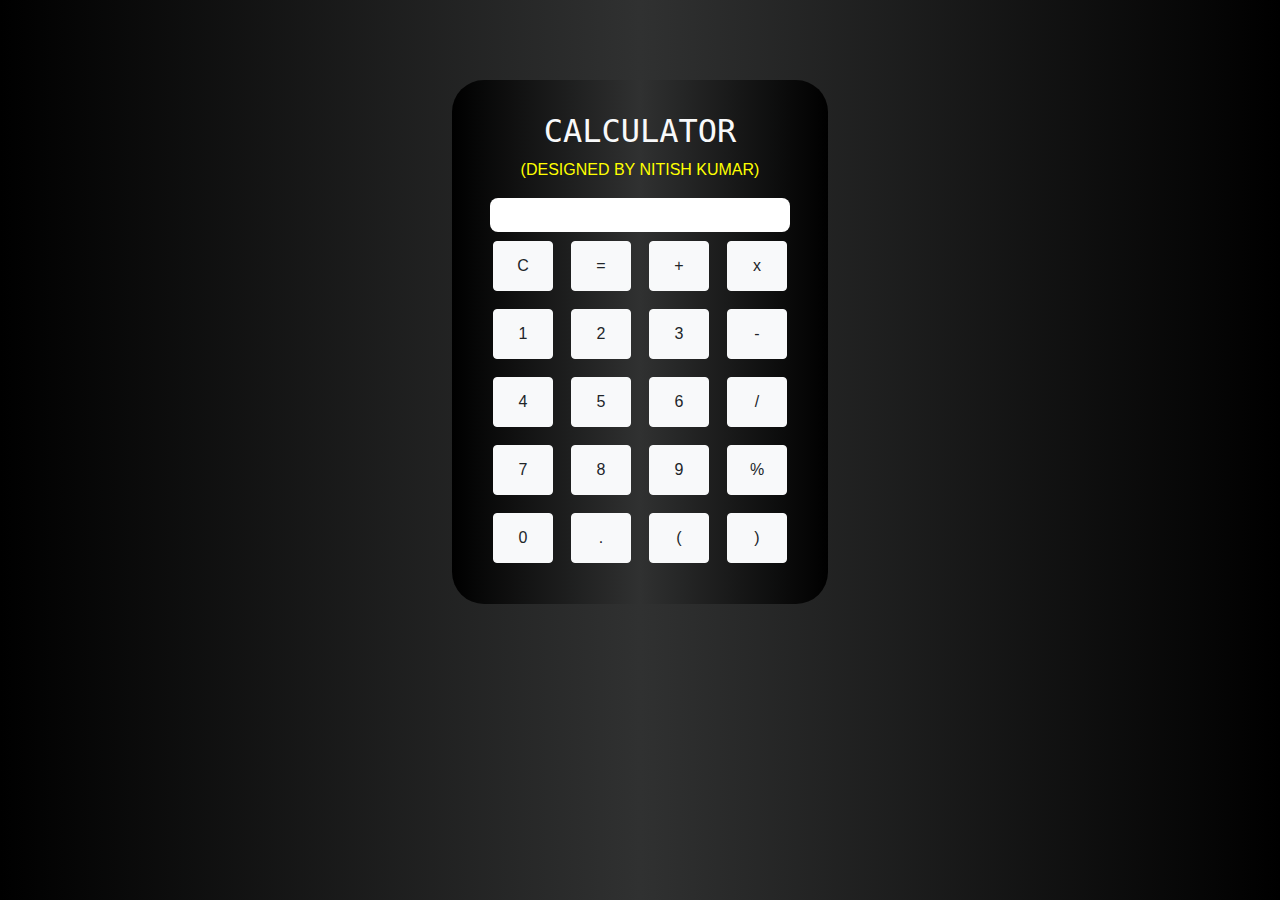
<file: 12 August/index.html>
<!DOCTYPE html>
<html lang="en">

<head>
    <meta charset="UTF-8">
    <meta http-equiv="X-UA-Compatible" content="IE=edge">
    <meta name="viewport" content="width=device-width, initial-scale=1.0">
    <title>Calculator</title>
    <link rel="stylesheet" href="public/bootstrap.min.css">
    <link rel="stylesheet" href="public/style.css">
</head>

<body>
    <div class="container">
        <h4 class="text-light">Calculator</h4>
        <p>(Designed by Nitish Kumar)</p>
        <input type="number" name="field" id="field">
        <table>
            <tr>
                <td><button class="btn btn-light">C</button></td>
                <td><button class="btn btn-light">=</button></td>
                <td><button class="btn btn-light">+</button></td>
                <td><button class="btn btn-light">x</button></td>
            </tr>
            <tr>
                <td><button class="btn btn-light">1</button></td>
                <td><button class="btn btn-light">2</button></td>
                <td><button class="btn btn-light">3</button></td>
                <td><button class="btn btn-light">-</button></td>
            </tr>
            <tr>
                <td><button class="btn btn-light">4</button></td>
                <td><button class="btn btn-light">5</button></td>
                <td><button class="btn btn-light">6</button></td>
                <td><button class="btn btn-light">/</button></td>
            </tr>
            <tr>
                <td><button class="btn btn-light">7</button></td>
                <td><button class="btn btn-light">8</button></td>
                <td><button class="btn btn-light">9</button></td>
                <td><button class="btn btn-light">%</button></td>
            </tr>
            <tr>
                <td><button class="btn btn-light">0</button></td>
                <td><button class="btn btn-light">.</button></td>
                <td><button class="btn btn-light">(</button></td>
                <td><button class="btn btn-light">)</button></td>
            </tr>
        </table>
    </div>
    <script src="public/calculator.js"></script>
</body>

</html>
</file>
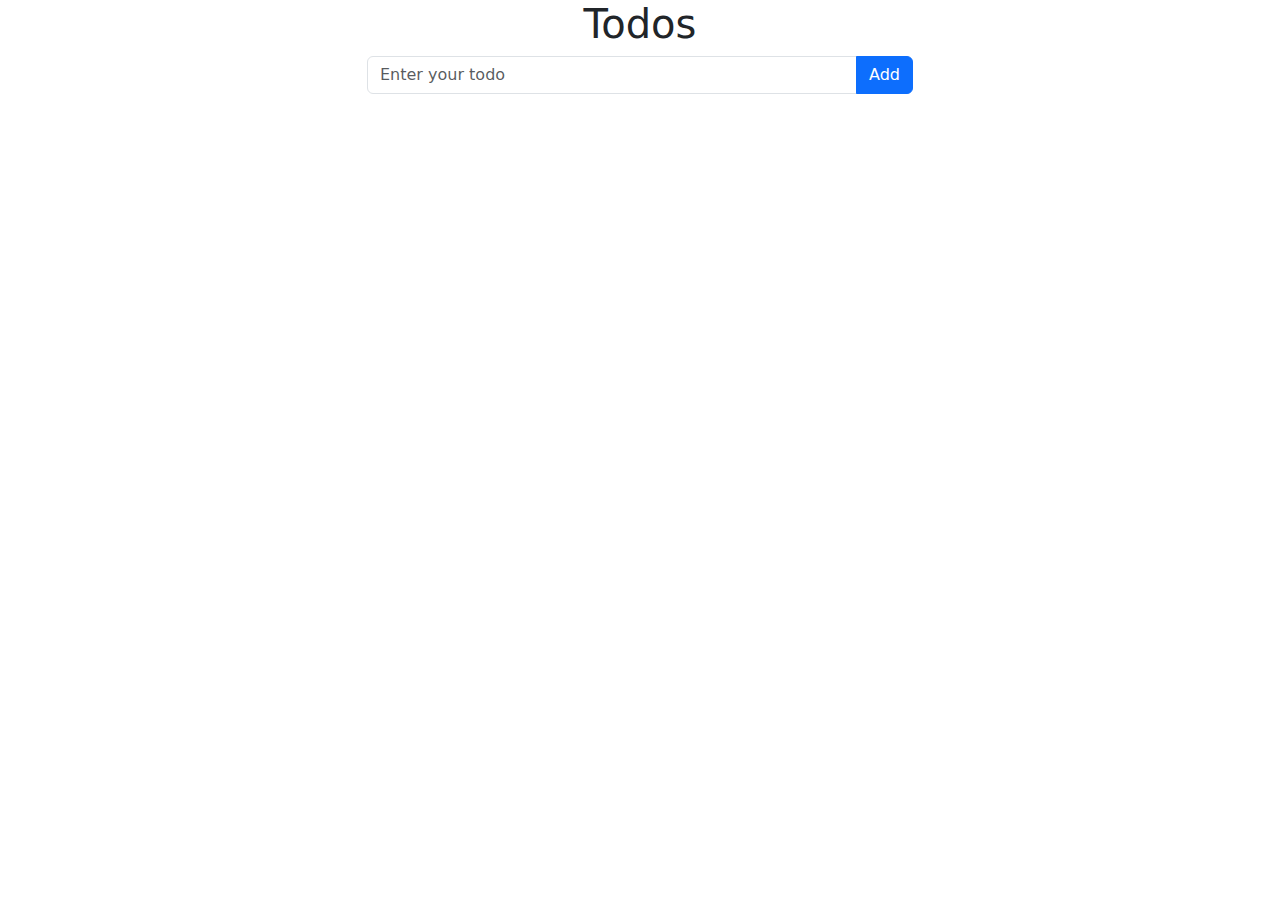
<file: 13 August/index.html>
<!DOCTYPE html>
<html lang="en">

<head>
    <meta charset="UTF-8">
    <meta name="viewport" content="width=device-width, initial-scale=1.0">
    <title>Day 05 (Todo Website)</title>
    <link rel="stylesheet" href="https://cdn.jsdelivr.net/npm/bootstrap@5.3.2/dist/css/bootstrap.min.css">
</head>

<body>
    <div class="container">
        <div class="row">
            <div class="col-md-6 offset-md-3">
                <h1 class="text-center">Todos</h1>
                <form id="todoForm">
                    <div class="input-group mb-3">
                        <input type="text" class="form-control" id="todoInput" placeholder="Enter your todo">
                        <button class="btn btn-primary" type="submit">Add</button>
                    </div>
                </form>
                <ul class="list-group
                " id="todoList">

                </ul>

            </div>
            <script src="public/script.js"></script>
            <script src="public/lab.js"></script>
            <script src="https://cdn.jsdelivr.net/npm/bootstrap@5.3.2/dist/js/bootstrap.bundle.min.js"></script>

</body>

</html>
</file>
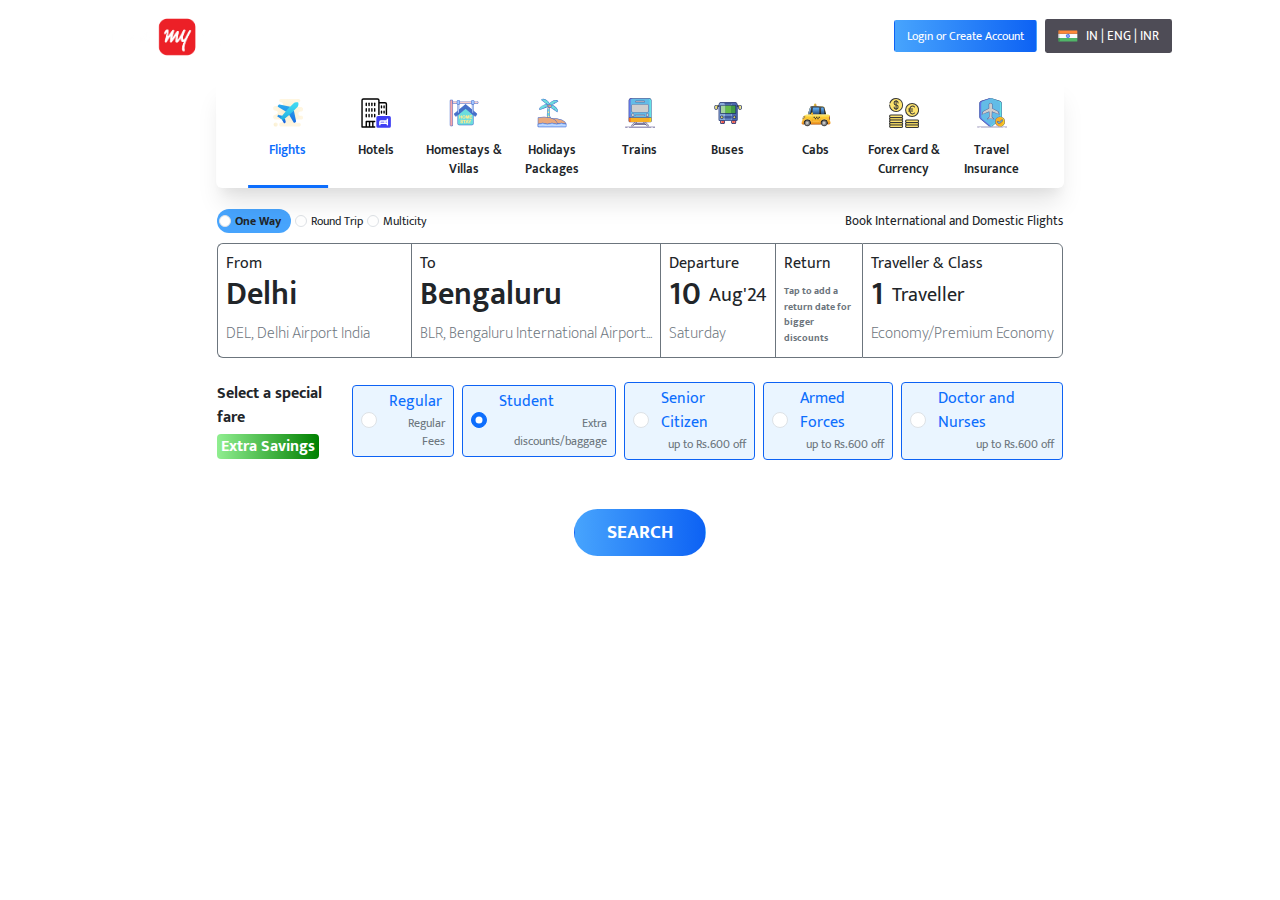
<file: 9 August/makemytrip/index.html>
<!DOCTYPE html>
<html lang="en">

<head>
    <meta charset="UTF-8">
    <meta name="viewport" content="width=device-width, initial-scale=1.0">
    <title>MakeMyTrip</title>
    <link rel="stylesheet" href="https://cdn.jsdelivr.net/npm/bootstrap@5.3.2/dist/css/bootstrap.min.css">
    <link rel="stylesheet" href="https://cdnjs.cloudflare.com/ajax/libs/font-awesome/6.6.0/css/all.min.css"
        integrity="sha512-Kc323vGBEqzTmouAECnVceyQqyqdsSiqLQISBL29aUW4U/M7pSPA/gEUZQqv1cwx4OnYxTxve5UMg5GT6L4JJg=="
        crossorigin="anonymous" referrerpolicy="no-referrer" />
    <link rel="preconnect" href="https://fonts.googleapis.com">
    <link rel="preconnect" href="https://fonts.gstatic.com" crossorigin>
    <link
        href="https://fonts.googleapis.com/css2?family=Mukta:wght@200;300;400;500;600;700;800&family=Open+Sans:ital,wght@0,300..800;1,300..800&family=Outfit:wght@100..900&family=Roboto:ital,wght@0,100;0,300;0,400;0,500;0,700;0,900;1,100;1,300;1,400;1,500;1,700;1,900&display=swap"
        rel="stylesheet">
</head>

<style>
    * {
        font-family: "Mukta", sans-serif;
        font-weight: 400;
    }

    .hero_section {
        background: url("https://imgak.mmtcdn.com/pwa_v3/pwa_commons_assets/desktop/bg4.jpg");
        background-size: cover;
        background-repeat: no-repeat;
        background-position: center;
        height: 100vh;
    }

    .navbar-brand {
        width: 150px;
    }

    .btn {
        background: linear-gradient(to right, #47A4FD, #0D62F4);
        border-radius: 0.15rem;
    }

    .login {
        color: #fff;
        font-size: 0.75rem;
    }

    .currency {
        background: #4E4C56;
        color: #fff;
        font-size: 0.8rem;
    }

    .booking {
        margin-top: 5rem;
    }

    .booking .navbar {
        top: -20%;
        left: 50%;
        width: 90%;
        transform: translateX(-50%);
        box-shadow: rgba(0, 0, 0, 0.1) 0px 20px 25px -5px, rgba(0, 0, 0, 0.04) 0px 10px 10px -5px;
    }

    .icons span:not(:has(svg)) {
        height: 40px;
        font-size: 0.8rem !important;
    }

    .icons span:has(svg) {
        height: 40px;
        align-content: center;
    }

    .icons {
        width: 5rem;
        text-align: center;
    }

    .radio_group {
        font-size: 0.75rem;
    }

    .active_radio {
        background: #47A4FD;
        border-radius: 5rem;
        padding: 0px 10px 0 20px;
        text-align: center;
    }

    .active_radio label {
        font-weight: bolder;
    }

    .radio_group+p {
        font-size: 0.8rem;
    }

    .booking_option {
        gap: 1px;
        padding: 0.5rem 0.5rem;
        height: 115px;
        transition: all 0.5s ease;
        cursor: pointer;
    }

    .booking_option:hover {
        background: #EAF5FF;
    }

    .width-350 {
        width: 350px;
        white-space: nowrap;
    }

    .return {
        width: 150px;
    }

    .return p {
        font-size: 0.65rem !important;
        margin-top: 0.5rem;
    }

    .gradient-green {
        background: linear-gradient(to right, lightgreen, green);
        padding: 0.5px 4px;
        border-radius: 0.25rem;
        width: fit-content;
    }

    .price_options {
        background-color: #EAF5FF;
        border: 1px solid #0D62F4;
        border-radius: 0.25rem;
        padding-inline: 0.5rem;
        cursor: pointer;
    }

    .price_options label,
    .price_options span {
        cursor: pointer;
    }

    .font-xs {
        font-size: 0.75rem;
    }

    .search {
        border-radius: 5rem;
        padding: 0.5rem 2rem;
        text-transform: uppercase;
        font-weight: bold;
        font-size: 1.2rem;
        left: 50%;
        transform: translateX(-50%);
        bottom: -1.5rem;
    }

    .dropdown {
        left: 50%;
        top: 80%;
        transform: translate(-50%, -50%);
        opacity: 0;
        transition: all 0.5s ease;
        box-shadow: rgba(17, 12, 46, 0.15) 0px 48px 100px 0px;
    }

    .dropdown input {
        width: 200px;
    }
    .dropdown input[type="date"]{
        width: 110px;
        outline: none;
    }

    .booking_option:hover .dropdown {
        display: block;
        opacity: 1;
    }
</style>

<body>
    <div class="container-fluid">
        <div class="row hero_section">
            <div class="col-12">
                <nav class="navbar navbar-expand-lg navbar-transparent bg-transparent px-5">
                    <div class="container-fluid px-5">
                        <a class="navbar-brand" href="#">
                            <img class="w-100 h-100 object-fit-cover" src="public/logo.avif" />
                        </a>
                        <button class="navbar-toggler" type="button" data-bs-toggle="collapse"
                            data-bs-target="#navbarNav" aria-controls="navbarNav" aria-expanded="false"
                            aria-label="Toggle navigation">
                            <span class="navbar-toggler-icon"></span>
                        </button>
                        <div class="collapse navbar-collapse" id="navbarNav">
                            <ul class="navbar-nav">
                                <li class="nav-item">
                                    <a class="nav-link active text-white" aria-current="page" href="#">Home</a>
                                </li>
                                <li class="nav-item">
                                    <a class="nav-link text-white" href="#">About</a>
                                </li>
                                <li class="nav-item">
                                    <a class="nav-link text-white" href="#">Services</a>
                                </li>
                                <li class="nav-item">
                                    <a class="nav-link text-white" href="#">Contact</a>
                                </li>
                            </ul>
                        </div>
                        <div class="d-flex align-items-center gap-2">
                            <button class="btn login">Login or Create Account</button>
                            <button class="btn currency d-flex align-items-center gap-2">
                                <svg xmlns="http://www.w3.org/2000/svg" x="0px" y="0px" width="20" height="20"
                                    viewBox="0 0 512 512">
                                    <rect width="480" height="107.9" x="14.592" y="201.196" fill="#f9f9f9"></rect>
                                    <path fill="#50b568"
                                        d="M494.592,309.1v80.94a7.665,7.665,0,0,1-7.67,7.67H22.262a7.665,7.665,0,0,1-7.67-7.67V309.1h480Z">
                                    </path>
                                    <path fill="#ff8939"
                                        d="M494.592,120.256V201.2h-480v-80.94a7.665,7.665,0,0,1,7.67-7.67h464.66A7.665,7.665,0,0,1,494.592,120.256Z">
                                    </path>
                                    <path fill="#6195f1"
                                        d="M308.682,255.146h-43.22a10.739,10.739,0,0,0-3.7-7.31L292.6,217l.14-.14A53.818,53.818,0,0,1,308.682,255.146Z">
                                    </path>
                                    <path fill="#5d74f1"
                                        d="M308.4,255.146h.28a53.818,53.818,0,0,1-15.94,38.29l-.14-.14-29.96-29.97a10.8,10.8,0,0,0,2.86-7.32,8.124,8.124,0,0,0-.04-.86H308.4Z">
                                    </path>
                                    <path fill="#5d74f1"
                                        d="M292.742,216.856l-.14.14-30.84,30.84a10.744,10.744,0,0,0-7.03-2.61h-.28V201.2h.28A53.794,53.794,0,0,1,292.742,216.856Z">
                                    </path>
                                    <path fill="#6195f1"
                                        d="M292.6,293.3l.14.14a53.794,53.794,0,0,1-38.01,15.66h-.28v-42.32h.28a10.761,10.761,0,0,0,7.91-3.45Z">
                                    </path>
                                    <path fill="#5269cc"
                                        d="M262.642,263.326a10.761,10.761,0,0,1-7.91,3.45h-.28a10.774,10.774,0,0,1-10.5-10.77,8.124,8.124,0,0,1,.04-.86,10.764,10.764,0,0,1,10.46-9.92h.28a10.757,10.757,0,0,1,10.73,9.92,8.124,8.124,0,0,1,.04.86A10.8,10.8,0,0,1,262.642,263.326Z">
                                    </path>
                                    <path fill="#5d74f1"
                                        d="M254.452,266.776V309.1a53.812,53.812,0,0,1-38.01-15.94l30.12-30.12A10.787,10.787,0,0,0,254.452,266.776Z">
                                    </path>
                                    <path fill="#6195f1"
                                        d="M254.452,201.2v44.03a10.77,10.77,0,0,0-7.05,2.87l-30.96-30.96A53.812,53.812,0,0,1,254.452,201.2Z">
                                    </path>
                                    <path fill="#5d74f1"
                                        d="M216.442,217.136,247.4,248.1a10.765,10.765,0,0,0-3.41,7.05h-43.21A53.776,53.776,0,0,1,216.442,217.136Z">
                                    </path>
                                    <path fill="#6195f1"
                                        d="M246.562,263.036l-30.12,30.12a53.776,53.776,0,0,1-15.66-38.01h43.21a8.124,8.124,0,0,0-.04.86A10.744,10.744,0,0,0,246.562,263.036Z">
                                    </path>
                                    <rect width="30" height="107.9" x="14.592" y="201.196" fill="#ddd"></rect>
                                    <path fill="#3f8e50"
                                        d="M44.592,390.036V309.1h-30v80.94a7.665,7.665,0,0,0,7.67,7.67h30A7.665,7.665,0,0,1,44.592,390.036Z">
                                    </path>
                                    <path fill="#dd7a37"
                                        d="M52.262,112.586h-30a7.665,7.665,0,0,0-7.67,7.67V201.2h30v-80.94A7.665,7.665,0,0,1,52.262,112.586Z">
                                    </path>
                                </svg>
                                <span>
                                    IN | ENG | INR
                                </span>
                            </button>
                        </div>
                    </div>
                </nav>
                <section class="w-75 p-5 bg-white mx-auto rounded booking position-relative">
                    <div
                        class="navbar d-flex justify-content-center align-items-center gap-2 position-absolute bg-white px-3 pt-3 pb-0 rounded">
                        <div
                            class="d-flex flex-column align-items-center gap-2 pb-1 border-bottom border-primary border-3 icons">
                            <span>
                                <svg xmlns="http://www.w3.org/2000/svg" x="0px" y="0px" width="30" height="30"
                                    viewBox="0 0 64 64">
                                    <radialGradient id="KcNPUBi68FYF93mR~e2JNa_119528_gr1" cx="36" cy="32" r="26.875"
                                        gradientUnits="userSpaceOnUse" spreadMethod="reflect">
                                        <stop offset="0" stop-color="#f4e9c3"></stop>
                                        <stop offset=".219" stop-color="#f8eecd"></stop>
                                        <stop offset=".644" stop-color="#fdf4dc"></stop>
                                        <stop offset="1" stop-color="#fff6e1"></stop>
                                    </radialGradient>
                                    <path fill="url(#KcNPUBi68FYF93mR~e2JNa_119528_gr1)"
                                        d="M5.5,61L5.5,61C3.015,61,1,58.985,1,56.5v0C1,54.015,3.015,52,5.5,52h0 c2.485,0,4.5,2.015,4.5,4.5v0C10,58.985,7.985,61,5.5,61z">
                                    </path>
                                    <radialGradient id="KcNPUBi68FYF93mR~e2JNb_119528_gr2" cx="32" cy="31.5" r="30.775"
                                        gradientUnits="userSpaceOnUse" spreadMethod="reflect">
                                        <stop offset="0" stop-color="#f4e9c3"></stop>
                                        <stop offset=".219" stop-color="#f8eecd"></stop>
                                        <stop offset=".644" stop-color="#fdf4dc"></stop>
                                        <stop offset="1" stop-color="#fff6e1"></stop>
                                    </radialGradient>
                                    <path fill="url(#KcNPUBi68FYF93mR~e2JNb_119528_gr2)"
                                        d="M64,24L64,24c0-2.761-2.239-5-5-5h-5c-2.761,0-5-2.238-5-5v0c0-2.762,2.238-5,5-5h0.565 C56.48,9,58,7.48,58,5.605L58,5.5C58,3.567,56.433,2,54.5,2l-38,0c-1.926,0-3.49,1.556-3.5,3.483L13,5.5 C12.99,7.43,14.552,9,16.483,9H17c2.209,0,4,1.791,4,4v0c0,2.209-1.791,4-4,4H5c-2.761,0-5,2.239-5,5v0c0,2.761,2.239,5,5,5h1 c2.209,0,4,1.791,4,4v0c0,2.209-1.791,4-4,4H5.5C2.462,35,0,37.462,0,40.5v0C0,43.538,2.462,46,5.5,46H19c1.657,0,3,1.343,3,3v0 c0,1.657-1.343,3-3,3h-1.5c-2.485,0-4.5,2.015-4.5,4.5v0c0,2.485,2.015,4.5,4.5,4.5H33h22c2.209,0,4-1.791,4-4v0 c0-2.209-1.791-4-4-4h-6.5c-1.933,0-3.5-1.567-3.5-3.5v0c0-1.933,1.567-3.5,3.5-3.5H60c2.209,0,4-1.791,4-4v0c0-2.209-1.791-4-4-4 h-1.5c-2.485,0-4.5-2.015-4.5-4.5v0c0-2.485,2.015-4.5,4.5-4.5H59C61.761,29,64,26.761,64,24z">
                                    </path>
                                    <linearGradient id="KcNPUBi68FYF93mR~e2JNc_119528_gr3" x1="18.002" x2="18.002"
                                        y1="53.541" y2="18.55" gradientUnits="userSpaceOnUse" spreadMethod="reflect">
                                        <stop offset="0" stop-color="#155cde"></stop>
                                        <stop offset=".278" stop-color="#1f7fe5"></stop>
                                        <stop offset=".569" stop-color="#279ceb"></stop>
                                        <stop offset=".82" stop-color="#2cafef"></stop>
                                        <stop offset="1" stop-color="#2eb5f0"></stop>
                                    </linearGradient>
                                    <path fill="url(#KcNPUBi68FYF93mR~e2JNc_119528_gr3)"
                                        d="M19.323,37.782l-1.32,7.215l-8.239-4.9c-0.876-0.521-1.027-1.729-0.306-2.45l1.064-1.064 c0.497-0.497,1.218-0.696,1.899-0.526L19.323,37.782z M25.218,43.677l-7.215,1.32l4.9,8.239c0.521,0.876,1.729,1.027,2.45,0.306 l1.064-1.064c0.497-0.497,0.696-1.218,0.526-1.899L25.218,43.677z">
                                    </path>
                                    <linearGradient id="KcNPUBi68FYF93mR~e2JNd_119528_gr4" x1="29.5" x2="29.5"
                                        y1="60.032" y2="-2.548" gradientUnits="userSpaceOnUse" spreadMethod="reflect">
                                        <stop offset="0" stop-color="#155cde"></stop>
                                        <stop offset=".278" stop-color="#1f7fe5"></stop>
                                        <stop offset=".569" stop-color="#279ceb"></stop>
                                        <stop offset=".82" stop-color="#2cafef"></stop>
                                        <stop offset="1" stop-color="#2eb5f0"></stop>
                                    </linearGradient>
                                    <path fill="url(#KcNPUBi68FYF93mR~e2JNd_119528_gr4)"
                                        d="M28.775,29.822L10.971,19.14c-1.116-0.669-1.305-2.209-0.385-3.129l1.425-1.425 c0.477-0.477,1.162-0.681,1.822-0.544l22.942,4.78L28.775,29.822z M33.178,34.226L43.86,52.029c0.669,1.116,2.209,1.305,3.129,0.385 l1.425-1.425c0.477-0.477,0.681-1.162,0.544-1.822l-4.78-22.942L33.178,34.226z">
                                    </path>
                                    <linearGradient id="KcNPUBi68FYF93mR~e2JNe_119528_gr5" x1="34.408" x2="34.408"
                                        y1="9" y2="48.183" gradientUnits="userSpaceOnUse" spreadMethod="reflect">
                                        <stop offset="0" stop-color="#40daf2"></stop>
                                        <stop offset=".259" stop-color="#3bd3ef"></stop>
                                        <stop offset=".624" stop-color="#2ec1e8"></stop>
                                        <stop offset="1" stop-color="#1ba7dd"></stop>
                                    </linearGradient>
                                    <path fill="url(#KcNPUBi68FYF93mR~e2JNe_119528_gr5)"
                                        d="M48.9,9c-1.857,0-3.637,0.737-4.95,2.05L31.402,23.598c-1.601,1.601-3.126,3.275-4.571,5.017 L14.817,43.101l3.187,1.895l1.895,3.187l14.486-12.014c1.742-1.445,3.416-2.97,5.017-4.571L51.95,19.05 c1.313-1.313,2.05-3.093,2.05-4.95V11c0-1.105-0.895-2-2-2H48.9z">
                                    </path>
                                </svg> </span>
                            <span class="text-primary fw-semibold">Flights</span>
                        </div>
                        <div
                            class="d-flex flex-column align-items-center gap-2 pb-1 border-bottom border-white border-3 icons">
                            <span>
                                <svg xmlns="http://www.w3.org/2000/svg" x="0px" y="0px" width="30" height="30"
                                    viewBox="0 0 64 64">
                                    <rect width="2" height="2" x="52.5" y="50.5" fill="#3e3ef4"></rect>
                                    <path fill="#3e3ef4" d="M41.5,51v1.5h8v-2H42A.50034.50034,0,0,0,41.5,51Z"></path>
                                    <path fill="#3e3ef4"
                                        d="M60,38.5H36A3.50424,3.50424,0,0,0,32.5,42V60A3.50424,3.50424,0,0,0,36,63.5H60A3.50424,3.50424,0,0,0,63.5,60V42A3.50424,3.50424,0,0,0,60,38.5ZM57.5,57a1.5,1.5,0,0,1-3,0V55.5h-13V57a1.5,1.5,0,0,1-3,0V51A3.50424,3.50424,0,0,1,42,47.5H54.5V45a1.5,1.5,0,0,1,3,0Z">
                                    </path>
                                    <path
                                        d="M2,63.5H29a1.5,1.5,0,0,0,0-3H26.5v-9H29a1.5,1.5,0,0,0,0-3H11A1.49977,1.49977,0,0,0,9.5,50V60.5h-6V5A1.50164,1.50164,0,0,1,5,3.5H35A1.50164,1.50164,0,0,1,36.5,5V35a1.5,1.5,0,0,0,3,0V11.5H51A1.50164,1.50164,0,0,1,52.5,13V35a1.5,1.5,0,0,0,3,0V13A4.50491,4.50491,0,0,0,51,8.5H39.5V5A4.50491,4.50491,0,0,0,35,.5H5A4.50491,4.50491,0,0,0,.5,5V62A1.49977,1.49977,0,0,0,2,63.5Zm21.5-3h-4v-9h4Zm-11-9h4v9h-4Z">
                                    </path>
                                    <path d="M18.5,11a1.5,1.5,0,0,0-3,0v5a1.5,1.5,0,0,0,3,0Z"></path>
                                    <path d="M30.5,11a1.5,1.5,0,0,0-3,0v5a1.5,1.5,0,0,0,3,0Z"></path>
                                    <path d="M12.5,11a1.5,1.5,0,0,0-3,0v5a1.5,1.5,0,0,0,3,0Z"></path>
                                    <path d="M24.5,11a1.5,1.5,0,0,0-3,0v5a1.5,1.5,0,0,0,3,0Z"></path>
                                    <path d="M18.5,23a1.5,1.5,0,0,0-3,0v5a1.5,1.5,0,0,0,3,0Z"></path>
                                    <path d="M30.5,23a1.5,1.5,0,0,0-3,0v5a1.5,1.5,0,0,0,3,0Z"></path>
                                    <path d="M12.5,23a1.5,1.5,0,0,0-3,0v5a1.5,1.5,0,0,0,3,0Z"></path>
                                    <path d="M24.5,23a1.5,1.5,0,0,0-3,0v5a1.5,1.5,0,0,0,3,0Z"></path>
                                    <path
                                        d="M17,33.5A1.49977,1.49977,0,0,0,15.5,35v5a1.5,1.5,0,0,0,3,0V35A1.49977,1.49977,0,0,0,17,33.5Z">
                                    </path>
                                    <path
                                        d="M29,33.5A1.49977,1.49977,0,0,0,27.5,35v5a1.5,1.5,0,0,0,3,0V35A1.49977,1.49977,0,0,0,29,33.5Z">
                                    </path>
                                    <path
                                        d="M11,33.5A1.49977,1.49977,0,0,0,9.5,35v5a1.5,1.5,0,0,0,3,0V35A1.49977,1.49977,0,0,0,11,33.5Z">
                                    </path>
                                    <path
                                        d="M23,33.5A1.49977,1.49977,0,0,0,21.5,35v5a1.5,1.5,0,0,0,3,0V35A1.49977,1.49977,0,0,0,23,33.5Z">
                                    </path>
                                    <path d="M50.5,17a1.5,1.5,0,0,0-3,0v4a1.5,1.5,0,0,0,3,0Z"></path>
                                    <path d="M45,17a1.5,1.5,0,0,0-3,0v4a1.5,1.5,0,0,0,3,0Z"></path>
                                    <path
                                        d="M49,26.5A1.49977,1.49977,0,0,0,47.5,28v4a1.5,1.5,0,0,0,3,0V28A1.49977,1.49977,0,0,0,49,26.5Z">
                                    </path>
                                    <path
                                        d="M43.5,26.5A1.49977,1.49977,0,0,0,42,28v4a1.5,1.5,0,0,0,3,0V28A1.49977,1.49977,0,0,0,43.5,26.5Z">
                                    </path>
                                </svg></span>
                            <span class="fw-semibold">Hotels</span>
                        </div>
                        <div
                            class="d-flex flex-column align-items-center gap-2 pb-1 border-bottom border-white border-3 icons">
                            <span>
                                <svg xmlns="http://www.w3.org/2000/svg" x="0px" y="0px" width="30" height="30"
                                    viewBox="0 0 256 256">
                                    <path fill="#6bdddd"
                                        d="M143.583,91.138c-1.828-1.534-4.493-1.534-6.321,0l-63.081,52.932v53.867v22.546 c0,5.54,4.491,10.03,10.03,10.03h112.42c5.54,0,10.03-4.491,10.03-10.03v-22.546v-53.868L143.583,91.138z">
                                    </path>
                                    <path fill="#f9a7a7"
                                        d="M25.5,239H14c-3.314,0-6-2.686-6-6V23c0-3.314,2.686-6,6-6h11.5c3.314,0,6,2.686,6,6v210 C31.5,236.314,28.814,239,25.5,239z">
                                    </path>
                                    <path fill="#f9cfcf"
                                        d="M31.5,46V28.805h207.903c4.748,0,8.597,3.849,8.597,8.597v0c0,4.748-3.849,8.597-8.597,8.597H31.5z">
                                    </path>
                                    <path fill="#3762cc"
                                        d="M25.5,241H14c-4.411,0-8-3.589-8-8V23c0-4.411,3.589-8,8-8h11.5c4.411,0,8,3.589,8,8v210 C33.5,237.411,29.911,241,25.5,241z M14,19c-2.206,0-4,1.794-4,4v210c0,2.206,1.794,4,4,4h11.5c2.206,0,4-1.794,4-4V23 c0-2.206-1.794-4-4-4H14z">
                                    </path>
                                    <path fill="#3762cc"
                                        d="M239.402,48H31.5c-1.104,0-2-0.896-2-2V28.805c0-1.104,0.896-2,2-2h207.902 c5.844,0,10.598,4.754,10.598,10.598C250,43.246,245.246,48,239.402,48z M33.5,44h205.902c3.638,0,6.598-2.959,6.598-6.597 c0-3.638-2.96-6.598-6.598-6.598H33.5V44z">
                                    </path>
                                    <path fill="#4671c6"
                                        d="M49.919,147.625l-5.247-6.235c-1.749-2.078-1.482-5.18,0.597-6.929l3.373-2.837l0.147-0.134l88.487-74.228 c1.828-1.533,4.493-1.533,6.321,0l91.975,77.176c2.08,1.746,2.352,4.847,0.606,6.927l-10.366,12.353 c-1.746,2.08-4.847,2.352-6.927,0.606l-75.301-63.187c-1.828-1.534-4.493-1.534-6.321,0L61.96,154.326 c-2.08,1.746-5.181,1.474-6.927-0.606L49.919,147.625z">
                                    </path>
                                    <path fill="#a4c9ff"
                                        d="M208.297,54.181h-13.75c-2.761,0-5-2.239-5-5v-22c0-2.761,2.239-5,5-5h13.75c2.761,0,5,2.239,5,5v22 C213.297,51.943,211.058,54.181,208.297,54.181z">
                                    </path>
                                    <path fill="#a4c9ff"
                                        d="M86.297,54.181h-13.75c-2.761,0-5-2.239-5-5v-22c0-2.761,2.239-5,5-5h13.75c2.761,0,5,2.239,5,5v22 C91.297,51.943,89.058,54.181,86.297,54.181z">
                                    </path>
                                    <path fill="#3762cc"
                                        d="M208.297,56.181h-13.75c-3.859,0-7-3.14-7-7v-22c0-3.86,3.141-7,7-7h13.75c3.859,0,7,3.14,7,7v22 C215.297,53.041,212.156,56.181,208.297,56.181z M194.547,24.181c-1.654,0-3,1.346-3,3v22c0,1.654,1.346,3,3,3h13.75 c1.654,0,3-1.346,3-3v-22c0-1.654-1.346-3-3-3H194.547z">
                                    </path>
                                    <path fill="#3762cc"
                                        d="M86.297,56.181h-13.75c-3.859,0-7-3.14-7-7v-22c0-3.86,3.141-7,7-7h13.75c3.859,0,7,3.14,7,7v22 C93.297,53.041,90.156,56.181,86.297,56.181z M72.547,24.181c-1.654,0-3,1.346-3,3v22c0,1.654,1.346,3,3,3h13.75 c1.654,0,3-1.346,3-3v-22c0-1.654-1.346-3-3-3H72.547z">
                                    </path>
                                    <path fill="#3762cc"
                                        d="M58.812,157.477c-0.204,0-0.409-0.009-0.615-0.027c-1.84-0.161-3.508-1.029-4.695-2.444l-10.359-12.327 c-1.189-1.414-1.758-3.206-1.6-5.047s1.024-3.51,2.439-4.7l3.455-2.915L135.99,55.73c2.576-2.162,6.315-2.161,8.892,0 l91.975,77.176c1.416,1.188,2.284,2.855,2.444,4.696c0.161,1.841-0.404,3.634-1.592,5.049l-10.365,12.354 c-2.453,2.923-6.825,3.302-9.746,0.853l-75.3-63.187c-1.088-0.912-2.664-0.913-3.75,0l-75.303,63.187 C61.988,156.913,60.434,157.477,58.812,157.477z M140.436,58.112c-0.666,0-1.332,0.228-1.875,0.683l-92.005,77.197 c-0.597,0.502-0.962,1.206-1.028,1.982s0.173,1.532,0.675,2.128l5.247,6.235c0.001,0,0.001,0.001,0.002,0.002l5.114,6.094 c0.501,0.597,1.204,0.963,1.979,1.031c0.778,0.067,1.533-0.171,2.129-0.671l75.303-63.187c2.576-2.163,6.316-2.161,8.893,0 l75.3,63.187c1.232,1.034,3.076,0.873,4.11-0.359l10.365-12.354c0.501-0.597,0.74-1.353,0.672-2.129 c-0.067-0.776-0.434-1.479-1.031-1.98l-91.974-77.176C141.768,58.339,141.102,58.112,140.436,58.112z">
                                    </path>
                                    <path fill="#ffea92"
                                        d="M106.714,147.354c-1.069,0-1.99,0.395-2.662,1.142c-0.655,0.728-0.987,1.771-0.987,3.103v6.57h-9.553v-6.57 c0-1.349-0.342-2.4-1.017-3.125c-0.694-0.743-1.598-1.12-2.688-1.12c-1.098,0-2.027,0.398-2.689,1.151 c-0.637,0.727-0.96,1.767-0.96,3.093v20.818c0,1.327,0.326,2.371,0.97,3.102c0.667,0.759,1.594,1.16,2.68,1.16 c1.063,0,1.989-0.391,2.678-1.129c0.681-0.73,1.026-1.784,1.026-3.133v-7.886h9.553v7.886c0,1.328,0.327,2.372,0.971,3.102 c0.667,0.759,1.593,1.16,2.679,1.16c1.077,0,1.979-0.38,2.679-1.129c0.681-0.729,1.025-1.783,1.025-3.133v-20.818 c0-1.349-0.342-2.4-1.017-3.125C108.707,147.731,107.804,147.354,106.714,147.354z">
                                    </path>
                                    <path fill="#ffea92"
                                        d="M134.342,149.151c-2.107-1.193-4.646-1.797-7.548-1.797c-2.137,0-4.08,0.342-5.776,1.017 c-1.719,0.683-3.199,1.686-4.401,2.979c-1.195,1.286-2.119,2.861-2.745,4.681c-0.616,1.79-0.929,3.78-0.929,5.913 c0,2.079,0.299,4.046,0.888,5.844c0.6,1.832,1.503,3.426,2.686,4.738c1.19,1.321,2.69,2.356,4.457,3.077 c1.747,0.713,3.741,1.075,5.929,1.075c2.197,0,4.185-0.352,5.908-1.046c1.744-0.703,3.239-1.736,4.441-3.069 c1.194-1.324,2.101-2.905,2.694-4.699c0.584-1.764,0.88-3.743,0.88-5.884c0-2.905-0.544-5.483-1.617-7.661 C138.113,152.097,136.476,150.358,134.342,149.151z M122.296,168.383c-0.598-0.692-1.071-1.587-1.406-2.663 c-0.347-1.111-0.522-2.381-0.522-3.775c0-1.38,0.176-2.634,0.521-3.727c0.336-1.062,0.793-1.936,1.357-2.6 c0.563-0.66,1.213-1.148,1.987-1.492c0.774-0.343,1.636-0.518,2.561-0.518c1.322,0,2.454,0.307,3.461,0.938 c0.995,0.625,1.745,1.532,2.293,2.773c0.565,1.284,0.852,2.841,0.852,4.626c0,1.932-0.31,3.565-0.921,4.852 c-0.59,1.242-1.381,2.165-2.35,2.743c-0.998,0.596-2.066,0.886-3.264,0.886c-0.924,0-1.779-0.171-2.541-0.509 C123.568,169.582,122.887,169.065,122.296,168.383z">
                                    </path>
                                    <path fill="#ffea92"
                                        d="M169.31,148.578c-0.766-0.513-1.771-0.773-2.99-0.773h-1.658c-1.135,0-1.967,0.112-2.543,0.342 c-0.686,0.274-1.217,0.787-1.536,1.481c-0.243,0.526-0.505,1.329-0.799,2.453l-2.872,10.829l-2.871-10.826 c-0.294-1.122-0.555-1.924-0.799-2.455c-0.32-0.696-0.852-1.209-1.537-1.483c-0.576-0.23-1.408-0.342-2.543-0.342h-1.658 c-1.219,0-2.225,0.26-2.99,0.773c-0.893,0.598-1.345,1.663-1.345,3.165v20.908c0,1.274,0.318,2.269,0.947,2.956 c0.644,0.702,1.509,1.072,2.504,1.072c1.023,0,1.901-0.377,2.54-1.091c0.617-0.691,0.93-1.679,0.93-2.937v-10.167l2.268,9.014 c0.146,0.556,0.287,1.091,0.426,1.603c0.159,0.59,0.383,1.14,0.665,1.633c0.322,0.564,0.775,1.031,1.348,1.388 c0.592,0.371,1.304,0.558,2.116,0.558c1.079,0,1.958-0.298,2.614-0.886c0.595-0.534,1.013-1.145,1.243-1.819 c0.184-0.539,0.419-1.374,0.699-2.484l2.266-9.005v10.167c0,1.261,0.317,2.251,0.943,2.941c0.643,0.711,1.504,1.087,2.49,1.087 c1.035,0,1.919-0.377,2.558-1.091c0.617-0.691,0.93-1.679,0.93-2.937v-20.908C170.654,150.241,170.202,149.176,169.31,148.578z">
                                    </path>
                                    <path fill="#ffea92"
                                        d="M195.554,170.822c-0.615-0.563-1.482-0.848-2.576-0.848h-11.473v-5.516h10.103 c1.091,0,1.942-0.284,2.529-0.845c0.592-0.564,0.904-1.323,0.904-2.192c0-0.877-0.322-1.635-0.932-2.19 c-0.591-0.538-1.433-0.81-2.502-0.81h-10.103v-4.489h11.058c1.107,0,1.974-0.279,2.575-0.829c0.62-0.566,0.948-1.342,0.948-2.244 c0-0.891-0.328-1.66-0.947-2.225c-0.603-0.55-1.47-0.83-2.576-0.83h-14.131c-0.897,0-1.665,0.143-2.281,0.424 c-0.708,0.324-1.233,0.845-1.562,1.548c-0.294,0.627-0.438,1.382-0.438,2.308v19.863c0,1.421,0.354,2.5,1.055,3.208 c0.703,0.711,1.788,1.072,3.226,1.072h14.546c1.095,0,1.962-0.286,2.577-0.849c0.631-0.578,0.964-1.359,0.964-2.26 C196.519,172.195,196.186,171.401,195.554,170.822z">
                                    </path>
                                    <path fill="#ffea92"
                                        d="M116.332,199.715c-0.92-0.653-2.041-1.211-3.331-1.661c-1.234-0.43-2.629-0.828-4.13-1.179 c-1.169-0.295-2.008-0.519-2.516-0.672c-0.447-0.136-0.899-0.327-1.341-0.569c-0.377-0.206-0.669-0.446-0.87-0.714 c-0.158-0.212-0.232-0.457-0.232-0.77c0-0.329,0.089-0.829,0.853-1.376c0.671-0.48,1.6-0.724,2.762-0.724 c1.226,0,2.127,0.21,2.605,0.607c0.559,0.465,1.053,1.138,1.487,2.037c0.425,0.796,0.825,1.37,1.225,1.754 c0.509,0.491,1.213,0.739,2.091,0.739c0.956,0,1.798-0.382,2.434-1.104c0.615-0.696,0.928-1.498,0.928-2.384 c0-0.847-0.217-1.717-0.644-2.586c-0.419-0.852-1.079-1.666-1.961-2.419c-0.874-0.746-1.976-1.348-3.273-1.79 c-1.283-0.436-2.808-0.657-4.531-0.657c-2.149,0-4.058,0.331-5.674,0.983c-1.676,0.677-2.983,1.672-3.886,2.958 c-0.91,1.296-1.371,2.793-1.371,4.45c0,1.736,0.443,3.223,1.318,4.42c0.849,1.16,2.003,2.085,3.433,2.75 c1.338,0.622,3.007,1.168,4.965,1.627c1.382,0.316,2.492,0.616,3.299,0.892c0.692,0.235,1.258,0.574,1.68,1.004 c0.349,0.356,0.518,0.826,0.518,1.437c0,0.789-0.345,1.413-1.085,1.965c-0.811,0.604-1.91,0.91-3.269,0.91 c-0.987,0-1.772-0.147-2.335-0.438c-0.559-0.288-0.99-0.65-1.285-1.077c-0.348-0.502-0.679-1.145-0.981-1.903 c-0.336-0.861-0.746-1.507-1.254-1.976c-0.579-0.535-1.289-0.806-2.11-0.806c-0.961,0-1.804,0.345-2.438,0.996 c-0.637,0.653-0.96,1.449-0.96,2.365c0,1.306,0.432,2.648,1.281,3.987c0.833,1.313,1.933,2.378,3.271,3.167 c1.84,1.071,4.181,1.614,6.955,1.614c2.31,0,4.347-0.394,6.056-1.171c1.756-0.798,3.115-1.929,4.039-3.36 c0.926-1.433,1.396-3.064,1.396-4.851c0-1.489-0.277-2.78-0.823-3.838C118.08,201.294,117.308,200.406,116.332,199.715z">
                                    </path>
                                    <path fill="#ffea92"
                                        d="M143.89,189.914c0-0.938-0.347-1.749-1.004-2.345c-0.639-0.579-1.559-0.872-2.735-0.872h-17.015 c-1.119,0-2.015,0.281-2.66,0.835c-0.683,0.584-1.044,1.408-1.044,2.381c0,0.938,0.345,1.747,0.995,2.336 c0.632,0.573,1.543,0.863,2.709,0.863h4.84v18.196c0,1.348,0.341,2.4,1.013,3.129c0.684,0.741,1.607,1.133,2.673,1.133 c1.052,0,1.967-0.389,2.646-1.125c0.666-0.723,1.004-1.779,1.004-3.137v-18.196h4.84c1.159,0,2.073-0.287,2.716-0.854 C143.536,191.669,143.89,190.858,143.89,189.914z">
                                    </path>
                                    <path fill="#ffea92"
                                        d="M159.577,191.883c-0.329-0.863-0.6-1.554-0.813-2.069c-0.236-0.575-0.531-1.12-0.876-1.621 c-0.393-0.569-0.91-1.038-1.539-1.393c-0.649-0.367-1.442-0.553-2.357-0.553c-0.903,0-1.69,0.186-2.34,0.553 c-0.633,0.358-1.153,0.836-1.547,1.423c-0.347,0.518-0.672,1.162-0.965,1.913l-0.693,1.773l-6.756,17.151 c-0.288,0.714-0.491,1.264-0.621,1.681c-0.15,0.48-0.227,0.957-0.227,1.415c0,0.894,0.375,1.724,1.085,2.4 c0.707,0.674,1.539,1.016,2.475,1.016c1.395,0,2.135-0.594,2.511-1.092c0.411-0.545,0.869-1.504,1.4-2.93l1.019-2.738h9.358 l1.027,2.698c0.171,0.415,0.375,0.893,0.612,1.435c0.271,0.62,0.529,1.081,0.788,1.407c0.294,0.373,0.662,0.671,1.095,0.888 c0.438,0.22,0.953,0.332,1.529,0.332c0.992,0,1.853-0.356,2.555-1.059c0.702-0.702,1.059-1.507,1.059-2.392 c0-0.738-0.282-1.759-0.884-3.206L159.577,191.883z M151.466,202.793l2.499-6.967l2.545,6.967H151.466z">
                                    </path>
                                    <path fill="#ffea92"
                                        d="M187.358,187.187c-0.643-0.625-1.444-0.941-2.383-0.941c-0.591,0-1.115,0.117-1.562,0.348 c-0.415,0.216-0.793,0.525-1.126,0.922c-0.278,0.333-0.535,0.692-0.764,1.069l-0.75,1.233l-4.139,6.649l-4.091-6.644 c-0.8-1.306-1.395-2.167-1.817-2.629c-0.574-0.629-1.384-0.948-2.406-0.948c-0.955,0-1.776,0.315-2.439,0.937 c-0.674,0.63-1.029,1.431-1.029,2.316c0,0.525,0.146,1.093,0.444,1.735c0.253,0.547,0.664,1.274,1.265,2.231l6.293,9.756v8.087 c0,1.36,0.338,2.416,1.004,3.137c0.677,0.736,1.599,1.125,2.664,1.125s1.96-0.38,2.66-1.129c0.681-0.729,1.025-1.783,1.025-3.133 v-8.084l6.447-9.891c0.584-0.876,0.988-1.551,1.237-2.063c0.295-0.604,0.444-1.225,0.444-1.844 C188.337,188.586,187.999,187.811,187.358,187.187z">
                                    </path>
                                    <g>
                                        <path fill="#e0ebfc"
                                            d="M196.351,54.181v68.747c0,2.801,2.271,5.071,5.071,5.071s5.071-2.271,5.071-5.071V54.181H196.351z">
                                        </path>
                                    </g>
                                    <g>
                                        <path fill="#e0ebfc"
                                            d="M74.351,54.181v68.747c0,2.801,2.271,5.071,5.071,5.071s5.071-2.271,5.071-5.071V54.181H74.351z">
                                        </path>
                                    </g>
                                    <g>
                                        <path fill="#3762cc"
                                            d="M201.422,130c-3.899,0-7.071-3.172-7.071-7.071V54.182c0-1.104,0.896-2,2-2h10.143c1.104,0,2,0.896,2,2 v68.747C208.493,126.828,205.321,130,201.422,130z M198.351,56.182v66.747c0,1.693,1.378,3.071,3.071,3.071 s3.071-1.378,3.071-3.071V56.182H198.351z">
                                        </path>
                                    </g>
                                    <g>
                                        <path fill="#3762cc"
                                            d="M79.422,130c-3.899,0-7.071-3.172-7.071-7.071V54.182c0-1.104,0.896-2,2-2h10.143c1.104,0,2,0.896,2,2v68.747 C86.493,126.828,83.321,130,79.422,130z M76.351,56.182v66.747c0,1.693,1.378,3.071,3.071,3.071s3.071-1.378,3.071-3.071V56.182 H76.351z">
                                        </path>
                                    </g>
                                    <g>
                                        <path fill="#3762cc"
                                            d="M196.631,232.514H84.211c-6.634,0-12.03-5.397-12.03-12.03v-76.413c0-0.591,0.262-1.152,0.715-1.532 l63.081-52.932c2.576-2.163,6.316-2.161,8.893,0l63.077,52.931c0.453,0.38,0.715,0.941,0.715,1.532v76.415 C208.661,227.117,203.265,232.514,196.631,232.514z M76.181,145.003v75.48c0,4.428,3.603,8.03,8.03,8.03h112.42 c4.428,0,8.03-3.603,8.03-8.03v-75.482l-62.363-52.331h-0.001c-1.087-0.913-2.664-0.912-3.749,0L76.181,145.003z">
                                        </path>
                                    </g>
                                </svg></span>
                            <span class="fw-semibold">Homestays & Villas</span>
                        </div>
                        <div
                            class="d-flex flex-column align-items-center gap-2 pb-1 border-bottom border-white border-3 icons">
                            <span>
                                <svg xmlns="http://www.w3.org/2000/svg" x="0px" y="0px" width="30" height="30"
                                    viewBox="0 0 256 256">
                                    <path fill="#6bdddd"
                                        d="M81.688,45.113l-5.7,3.254L36.682,15.383c9.042-10.775,31.665-6.677,50.531,9.153s26.83,37.4,17.789,48.173L79.473,51.288Z">
                                    </path>
                                    <path fill="#3762cc"
                                        d="M105,74.709a2,2,0,0,1-1.286-.467L78.187,52.82a2,2,0,0,1-.6-2.207l.387-1.077-.994.568a2,2,0,0,1-2.277-.2L35.4,16.915A2,2,0,0,1,35.15,14.1C40,8.313,48.338,6.152,58.62,8.015,68.5,9.805,79.111,15.128,88.5,23s16.472,17.4,19.951,26.822c3.619,9.8,2.939,18.384-1.915,24.169a2,2,0,0,1-1.358.707C105.118,74.707,105.06,74.709,105,74.709ZM81.826,50.652l22.81,19.139c2.778-4.61,2.817-11.113.06-18.58-3.241-8.777-9.907-17.706-18.769-25.142S67.114,13.618,57.907,11.951c-7.832-1.42-14.23-.251-18.287,3.286l36.589,30.7L80.7,43.376a2,2,0,0,1,2.874,2.413Z">
                                    </path>
                                    <path fill="#6bdddd"
                                        d="M145.291,40.981l1.109,6.466L101.961,73.1c-7.033-12.181,4.556-32.038,25.884-44.352s44.319-12.422,51.352-.241L150.336,45.174Z">
                                    </path>
                                    <path fill="#3762cc"
                                        d="M101.96,75.1a1.979,1.979,0,0,1-.517-.068,2,2,0,0,1-1.214-.932c-7.7-13.339,3.99-34.021,26.616-47.084s46.383-12.848,54.085.491a2,2,0,0,1-.733,2.732L151.336,46.906a2,2,0,0,1-2.278-.194l-.88-.731.194,1.127a2,2,0,0,1-.972,2.071L102.96,74.836A2,2,0,0,1,101.96,75.1Zm57.2-53.721c-8.963,0-19.834,3.049-30.316,9.1C109.564,41.616,98.422,58.973,102.825,70.3l41.368-23.883-.874-5.093a2,2,0,0,1,3.25-1.876l3.974,3.3,25.789-14.89C172.862,23.532,166.684,21.383,159.161,21.383Z">
                                    </path>
                                    <path fill="#6bdddd"
                                        d="M87.033,117.454l.011-.129a183.86,183.86,0,0,1,3.736-24.22,321.611,321.611,0,0,1,8.7-31.616L110.035,66h0s-13.195,63.567,4.836,107.609a2.568,2.568,0,0,1-2.363,3.557h-22.9a2.57,2.57,0,0,1-2.553-2.307A306.213,306.213,0,0,1,87.033,117.454Z">
                                    </path>
                                    <path fill="#ffea92"
                                        d="M86.216,164.624c-.258-4.228-.419-8.618-.482-13.141H108.47a127.808,127.808,0,0,0,3.22,13.141Z">
                                    </path>
                                    <path fill="#ffea92"
                                        d="M105.711,128.232H86.258q.3-5.322.775-10.778l.011-.129c.066-.745.142-1.49.217-2.234h18.121C105.368,119.367,105.466,123.769,105.711,128.232Z">
                                    </path>
                                    <path fill="#ffea92"
                                        d="M106.487,91.84H91.07c.036-.158.069-.318.106-.476,1.066-4.637,2.145-8.9,3.158-12.665h13.631C107.456,82.446,106.931,86.889,106.487,91.84Z">
                                    </path>
                                    <path fill="#3762cc"
                                        d="M112.508,179.166h-22.9a4.561,4.561,0,0,1-4.542-4.1,308.62,308.62,0,0,1-.023-57.787h0l.011-.129a186.593,186.593,0,0,1,3.778-24.485A327.568,327.568,0,0,1,97.59,60.833a2,2,0,0,1,2.676-1.183l10.555,4.511a2,2,0,0,1,1.173,2.245c-.131.63-12.859,63.489,4.728,106.445a4.567,4.567,0,0,1-4.214,6.315ZM100.693,64.183c-1.414,4.356-4.81,15.328-7.962,29.36A182.654,182.654,0,0,0,89.036,117.5l-.011.128h0a304.567,304.567,0,0,0,.017,57.022.57.57,0,0,0,.564.516h22.9a.532.532,0,0,0,.46-.244.577.577,0,0,0,.052-.556C96.346,133.638,105.79,77.6,107.76,67.2Zm-13.66,53.271h0Z">
                                    </path>
                                    <path fill="#6bdddd"
                                        d="M69.32,75.956l-.03,6.56L21.07,100.067C16.26,86.849,31.12,69.306,54.263,60.883s45.8-4.537,50.614,8.68L73.56,80.962Z">
                                    </path>
                                    <path fill="#6bdddd"
                                        d="M146.956,93.868l-5.391,3.738L99.53,68.173c8.068-11.522,30.962-9.411,51.136,4.715s29.988,34.918,21.92,46.439l-27.3-19.115Z">
                                    </path>
                                    <path fill="#3762cc"
                                        d="M172.587,121.328a2.006,2.006,0,0,1-1.148-.362l-27.3-19.115a2,2,0,0,1-.787-2.147l.291-1.106-.94.652a2,2,0,0,1-2.287-.006L98.383,69.812a2,2,0,0,1-.491-2.786c8.836-12.618,32.519-10.761,53.921,4.224s31.247,36.608,22.413,49.225a2,2,0,0,1-1.291.822A2.064,2.064,0,0,1,172.587,121.328ZM147.576,99.374l24.394,17.08c5.373-10.9-4.214-29.158-22.451-41.928s-38.676-15.532-47.078-6.756l39.129,27.4,4.246-2.943a2,2,0,0,1,3.075,2.152Z">
                                    </path>
                                    <path fill="#3762cc"
                                        d="M21.07,102.066a2,2,0,0,1-1.879-1.316C13.923,86.277,29.028,67.939,53.579,59s47.909-4.6,53.177,9.876a2,2,0,0,1-1.195,2.564l-31.316,11.4a2,2,0,0,1-2.21-.587l-.74-.873,0,1.144A2,2,0,0,1,69.974,84.4l-48.22,17.55A2.011,2.011,0,0,1,21.07,102.066Zm57.2-43.673a69.194,69.194,0,0,0-23.326,4.369C34.027,70.376,20.04,85.535,22.41,97.451L67.3,81.113l.024-5.166a2,2,0,0,1,3.526-1.284l3.34,3.942L102.169,68.42C98.594,61.905,89.547,58.393,78.273,58.393ZM69.29,82.516h0Z">
                                    </path>
                                    <circle cx="95.806" cy="68.247" r="11.452" fill="#eaa97d"></circle>
                                    <path fill="#3762cc"
                                        d="M95.806,81.7a13.452,13.452,0,1,1,13.451-13.451A13.466,13.466,0,0,1,95.806,81.7Zm0-22.9a9.452,9.452,0,1,0,9.451,9.453A9.463,9.463,0,0,0,95.806,58.8Z">
                                    </path>
                                    <circle cx="110.259" cy="69.653" r="11.452" fill="#eaa97d"></circle>
                                    <path fill="#3762cc"
                                        d="M110.259,83.1a13.452,13.452,0,1,1,13.452-13.451A13.467,13.467,0,0,1,110.259,83.1Zm0-22.9a9.452,9.452,0,1,0,9.452,9.452A9.463,9.463,0,0,0,110.259,60.2Z">
                                    </path>
                                    <path fill="#eaa97d"
                                        d="M247.75,221.13c-8.437-26.352-51.791-46.422-104.014-46.422S48.158,194.778,39.721,221.13Z">
                                    </path>
                                    <path fill="#3762cc"
                                        d="M247.75,223.13H39.721a2,2,0,0,1-1.9-2.609c8.871-27.7,53.416-47.813,105.919-47.813s97.049,20.108,105.919,47.813a2,2,0,0,1-1.9,2.609Zm-205.158-4H244.879c-4.745-11.281-16.527-21.594-33.539-29.27-18.8-8.481-42.806-13.152-67.6-13.152s-48.807,4.671-67.6,13.152C59.12,197.536,47.337,207.849,42.592,219.13Z">
                                    </path>
                                    <path fill="#eaa97d"
                                        d="M60.1,162.46A199.272,199.272,0,0,0,7.75,169.192V243.13H167.2a36.026,36.026,0,0,0,6.742-20.454C173.942,189.419,122.971,162.46,60.1,162.46Z">
                                    </path>
                                    <path fill="#3762cc"
                                        d="M167.2,245.13H7.75a2,2,0,0,1-2-2V169.192a2,2,0,0,1,1.471-1.929,200.008,200.008,0,0,1,52.875-6.8c30.729,0,59.651,6.346,81.436,17.869,22.19,11.736,34.409,27.486,34.409,44.347a37.915,37.915,0,0,1-7.089,21.582A2,2,0,0,1,167.2,245.13Zm-157.45-4H166.129a33.64,33.64,0,0,0,5.812-18.454c0-32.1-50.173-58.216-111.845-58.216A199.759,199.759,0,0,0,9.75,170.725Z">
                                    </path>
                                    <path fill="#a4c9ff"
                                        d="M247.75,221.13c-20,0-20-8-40-8s-20,8-40,8-20-8-40-8-20,8-40,8-20-8-40-8-20,8-40,8v21.5a4,4,0,0,0,4,4h232a4,4,0,0,0,4-4Z">
                                    </path>
                                    <path fill="#e0ebfc"
                                        d="M248.25,239.63a49.184,49.184,0,0,1-21.112-4.214,43.533,43.533,0,0,0-18.885-3.786,43.53,43.53,0,0,0-18.885,3.786,49.193,49.193,0,0,1-21.113,4.214,49.189,49.189,0,0,1-21.113-4.214,43.535,43.535,0,0,0-18.886-3.786,43.533,43.533,0,0,0-18.885,3.786,49.194,49.194,0,0,1-21.114,4.214,49.2,49.2,0,0,1-21.115-4.214,43.548,43.548,0,0,0-18.888-3.786,43.545,43.545,0,0,0-18.888,3.786A49.2,49.2,0,0,1,8.25,239.63v-6a43.562,43.562,0,0,0,18.888-3.785,49.2,49.2,0,0,1,21.116-4.215,49.2,49.2,0,0,1,21.116,4.215,43.557,43.557,0,0,0,18.887,3.785,43.555,43.555,0,0,0,18.886-3.785,49.187,49.187,0,0,1,21.113-4.215,49.192,49.192,0,0,1,21.114,4.215,43.546,43.546,0,0,0,18.885,3.785,43.55,43.55,0,0,0,18.885-3.785,49.187,49.187,0,0,1,21.113-4.215,49.187,49.187,0,0,1,21.113,4.215,43.545,43.545,0,0,0,18.884,3.785Z">
                                    </path>
                                    <path fill="#3762cc"
                                        d="M243.75,248.63h-232a6.006,6.006,0,0,1-6-6v-21.5a2,2,0,0,1,2-2,44.386,44.386,0,0,0,19.259-3.857,48.348,48.348,0,0,1,20.745-4.143A48.363,48.363,0,0,1,68.5,215.273a44.384,44.384,0,0,0,19.258,3.857,44.375,44.375,0,0,0,19.257-3.857,48.333,48.333,0,0,1,20.742-4.143,48.353,48.353,0,0,1,20.743,4.143,44.374,44.374,0,0,0,19.256,3.857,44.374,44.374,0,0,0,19.256-3.857,48.348,48.348,0,0,1,20.742-4.143,48.348,48.348,0,0,1,20.742,4.143,44.372,44.372,0,0,0,19.255,3.857,2,2,0,0,1,2,2v21.5A6.006,6.006,0,0,1,243.75,248.63ZM9.75,223.1V242.63a2,2,0,0,0,2,2h232a2,2,0,0,0,2-2V223.1a47.711,47.711,0,0,1-18.741-4.116,44.388,44.388,0,0,0-19.256-3.857,44.388,44.388,0,0,0-19.256,3.857,48.333,48.333,0,0,1-20.742,4.143,48.333,48.333,0,0,1-20.742-4.143,44.39,44.39,0,0,0-19.257-3.857,44.388,44.388,0,0,0-19.256,3.857,48.338,48.338,0,0,1-20.743,4.143,48.343,48.343,0,0,1-20.744-4.143,44.4,44.4,0,0,0-19.259-3.857A44.4,44.4,0,0,0,28.5,218.987,47.707,47.707,0,0,1,9.75,223.1Z">
                                    </path>
                                </svg></span>
                            <span class="fw-semibold">Holidays Packages</span>
                        </div>
                        <div
                            class="d-flex flex-column align-items-center gap-2 pb-1 border-bottom border-white border-3 icons">
                            <span>
                                <svg xmlns="http://www.w3.org/2000/svg" x="0px" y="0px" width="30" height="30"
                                    viewBox="0 0 256 256">
                                    <rect width="104.257" height="13.083" x="75.872" y="215.367" fill="#AFAFAF"></rect>
                                    <path fill="#CECECE"
                                        d="M60.936,242.416c-1.712,0-3.421-0.667-4.704-1.996c-2.512-2.597-2.44-6.738,0.157-9.249l53.652-51.857 c2.597-2.513,6.739-2.443,9.249,0.157c2.512,2.597,2.44,6.738-0.157,9.249L65.48,240.577 C64.21,241.805,62.572,242.416,60.936,242.416z">
                                    </path>
                                    <path fill="#CECECE"
                                        d="M195.064,242.416c1.712,0,3.421-0.667,4.704-1.996c2.512-2.597,2.44-6.738-0.157-9.249l-53.652-51.857 c-2.597-2.513-6.739-2.443-9.249,0.157c-2.512,2.597-2.44,6.738,0.157,9.249l53.652,51.857 C191.79,241.805,193.428,242.416,195.064,242.416z">
                                    </path>
                                    <path fill="#63BCE7"
                                        d="M203.711,1.895H52.289c-11.046,0-20,8.954-20,20v173.66c0,5.523,4.477,10,10,10h171.422 c5.523,0,10-4.477,10-10V21.895C223.711,10.849,214.757,1.895,203.711,1.895z">
                                    </path>
                                    <path fill="#63E2E7"
                                        d="M203.711,1.895h-15c11.046,0,20,8.954,20,20v173.66c0,5.523-4.477,10-10,10h15c5.523,0,10-4.477,10-10 V21.895C223.711,10.849,214.757,1.895,203.711,1.895z">
                                    </path>
                                    <path fill="#6377E7"
                                        d="M47.289,195.555V21.895c0-11.046,8.954-20,20-20h-15c-11.046,0-20,8.954-20,20v173.66 c0,5.523,4.477,10,10,10h15C51.766,205.555,47.289,201.078,47.289,195.555z">
                                    </path>
                                    <path fill="#CECECE"
                                        d="M68.429,159.776h-4.687c-4.198,0-7.602-3.403-7.602-7.602v-11.775c0-4.198,3.403-7.602,7.602-7.602h4.687 c4.198,0,7.602,3.404,7.602,7.602v11.775C76.031,156.372,72.627,159.776,68.429,159.776z">
                                    </path>
                                    <path fill="#CECECE"
                                        d="M192.258,159.776h-4.687c-4.198,0-7.602-3.403-7.602-7.602v-11.775c0-4.198,3.404-7.602,7.602-7.602h4.687 c4.198,0,7.602,3.404,7.602,7.602v11.775C199.86,156.372,196.457,159.776,192.258,159.776z">
                                    </path>
                                    <path fill="#F8AF23"
                                        d="M42.289,205.555h171.422c5.523,0,10-4.477,10-10V168.61H32.289v26.945 C32.289,201.078,36.766,205.555,42.289,205.555z">
                                    </path>
                                    <path fill="#F8D323"
                                        d="M208.711,168.61v26.945c0,5.523-4.477,10-10,10h15c5.523,0,10-4.477,10-10V168.61H208.711z">
                                    </path>
                                    <path fill="#F87023"
                                        d="M47.289,195.555V168.61h-15v26.945c0,5.523,4.477,10,10,10h15 C51.766,205.555,47.289,201.078,47.289,195.555z">
                                    </path>
                                    <path fill="#CECECE"
                                        d="M189.86,120.885H66.14c-5.523,0-10-4.477-10-10v-46.26c0-5.523,4.477-10,10-10H189.86 c5.523,0,10,4.477,10,10v46.26C199.86,116.407,195.383,120.885,189.86,120.885z">
                                    </path>
                                    <path fill="#CECECE"
                                        d="M164.119,150.63H91.881c-1.834,0-3.32-1.487-3.32-3.32v-2.047c0-1.834,1.487-3.32,3.32-3.32h72.237 c1.834,0,3.32,1.487,3.32,3.32v2.047C167.439,149.144,165.952,150.63,164.119,150.63z">
                                    </path>
                                    <path fill="#CECECE"
                                        d="M164.119,34.697H91.881c-1.834,0-3.32-1.487-3.32-3.32V29.33c0-1.834,1.487-3.32,3.32-3.32h72.237 c1.834,0,3.32,1.487,3.32,3.32v2.047C167.439,33.211,165.952,34.697,164.119,34.697z">
                                    </path>
                                    <path fill="#3F3679"
                                        d="M66.14,122.385H189.86c6.341,0,11.5-5.159,11.5-11.5v-46.26c0-6.341-5.159-11.5-11.5-11.5H66.14 c-6.341,0-11.5,5.159-11.5,11.5v46.26C54.64,117.226,59.798,122.385,66.14,122.385z M57.64,64.625c0-4.687,3.813-8.5,8.5-8.5 H189.86c4.687,0,8.5,3.813,8.5,8.5v46.26c0,4.687-3.813,8.5-8.5,8.5H66.14c-4.687,0-8.5-3.813-8.5-8.5V64.625z">
                                    </path>
                                    <path fill="#3F3679"
                                        d="M63.742,161.275h4.687c5.019,0,9.102-4.083,9.102-9.102v-11.775c0-5.019-4.083-9.102-9.102-9.102h-4.687 c-5.019,0-9.102,4.083-9.102,9.102v11.775C54.64,157.192,58.723,161.275,63.742,161.275z M57.64,140.399 c0-3.365,2.737-6.102,6.102-6.102h4.687c3.365,0,6.102,2.737,6.102,6.102v11.775c0,3.364-2.737,6.102-6.102,6.102h-4.687 c-3.365,0-6.102-2.737-6.102-6.102V140.399z">
                                    </path>
                                    <path fill="#3F3679"
                                        d="M192.259,131.297h-4.688c-5.019,0-9.102,4.083-9.102,9.102v11.775c0,5.019,4.083,9.102,9.102,9.102h4.688 c5.019,0,9.102-4.083,9.102-9.102v-11.775C201.36,135.38,197.277,131.297,192.259,131.297z M198.36,152.174 c0,3.364-2.737,6.102-6.102,6.102h-4.688c-3.364,0-6.102-2.737-6.102-6.102v-11.775c0-3.365,2.737-6.102,6.102-6.102h4.688 c3.364,0,6.102,2.737,6.102,6.102V152.174z">
                                    </path>
                                    <path fill="#3F3679"
                                        d="M164.118,140.442H91.881c-2.658,0-4.82,2.163-4.82,4.82v2.047c0,2.658,2.163,4.82,4.82,4.82h72.237 c2.658,0,4.821-2.163,4.821-4.82v-2.047C168.939,142.605,166.776,140.442,164.118,140.442z M165.939,147.31 c0,1.004-0.817,1.82-1.821,1.82H91.881c-1.004,0-1.82-0.816-1.82-1.82v-2.047c0-1.004,0.816-1.82,1.82-1.82h72.237 c1.004,0,1.821,0.816,1.821,1.82V147.31z">
                                    </path>
                                    <path fill="#3F3679"
                                        d="M91.881,36.197h72.237c2.658,0,4.821-2.163,4.821-4.82V29.33c0-2.658-2.163-4.82-4.821-4.82H91.881 c-2.658,0-4.82,2.163-4.82,4.82v2.047C87.061,34.035,89.224,36.197,91.881,36.197z M90.061,29.33c0-1.004,0.816-1.82,1.82-1.82 h72.237c1.004,0,1.821,0.816,1.821,1.82v2.047c0,1.004-0.817,1.82-1.821,1.82H91.881c-1.004,0-1.82-0.816-1.82-1.82V29.33z">
                                    </path>
                                    <path fill="#3F3679"
                                        d="M20.748,252.605H1.568c-0.829,0-1.5,0.671-1.5,1.5s0.671,1.5,1.5,1.5h19.179c0.829,0,1.5-0.671,1.5-1.5 S21.576,252.605,20.748,252.605z">
                                    </path>
                                    <path fill="#3F3679"
                                        d="M254.432,252.605h-19.179c-0.828,0-1.5,0.671-1.5,1.5s0.672,1.5,1.5,1.5h19.179c0.828,0,1.5-0.671,1.5-1.5 S255.26,252.605,254.432,252.605z">
                                    </path>
                                    <path fill="#3F3679"
                                        d="M224.39,252.605H31.611c-0.829,0-1.5,0.671-1.5,1.5s0.671,1.5,1.5,1.5H224.39c0.828,0,1.5-0.671,1.5-1.5 S225.218,252.605,224.39,252.605z">
                                    </path>
                                    <path fill="#3F3679"
                                        d="M1.568,243.916h252.863c0.828,0,1.5-0.671,1.5-1.5s-0.672-1.5-1.5-1.5h-53.105 c1.182-1.463,1.812-3.275,1.779-5.178c-0.036-2.147-0.907-4.152-2.452-5.645l-23.835-23.038h36.892c6.341,0,11.5-5.159,11.5-11.5 v0V168.61V21.895c0-11.855-9.645-21.5-21.5-21.5H52.289c-11.855,0-21.5,9.645-21.5,21.5V168.61v26.945v0 c0,6.341,5.159,11.5,11.5,11.5h36.893l-23.835,23.038c-1.544,1.493-2.415,3.498-2.452,5.645c-0.032,1.904,0.596,3.716,1.779,5.178 H1.568c-0.829,0-1.5,0.671-1.5,1.5S0.74,243.916,1.568,243.916z M102.309,207.055h51.416c0.035,0.042,0.051,0.094,0.091,0.133 l6.91,6.679H95.273l7.011-6.777C102.295,207.08,102.299,207.066,102.309,207.055z M213.711,204.055H42.289 c-4.687,0-8.5-3.813-8.5-8.5V170.11h188.422v25.445C222.211,200.242,218.397,204.055,213.711,204.055z M92.172,216.865 c0.007,0,0.014,0.002,0.021,0.002h71.638l10.432,10.083H81.738L92.172,216.865z M78.646,229.938 c0.038,0.003,0.074,0.011,0.112,0.011H177.3c0.021,0,0.04-0.005,0.06-0.006l11.352,10.972H67.289L78.646,229.938z M198.569,232.25 c0.968,0.936,1.514,2.192,1.537,3.539c0.022,1.346-0.48,2.621-1.417,3.589c-0.958,0.992-2.245,1.538-3.625,1.538 c-1.313,0-2.557-0.503-3.503-1.417l-33.567-32.443h14.508L198.569,232.25z M52.289,3.395h151.422c10.201,0,18.5,8.299,18.5,18.5 V167.11H33.789V21.895C33.789,11.694,42.088,3.395,52.289,3.395z M57.31,239.377c-0.936-0.968-1.438-2.242-1.416-3.588 s0.569-2.603,1.537-3.539l26.063-25.191c0.001-0.001,0.002-0.003,0.003-0.004h14.507l-33.566,32.443 c-0.945,0.914-2.189,1.417-3.502,1.417C59.555,240.916,58.268,240.37,57.31,239.377z">
                                    </path>
                                </svg></span>
                            <span class="fw-semibold">Trains</span>
                        </div>
                        <div
                            class="d-flex flex-column align-items-center gap-2 pb-1 border-bottom border-white border-3 icons">
                            <span>
                                <svg xmlns="http://www.w3.org/2000/svg" x="0px" y="0px" width="30" height="30"
                                    viewBox="0 0 256 256">
                                    <path fill="#EF7F72"
                                        d="M74,212.227V194H62v14c0,5.523,4.477,10,10,10h7.773C76.585,218,74,215.415,74,212.227z">
                                    </path>
                                    <path fill="#E8383B"
                                        d="M86,194v18.227c0,3.188-2.585,5.773-5.773,5.773H88c5.523,0,10-4.477,10-10v-14H86z">
                                    </path>
                                    <path fill="#E95947"
                                        d="M86,212.227V194H74v18.227c0,3.188,2.585,5.773,5.773,5.773h0.453C83.415,218,86,215.415,86,212.227z">
                                    </path>
                                    <path fill="#89AADB"
                                        d="M98,189.039V50.403C98,43.553,103.553,38,110.404,38H70c-11.046,0-20,8.954-20,20v128c0,4.418,3.582,8,8,8 h44.961C100.221,194,98,191.779,98,189.039z">
                                    </path>
                                    <path fill="#4B67B0"
                                        d="M186,38h-40.404C152.447,38,158,43.553,158,50.403v138.635c0,2.74-2.221,4.961-4.961,4.961H198 c4.418,0,8-3.582,8-8V58C206,46.954,197.046,38,186,38z">
                                    </path>
                                    <path fill="#6287C5"
                                        d="M158,189.039V50.403C158,43.553,152.447,38,145.596,38h-35.193C103.553,38,98,43.553,98,50.403v138.635 c0,2.74,2.221,4.961,4.961,4.961h50.077C155.779,194,158,191.779,158,189.039z">
                                    </path>
                                    <path fill="#1C2D6B"
                                        d="M198,197H58c-6.065,0-11-4.935-11-11V58c0-12.683,10.317-23,23-23h116c12.683,0,23,10.317,23,23v128 C209,192.065,204.065,197,198,197z M70,41c-9.374,0-17,7.626-17,17v128c0,2.757,2.243,5,5,5h140c2.757,0,5-2.243,5-5V58 c0-9.374-7.626-17-17-17H70z">
                                    </path>
                                    <path fill="#A4D4A0"
                                        d="M104,129.176V66.824c0-2.664,2.16-4.824,4.824-4.824H70c-4.418,0-8,3.582-8,8v56c0,4.418,3.582,8,8,8 h38.824C106.16,134,104,131.84,104,129.176z">
                                    </path>
                                    <path fill="#419B46"
                                        d="M186,62h-38.824c2.664,0,4.824,2.16,4.824,4.824v62.352c0,2.664-2.16,4.824-4.824,4.824H186 c4.418,0,8-3.582,8-8V70C194,65.582,190.418,62,186,62z">
                                    </path>
                                    <path fill="#65BC49"
                                        d="M152,129.176V66.824c0-2.664-2.16-4.824-4.824-4.824h-38.352C106.16,62,104,64.16,104,66.824v62.352 c0,2.664,2.16,4.824,4.824,4.824h38.352C149.84,134,152,131.84,152,129.176z">
                                    </path>
                                    <path fill="#1C2D6B"
                                        d="M186,137H70c-6.065,0-11-4.935-11-11V70c0-6.065,4.935-11,11-11h116c6.065,0,11,4.935,11,11v56 C197,132.065,192.065,137,186,137z M70,65c-2.757,0-5,2.243-5,5v56c0,2.757,2.243,5,5,5h116c2.757,0,5-2.243,5-5V70 c0-2.757-2.243-5-5-5H70z">
                                    </path>
                                    <path fill="#1C2D6B"
                                        d="M88,221H72c-7.168,0-13-5.832-13-13v-14c0-1.657,1.343-3,3-3h36c1.657,0,3,1.343,3,3v14 C101,215.168,95.168,221,88,221z M65,197v11c0,3.859,3.141,7,7,7h16c3.859,0,7-3.141,7-7v-11H65z">
                                    </path>
                                    <path fill="#EF7F72"
                                        d="M170,212.227V194h-12v14c0,5.523,4.477,10,10,10h7.773C172.585,218,170,215.415,170,212.227z">
                                    </path>
                                    <path fill="#E8383B"
                                        d="M182,194v18.227c0,3.188-2.585,5.773-5.773,5.773H184c5.523,0,10-4.477,10-10v-14H182z">
                                    </path>
                                    <path fill="#E95947"
                                        d="M182,212.227V194h-12v18.227c0,3.188,2.585,5.773,5.773,5.773h0.453C179.415,218,182,215.415,182,212.227z">
                                    </path>
                                    <path fill="#1C2D6B"
                                        d="M184,221h-16c-7.168,0-13-5.832-13-13v-14c0-1.657,1.343-3,3-3h36c1.657,0,3,1.343,3,3v14 C197,215.168,191.168,221,184,221z M161,197v11c0,3.859,3.141,7,7,7h16c3.859,0,7-3.141,7-7v-11H161z">
                                    </path>
                                    <path fill="#D3BA2A"
                                        d="M227.071,88V62H206v12h12v14c0,5.523,4.477,10,10,10h1.512C228.164,98,227.071,93.523,227.071,88z">
                                    </path>
                                    <path fill="#EDE49D"
                                        d="M232,62h-1.512c1.348,0,2.441,4.477,2.441,10v16c0,5.523-1.093,10-2.441,10H232c5.523,0,10-4.477,10-10V72 C242,66.477,237.523,62,232,62z">
                                    </path>
                                    <path fill="#EEE045"
                                        d="M232.929,88V72c0-5.523-1.093-10-2.441-10h-3.418v26c0,5.523,1.093,10,2.441,10h0.977 C231.836,98,232.929,93.523,232.929,88z">
                                    </path>
                                    <g>
                                        <path fill="#D3BA2A"
                                            d="M28.929,88V62H50v12H38v14c0,5.523-4.477,10-10,10h-1.512C27.836,98,28.929,93.523,28.929,88z">
                                        </path>
                                        <path fill="#EDE49D"
                                            d="M24,62h1.512c-1.348,0-2.441,4.477-2.441,10v16c0,5.523,1.093,10,2.441,10H24c-5.523,0-10-4.477-10-10V72 C14,66.477,18.477,62,24,62z">
                                        </path>
                                        <path fill="#EEE045"
                                            d="M23.071,88V72c0-5.523,1.093-10,2.441-10h3.418v26c0,5.523-1.093,10-2.441,10h-0.977 C24.164,98,23.071,93.523,23.071,88z">
                                        </path>
                                    </g>
                                    <g>
                                        <path fill="#1C2D6B"
                                            d="M232,101h-4c-7.168,0-13-5.832-13-13V77h-9c-1.657,0-3-1.343-3-3V62c0-1.657,1.343-3,3-3h26 c7.168,0,13,5.832,13,13v16C245,95.168,239.168,101,232,101z M209,71h9c1.657,0,3,1.343,3,3v14c0,3.859,3.141,7,7,7h4 c3.859,0,7-3.141,7-7V72c0-3.859-3.141-7-7-7h-23V71z">
                                        </path>
                                    </g>
                                    <g>
                                        <path fill="#1C2D6B"
                                            d="M28,101h-4c-7.168,0-13-5.832-13-13V72c0-7.168,5.832-13,13-13h26c1.657,0,3,1.343,3,3v12 c0,1.657-1.343,3-3,3h-9v11C41,95.168,35.168,101,28,101z M24,65c-3.859,0-7,3.141-7,7v16c0,3.859,3.141,7,7,7h4 c3.859,0,7-3.141,7-7V74c0-1.657,1.343-3,3-3h9v-6H24z">
                                        </path>
                                    </g>
                                    <g>
                                        <path fill="#D3BA2A"
                                            d="M74,152c1.792,0,3.245,5.373,3.245,12S75.792,176,74,176c6.627,0,12-5.373,12-12S80.627,152,74,152z">
                                        </path>
                                        <path fill="#EDE49D"
                                            d="M70.755,164c0-6.627,1.453-12,3.245-12c-6.627,0-12,5.373-12,12s5.373,12,12,12 C72.208,176,70.755,170.627,70.755,164z">
                                        </path>
                                        <ellipse cx="74" cy="164" fill="#EEE045" rx="3.245" ry="12"></ellipse>
                                    </g>
                                    <g>
                                        <path fill="#D3BA2A"
                                            d="M182,152c1.792,0,3.245,5.373,3.245,12s-1.453,12-3.245,12c6.627,0,12-5.373,12-12S188.627,152,182,152z">
                                        </path>
                                        <path fill="#EDE49D"
                                            d="M178.755,164c0-6.627,1.453-12,3.245-12c-6.627,0-12,5.373-12,12s5.373,12,12,12 C180.208,176,178.755,170.627,178.755,164z">
                                        </path>
                                        <ellipse cx="182" cy="164" fill="#EEE045" rx="3.245" ry="12"></ellipse>
                                    </g>
                                    <g>
                                        <path fill="#1C2D6B"
                                            d="M74,179c-8.271,0-15-6.729-15-15s6.729-15,15-15s15,6.729,15,15S82.271,179,74,179z M74,155 c-4.963,0-9,4.037-9,9s4.037,9,9,9s9-4.037,9-9S78.963,155,74,155z">
                                        </path>
                                    </g>
                                    <g>
                                        <path fill="#1C2D6B"
                                            d="M182,179c-8.271,0-15-6.729-15-15s6.729-15,15-15s15,6.729,15,15S190.271,179,182,179z M182,155 c-4.963,0-9,4.037-9,9s4.037,9,9,9s9-4.037,9-9S186.963,155,182,155z">
                                        </path>
                                    </g>
                                    <g>
                                        <path fill="#1C2D6B"
                                            d="M158,161H98c-1.657,0-3-1.343-3-3s1.343-3,3-3h60c1.657,0,3,1.343,3,3S159.657,161,158,161z">
                                        </path>
                                    </g>
                                    <g>
                                        <path fill="#1C2D6B"
                                            d="M158,173H98c-1.657,0-3-1.343-3-3s1.343-3,3-3h60c1.657,0,3,1.343,3,3S159.657,173,158,173z">
                                        </path>
                                    </g>
                                    <g>
                                        <path fill="#1C2D6B"
                                            d="M158,53H98c-1.657,0-3-1.343-3-3s1.343-3,3-3h60c1.657,0,3,1.343,3,3S159.657,53,158,53z">
                                        </path>
                                    </g>
                                </svg></span>
                            <span class="fw-semibold">Buses</span>
                        </div>
                        <div
                            class="d-flex flex-column align-items-center gap-2 pb-1 border-bottom border-white border-3 icons">
                            <span>
                                <svg xmlns="http://www.w3.org/2000/svg" x="0px" y="0px" width="30" height="30"
                                    viewBox="0 0 48 48">
                                    <linearGradient id="TX5QE4rQ5P5YrdiNKQg~ha_ZLLMblk2fUMp_gr1" x1="20.438" x2="24.439"
                                        y1="11" y2="11" gradientUnits="userSpaceOnUse">
                                        <stop offset="0" stop-color="#fdd835"></stop>
                                        <stop offset="1" stop-color="#f9a825"></stop>
                                    </linearGradient>
                                    <path fill="url(#TX5QE4rQ5P5YrdiNKQg~ha_ZLLMblk2fUMp_gr1)"
                                        d="M23.266,9h-1.533c-0.431,0-0.807,0.293-0.912,0.712L20,13h5l-0.822-3.288	C24.073,9.293,23.698,9,23.266,9z">
                                    </path>
                                    <linearGradient id="TX5QE4rQ5P5YrdiNKQg~hb_ZLLMblk2fUMp_gr2" x1="22.5" x2="22.5"
                                        y1="9.354" y2="13.292" gradientUnits="userSpaceOnUse">
                                        <stop offset="0" stop-color="#999"></stop>
                                        <stop offset="1" stop-color="#666"></stop>
                                    </linearGradient>
                                    <rect width="1" height="4" x="22" y="9"
                                        fill="url(#TX5QE4rQ5P5YrdiNKQg~hb_ZLLMblk2fUMp_gr2)"></rect>
                                    <rect width="40" height="9" x="3" y="33" fill="#1c1c1c"></rect>
                                    <linearGradient id="TX5QE4rQ5P5YrdiNKQg~hc_ZLLMblk2fUMp_gr3" x1="23.89" x2="23.989"
                                        y1="28.48" y2="38.374" gradientUnits="userSpaceOnUse">
                                        <stop offset="0" stop-color="#fdd835"></stop>
                                        <stop offset="1" stop-color="#f9a825"></stop>
                                    </linearGradient>
                                    <path fill="url(#TX5QE4rQ5P5YrdiNKQg~hc_ZLLMblk2fUMp_gr3)"
                                        d="M46,37.058v-8.21c0-1.06-0.78-1.958-1.83-2.106l-4.361-0.616l-2.513-10.533	c-0.258-1.022-1.172-1.812-2.434-1.968C27.969,13.125,22.812,13,16.878,13c-1.112,0-2.089,0.737-2.394,1.806l-3.228,11.132	L10.929,26C4.929,27,2,30,2,35v2.058c-0.568,0.133-1,0.619-1,1.228v2.429c0,0.609,0.432,1.095,1,1.228V42h0.286H4h0.349	C4.127,41.374,4,40.702,4,40c0-3.314,2.686-6,6-6s6,2.686,6,6c0,0.702-0.127,1.374-0.349,2h15.698C31.127,41.374,31,40.702,31,40	c0-3.314,2.686-6,6-6s6,2.686,6,6c0,0.702-0.127,1.374-0.349,2H43h1.714c0.674,0,1.898-0.341,2.039-1.271L47,38.286	C47,37.677,46.568,37.191,46,37.058z">
                                    </path>
                                    <linearGradient id="TX5QE4rQ5P5YrdiNKQg~hd_ZLLMblk2fUMp_gr4" x1="25.082" x2="25.107"
                                        y1="26.388" y2="28.835" gradientUnits="userSpaceOnUse">
                                        <stop offset="0" stop-color="#fff9c4"></stop>
                                        <stop offset="1" stop-color="#fcd73b"></stop>
                                    </linearGradient>
                                    <path fill="url(#TX5QE4rQ5P5YrdiNKQg~hd_ZLLMblk2fUMp_gr4)"
                                        d="M46,28.848c0-1.06-0.78-1.958-1.83-2.106l-4.276-0.604c-3.76-0.356-26.62-0.325-28.906-0.138	l0.004-0.012L10.929,26c-3,0.5-5.232,1.5-6.715,3H46V28.848z">
                                    </path>
                                    <linearGradient id="TX5QE4rQ5P5YrdiNKQg~he_ZLLMblk2fUMp_gr5" x1="25" x2="25"
                                        y1="25.24" y2="40.63" gradientUnits="userSpaceOnUse">
                                        <stop offset="0" stop-color="#fcd73b"></stop>
                                        <stop offset=".999" stop-color="#bf8b27"></stop>
                                    </linearGradient>
                                    <path fill="url(#TX5QE4rQ5P5YrdiNKQg~he_ZLLMblk2fUMp_gr5)"
                                        d="M31.5,25.813v7.104c0,0.197-0.123,0.363-0.271,0.512c-1.813,1.842-2.407,2.648-2.701,5.465	c-0.037,0.351-0.29,0.606-0.601,0.606h-8.823c-0.333,0-0.604-0.278-0.604-0.619V25.813H18v13.069C18,39.499,18.494,40,19.104,40	h8.823c0.583,0,1.037-0.467,1.099-1.054c0.287-2.746,1.058-3.675,2.499-5.113C31.78,33.577,32,33.282,32,32.917v-7.104H31.5z">
                                    </path>
                                    <linearGradient id="TX5QE4rQ5P5YrdiNKQg~hf_ZLLMblk2fUMp_gr6" x1="23.5" x2="23.5"
                                        y1="37.931" y2="36" gradientUnits="userSpaceOnUse">
                                        <stop offset="0" stop-color="#fff" stop-opacity="0"></stop>
                                        <stop offset="1" stop-color="#fff"></stop>
                                    </linearGradient>
                                    <rect width="15" height="1" x="16" y="37"
                                        fill="url(#TX5QE4rQ5P5YrdiNKQg~hf_ZLLMblk2fUMp_gr6)"></rect>
                                    <radialGradient id="TX5QE4rQ5P5YrdiNKQg~hg_ZLLMblk2fUMp_gr7" cx="10" cy="40" r="5"
                                        gradientUnits="userSpaceOnUse">
                                        <stop offset="0" stop-color="#666"></stop>
                                        <stop offset=".513" stop-color="#646464"></stop>
                                        <stop offset=".698" stop-color="#5e5e5d"></stop>
                                        <stop offset=".829" stop-color="#525252"></stop>
                                        <stop offset=".935" stop-color="#424241"></stop>
                                        <stop offset="1" stop-color="#333332"></stop>
                                    </radialGradient>
                                    <circle cx="10" cy="40" r="5" fill="url(#TX5QE4rQ5P5YrdiNKQg~hg_ZLLMblk2fUMp_gr7)">
                                    </circle>
                                    <radialGradient id="TX5QE4rQ5P5YrdiNKQg~hh_ZLLMblk2fUMp_gr8" cx="37" cy="40" r="5"
                                        gradientUnits="userSpaceOnUse">
                                        <stop offset="0" stop-color="#666"></stop>
                                        <stop offset=".513" stop-color="#646464"></stop>
                                        <stop offset=".698" stop-color="#5e5e5d"></stop>
                                        <stop offset=".829" stop-color="#525252"></stop>
                                        <stop offset=".935" stop-color="#424241"></stop>
                                        <stop offset="1" stop-color="#333332"></stop>
                                    </radialGradient>
                                    <circle cx="37" cy="40" r="5" fill="url(#TX5QE4rQ5P5YrdiNKQg~hh_ZLLMblk2fUMp_gr8)">
                                    </circle>
                                    <linearGradient id="TX5QE4rQ5P5YrdiNKQg~hi_ZLLMblk2fUMp_gr9" x1="13.725" x2="5.747"
                                        y1="43.495" y2="36.009" gradientUnits="userSpaceOnUse">
                                        <stop offset="0" stop-color="#999"></stop>
                                        <stop offset="1" stop-color="#fff"></stop>
                                    </linearGradient>
                                    <circle cx="10" cy="40" r="3" fill="url(#TX5QE4rQ5P5YrdiNKQg~hi_ZLLMblk2fUMp_gr9)">
                                    </circle>
                                    <ellipse cx="10" cy="37.996" fill="#616161" rx="1.172" ry=".504"></ellipse>
                                    <ellipse cx="10" cy="42.027" fill="#616161" rx="1.172" ry=".504"></ellipse>
                                    <ellipse cx="7.984" cy="40.012" fill="#616161" rx=".504" ry="1.172"></ellipse>
                                    <ellipse cx="12.016" cy="40.012" fill="#616161" rx=".504" ry="1.172"></ellipse>
                                    <linearGradient id="TX5QE4rQ5P5YrdiNKQg~hj_ZLLMblk2fUMp_gr10" x1="40.725"
                                        x2="32.747" y1="43.495" y2="36.009" gradientUnits="userSpaceOnUse">
                                        <stop offset="0" stop-color="#999"></stop>
                                        <stop offset="1" stop-color="#fff"></stop>
                                    </linearGradient>
                                    <circle cx="37" cy="40" r="3" fill="url(#TX5QE4rQ5P5YrdiNKQg~hj_ZLLMblk2fUMp_gr10)">
                                    </circle>
                                    <ellipse cx="37" cy="37.996" fill="#616161" rx="1.172" ry=".504"></ellipse>
                                    <ellipse cx="37" cy="42.027" fill="#616161" rx="1.172" ry=".504"></ellipse>
                                    <ellipse cx="34.984" cy="40.012" fill="#616161" rx=".504" ry="1.172"></ellipse>
                                    <ellipse cx="39.016" cy="40.012" fill="#616161" rx=".504" ry="1.172"></ellipse>
                                    <linearGradient id="TX5QE4rQ5P5YrdiNKQg~hk_ZLLMblk2fUMp_gr11" x1="25.5" x2="25.5"
                                        y1="29.93" y2="28" gradientUnits="userSpaceOnUse">
                                        <stop offset="0" stop-color="#fff" stop-opacity="0"></stop>
                                        <stop offset="1" stop-color="#fff"></stop>
                                    </linearGradient>
                                    <rect width="41" height="1" x="5" y="29"
                                        fill="url(#TX5QE4rQ5P5YrdiNKQg~hk_ZLLMblk2fUMp_gr11)"></rect>
                                    <path fill="#4d4d4d"
                                        d="M45.305,35.375H46v-5.75h-0.695c-0.358,0-0.648,0.29-0.648,0.648v4.453	C44.656,35.085,44.947,35.375,45.305,35.375z">
                                    </path>
                                    <path fill="#ee3e54" d="M46,32v-2h-0.594C45.182,30,45,30.182,45,30.406V32H46z">
                                    </path>
                                    <path fill="#ec9a1c" d="M45,33v1.594C45,34.818,45.182,35,45.406,35H46v-2H45z">
                                    </path>
                                    <linearGradient id="TX5QE4rQ5P5YrdiNKQg~hl_ZLLMblk2fUMp_gr12" x1="25.677"
                                        x2="25.473" y1="12.141" y2="25.256" gradientUnits="userSpaceOnUse">
                                        <stop offset="0" stop-color="#666"></stop>
                                        <stop offset=".999" stop-color="#171714"></stop>
                                    </linearGradient>
                                    <path fill="url(#TX5QE4rQ5P5YrdiNKQg~hl_ZLLMblk2fUMp_gr12)"
                                        d="M39.933,26.141l-2.562-10.76c-0.258-1.029-1.247-1.719-2.509-1.877	c-6.894-0.503-12.05-0.629-17.984-0.629c-1.112,0-2.089,0.742-2.394,1.818L10.988,26C13.281,25.813,36.281,25.781,39.933,26.141z">
                                    </path>
                                    <path fill="#36464e"
                                        d="M14.604,14.464l-3.5,11.12h3.188c0.75,0,1.207-0.715,1.25-1.229l0.917-8.583	c0.049-0.578-0.623-1.307-1.208-1.307H14.604z">
                                    </path>
                                    <linearGradient id="TX5QE4rQ5P5YrdiNKQg~hm_ZLLMblk2fUMp_gr13" x1="13.573"
                                        x2="13.646" y1="16.989" y2="24.373" gradientUnits="userSpaceOnUse">
                                        <stop offset="0" stop-color="#5ba5ea"></stop>
                                        <stop offset="1" stop-color="#315b8e"></stop>
                                    </linearGradient>
                                    <path fill="url(#TX5QE4rQ5P5YrdiNKQg~hm_ZLLMblk2fUMp_gr13)"
                                        d="M14.433,15l-3.141,10h2.888c0.464,0,0.85-0.355,0.888-0.818l0.851-8.217	C15.963,15.446,15.553,15,15.031,15H14.433z">
                                    </path>
                                    <path fill="#36464e"
                                        d="M28.245,14.469H19.75c-0.562,0-1.287,0.556-1.333,1.104l-0.896,8.431	c-0.104,0.929,0.68,1.548,1.313,1.548h9.399c0.746,0,1.351-0.599,1.351-1.339v-8.419C29.583,15.062,28.984,14.469,28.245,14.469z">
                                    </path>
                                    <linearGradient id="TX5QE4rQ5P5YrdiNKQg~hn_ZLLMblk2fUMp_gr14" x1="23.512"
                                        x2="23.586" y1="16.961" y2="24.407" gradientUnits="userSpaceOnUse">
                                        <stop offset="0" stop-color="#5ba5ea"></stop>
                                        <stop offset="1" stop-color="#315b8e"></stop>
                                    </linearGradient>
                                    <path fill="url(#TX5QE4rQ5P5YrdiNKQg~hn_ZLLMblk2fUMp_gr14)"
                                        d="M28.023,15h-8.125c-0.508,0-0.931,0.389-0.973,0.896l-0.837,8.047	C18.041,24.512,18.49,25,19.061,25h8.962C28.563,25,29,24.563,29,24.023v-8.047C29,15.437,28.563,15,28.023,15z">
                                    </path>
                                    <path fill="#36464e"
                                        d="M32.636,14.562l1.639,0.076c1.327,0.047,2.408,1.077,2.51,2.394l0.799,6.894	c0.053,0.686-0.621,1.595-1.313,1.595h-3.526c-0.739,0-1.339-0.596-1.339-1.331v-8.447C31.406,15.074,31.964,14.539,32.636,14.562z">
                                    </path>
                                    <linearGradient id="TX5QE4rQ5P5YrdiNKQg~ho_ZLLMblk2fUMp_gr15" x1="1109.508"
                                        x2="1109.581" y1="17.097" y2="24.39" gradientTransform="matrix(-1 0 0 1 1144 0)"
                                        gradientUnits="userSpaceOnUse">
                                        <stop offset="0" stop-color="#5ba5ea"></stop>
                                        <stop offset="1" stop-color="#315b8e"></stop>
                                    </linearGradient>
                                    <path fill="url(#TX5QE4rQ5P5YrdiNKQg~ho_ZLLMblk2fUMp_gr15)"
                                        d="M32.968,15.125l1.291,0.06c1.045,0.037,1.896,0.853,1.976,1.895l0.687,6.912	C36.964,24.536,36.535,25,35.99,25h-3.055C32.419,25,32,24.581,32,24.065V16.06C32,15.53,32.439,15.106,32.968,15.125z">
                                    </path>
                                    <linearGradient id="TX5QE4rQ5P5YrdiNKQg~hp_ZLLMblk2fUMp_gr16" x1="15.852" x2="9.81"
                                        y1="19.649" y2="18.227" gradientUnits="userSpaceOnUse">
                                        <stop offset="0" stop-color="#fff" stop-opacity="0"></stop>
                                        <stop offset="1" stop-color="#fff"></stop>
                                    </linearGradient>
                                    <path fill="url(#TX5QE4rQ5P5YrdiNKQg~hp_ZLLMblk2fUMp_gr16)"
                                        d="M18.89,12.881c-0.664-0.004-1.332-0.006-2.012-0.006c-1.112,0-2.089,0.742-2.394,1.818	l-3.496,11.295l5.165-0.094L18.89,12.881z">
                                    </path>
                                    <linearGradient id="TX5QE4rQ5P5YrdiNKQg~hq_ZLLMblk2fUMp_gr17" x1="16.378"
                                        x2="18.408" y1="24.326" y2="25.102" gradientUnits="userSpaceOnUse">
                                        <stop offset="0" stop-color="#fdd835"></stop>
                                        <stop offset="1" stop-color="#f9a825"></stop>
                                    </linearGradient>
                                    <path fill="url(#TX5QE4rQ5P5YrdiNKQg~hq_ZLLMblk2fUMp_gr17)"
                                        d="M18,27h0.573C18.809,27,19,26.809,19,26.573v-3.146C19,23.191,18.809,23,18.573,23H18	c-1.105,0-2,0.895-2,2v0C16,26.105,16.895,27,18,27z">
                                    </path>
                                    <g>
                                        <rect width="2" height="2" x="20" y="30" fill="#363634"></rect>
                                        <rect width="2" height="2" x="24" y="30" fill="#363634"></rect>
                                        <rect width="2" height="2" x="28" y="30" fill="#363634"></rect>
                                        <rect width="2" height="2" x="22" y="32" fill="#363634"></rect>
                                        <rect width="2" height="2" x="26" y="32" fill="#363634"></rect>
                                    </g>
                                    <g>
                                        <linearGradient id="TX5QE4rQ5P5YrdiNKQg~hr_ZLLMblk2fUMp_gr18" x1="23.5"
                                            x2="23.5" y1="38.688" y2="42.595" gradientUnits="userSpaceOnUse">
                                            <stop offset="0" stop-color="#f3ab28" stop-opacity="0"></stop>
                                            <stop offset="1" stop-color="#c6420e"></stop>
                                        </linearGradient>
                                        <path fill="url(#TX5QE4rQ5P5YrdiNKQg~hr_ZLLMblk2fUMp_gr18)"
                                            d="M32.537,36H14.463C15.416,37.062,16,38.461,16,40c0,0.702-0.127,1.374-0.349,2h15.698 C31.127,41.374,31,40.702,31,40C31,38.461,31.584,37.062,32.537,36z">
                                        </path>
                                        <linearGradient id="TX5QE4rQ5P5YrdiNKQg~hs_ZLLMblk2fUMp_gr19" x1="3.268"
                                            x2="3.268" y1="38.688" y2="42.595" gradientUnits="userSpaceOnUse">
                                            <stop offset="0" stop-color="#f3ab28" stop-opacity="0"></stop>
                                            <stop offset="1" stop-color="#c6420e"></stop>
                                        </linearGradient>
                                        <path fill="url(#TX5QE4rQ5P5YrdiNKQg~hs_ZLLMblk2fUMp_gr19)"
                                            d="M5.537,36H2v1.058c-0.568,0.133-1,0.619-1,1.228v2.429c0,0.609,0.432,1.095,1,1.228V42 h0.286H4h0.349C4.127,41.374,4,40.702,4,40C4,38.461,4.584,37.062,5.537,36z">
                                        </path>
                                        <linearGradient id="TX5QE4rQ5P5YrdiNKQg~ht_ZLLMblk2fUMp_gr20" x1="44.232"
                                            x2="44.232" y1="38.688" y2="42.595" gradientUnits="userSpaceOnUse">
                                            <stop offset="0" stop-color="#f3ab28" stop-opacity="0"></stop>
                                            <stop offset="1" stop-color="#c6420e"></stop>
                                        </linearGradient>
                                        <path fill="url(#TX5QE4rQ5P5YrdiNKQg~ht_ZLLMblk2fUMp_gr20)"
                                            d="M46,37.058V36h-4.537C42.416,37.062,43,38.461,43,40c0,0.702-0.127,1.374-0.349,2H43h1.714 c0.674,0,1.898-0.341,2.039-1.271L47,38.286C47,37.677,46.568,37.191,46,37.058z">
                                        </path>
                                    </g>
                                    <linearGradient id="TX5QE4rQ5P5YrdiNKQg~hu_ZLLMblk2fUMp_gr21" x1="37" x2="37"
                                        y1="33.458" y2="40.084" gradientUnits="userSpaceOnUse">
                                        <stop offset="0" stop-color="#fce578"></stop>
                                        <stop offset="1" stop-color="#e98d24"></stop>
                                    </linearGradient>
                                    <path fill="url(#TX5QE4rQ5P5YrdiNKQg~hu_ZLLMblk2fUMp_gr21)"
                                        d="M31.349,42C31.127,41.374,31,40.702,31,40c0-3.314,2.686-6,6-6s6,2.686,6,6	c0,0.702-0.127,1.374-0.349,2h1.055C43.895,41.366,44,40.695,44,40c0-3.866-3.134-7-7-7s-7,3.134-7,7c0,0.695,0.105,1.366,0.294,2	H31.349z">
                                    </path>
                                    <linearGradient id="TX5QE4rQ5P5YrdiNKQg~hv_ZLLMblk2fUMp_gr22" x1="10" x2="10"
                                        y1="33.458" y2="40.084" gradientUnits="userSpaceOnUse">
                                        <stop offset="0" stop-color="#fce578"></stop>
                                        <stop offset="1" stop-color="#e98d24"></stop>
                                    </linearGradient>
                                    <path fill="url(#TX5QE4rQ5P5YrdiNKQg~hv_ZLLMblk2fUMp_gr22)"
                                        d="M4.349,42C4.127,41.374,4,40.702,4,40c0-3.314,2.686-6,6-6s6,2.686,6,6	c0,0.702-0.127,1.374-0.349,2h1.055C16.895,41.366,17,40.695,17,40c0-3.866-3.134-7-7-7s-7,3.134-7,7c0,0.695,0.105,1.366,0.294,2	H4.349z">
                                    </path>
                                    <path fill="#4d4d4d"
                                        d="M5.62,28.706c-0.563,0.048-0.973,0.091-1.277,0.129C3.8,29.364,3.356,30.01,2.996,30.661	c-0.51,1.039-0.799,2.01-0.923,2.76c-0.013,0.085-0.021,0.173-0.033,0.259c0.549-0.256,0.947-0.51,1.547-0.691	c1.407-0.423,2.051-1.056,2.676-2.222C7.141,29.13,6.068,28.668,5.62,28.706z">
                                    </path>
                                    <linearGradient id="TX5QE4rQ5P5YrdiNKQg~hw_ZLLMblk2fUMp_gr23" x1="2.414" x2="4.553"
                                        y1="30.638" y2="31.348" gradientUnits="userSpaceOnUse">
                                        <stop offset="0" stop-color="#fff"></stop>
                                        <stop offset="1" stop-color="#90a4ae"></stop>
                                    </linearGradient>
                                    <path fill="url(#TX5QE4rQ5P5YrdiNKQg~hw_ZLLMblk2fUMp_gr23)"
                                        d="M5.344,29.078c-0.763,0.067-1.16,0.123-1.373,0.164c-0.284,0.312-0.535,0.646-0.76,0.997	c-0.016,0.026-0.031,0.053-0.048,0.079C2.948,30.667,2.757,31.032,2.6,31.42c-0.037,0.099-0.074,0.199-0.109,0.302	c-0.026,0.073-0.05,0.148-0.074,0.223c-0.021,0.063-0.044,0.125-0.063,0.189c-0.092,0.318-0.174,0.646-0.238,0.992	c0.756-0.372,0.984-0.465,1.604-0.664c0.906-0.29,1.592-0.901,2.068-1.821C6.457,29.351,5.686,29.048,5.344,29.078z">
                                    </path>
                                    <path fill="#ec9a1c"
                                        d="M5.344,29.078c-0.179,0.016-0.332,0.031-0.474,0.045c-0.315,0.579-0.946,1.88-1.245,3.37	c0.034-0.011,0.059-0.02,0.096-0.032c0.906-0.29,1.592-0.901,2.068-1.821C6.457,29.351,5.686,29.048,5.344,29.078z">
                                    </path>
                                </svg></span>
                            <span class="fw-semibold">Cabs</span>
                        </div>
                        <div
                            class="d-flex flex-column align-items-center gap-2 pb-1 border-bottom border-white border-3 icons">
                            <span>
                                <svg xmlns="http://www.w3.org/2000/svg" x="0px" y="0px" width="30" height="30"
                                    viewBox="0 0 60 60">
                                    <circle cx="14" cy="14" r="13" fill="#fde36e"></circle>
                                    <circle cx="46" cy="24" r="13" fill="#fde36e"></circle>
                                    <path fill="#fde36e"
                                        d="M27,36.5A2.5,2.5,0,0,0,24.5,34H3.5a2.5,2.5,0,0,0,0,5,2.5,2.5,0,0,0,0,5,2.5,2.5,0,0,0,0,5,2.5,2.5,0,0,0,0,5,2.5,2.5,0,0,0,0,5h21a2.5,2.5,0,0,0,0-5,2.5,2.5,0,0,0,0-5,2.5,2.5,0,0,0,0-5,2.5,2.5,0,0,0,0-5A2.5,2.5,0,0,0,27,36.5Z">
                                    </path>
                                    <path fill="#fde36e"
                                        d="M59,51.5A2.5,2.5,0,0,0,56.5,49a2.5,2.5,0,0,0,0-5h-21a2.5,2.5,0,0,0,0,5,2.5,2.5,0,0,0,0,5,2.5,2.5,0,0,0,0,5h21a2.5,2.5,0,0,0,0-5A2.5,2.5,0,0,0,59,51.5Z">
                                    </path>
                                    <rect width="26" height="5" x="1" y="39" fill="#e3cb5b" rx="2.5"></rect>
                                    <rect width="26" height="5" x="1" y="49" fill="#e3cb5b" rx="2.5"></rect>
                                    <rect width="26" height="5" x="33" y="49" fill="#e3cb5b" rx="2.5"></rect>
                                    <path fill="#373737"
                                        d="M14,0A13.962,13.962,0,0,0,.676,9.692a1,1,0,1,0,1.9.616A12.011,12.011,0,1,1,2,14a1,1,0,0,0-2,0A14,14,0,1,0,14,0Z">
                                    </path>
                                    <path fill="#373737"
                                        d="M46,10A14,14,0,1,0,60,24,14.015,14.015,0,0,0,46,10Zm0,26A12,12,0,1,1,58,24,12.013,12.013,0,0,1,46,36Z">
                                    </path>
                                    <path fill="#373737"
                                        d="M28,36.5A3.5,3.5,0,0,0,24.5,33H3.5a3.495,3.495,0,0,0-2.442,6,3.483,3.483,0,0,0,0,5,3.483,3.483,0,0,0,0,5,3.483,3.483,0,0,0,0,5A3.495,3.495,0,0,0,3.5,60h21a3.495,3.495,0,0,0,2.442-6,3.483,3.483,0,0,0,0-5,3.483,3.483,0,0,0,0-5,3.483,3.483,0,0,0,0-5A3.485,3.485,0,0,0,28,36.5Zm-2,20A1.5,1.5,0,0,1,24.5,58H3.5a1.5,1.5,0,0,1,0-3h21A1.5,1.5,0,0,1,26,56.5Zm0-5A1.5,1.5,0,0,1,24.5,53H3.5a1.5,1.5,0,0,1,0-3h21A1.5,1.5,0,0,1,26,51.5Zm0-5A1.5,1.5,0,0,1,24.5,48H3.5a1.5,1.5,0,0,1,0-3h21A1.5,1.5,0,0,1,26,46.5Zm0-5A1.5,1.5,0,0,1,24.5,43H3.5a1.5,1.5,0,0,1,0-3h21A1.5,1.5,0,0,1,26,41.5ZM3.5,38a1.5,1.5,0,0,1,0-3h21a1.5,1.5,0,0,1,0,3Z">
                                    </path>
                                    <path fill="#373737"
                                        d="M60,46.5A3.5,3.5,0,0,0,56.5,43h-21a3.495,3.495,0,0,0-2.442,6,3.483,3.483,0,0,0,0,5A3.495,3.495,0,0,0,35.5,60h21a3.495,3.495,0,0,0,2.442-6,3.483,3.483,0,0,0,0-5A3.485,3.485,0,0,0,60,46.5Zm-2,10A1.5,1.5,0,0,1,56.5,58h-21a1.5,1.5,0,0,1,0-3h21A1.5,1.5,0,0,1,58,56.5Zm0-5A1.5,1.5,0,0,1,56.5,53h-21a1.5,1.5,0,0,1,0-3h21A1.5,1.5,0,0,1,58,51.5ZM35.5,48a1.5,1.5,0,0,1,0-3h21a1.5,1.5,0,0,1,0,3Z">
                                    </path>
                                    <path fill="#373737"
                                        d="M11,18a1,1,0,0,0-2,0,5.009,5.009,0,0,0,4,4.9V23a1,1,0,0,0,2,0v-.1a5,5,0,0,0,0-9.8V7.184A3,3,0,0,1,17,10a1,1,0,0,0,2,0,5.009,5.009,0,0,0-4-4.9V5a1,1,0,0,0-2,0v.1a5,5,0,0,0,0,9.8v5.917A3,3,0,0,1,11,18Zm6,0a3,3,0,0,1-2,2.816V15.184A3,3,0,0,1,17,18Zm-6-8a3,3,0,0,1,2-2.816v5.632A3,3,0,0,1,11,10Z">
                                    </path>
                                    <path fill="#373737"
                                        d="M47.019,17a4.276,4.276,0,0,1,3.219,1.648,1,1,0,0,0,1.524-1.3A6.24,6.24,0,0,0,47.019,15c-3.049,0-5.643,2.51-6.61,6H39a1,1,0,0,0,0,2h1.046c-.029.329-.046.662-.046,1s.017.671.046,1H39a1,1,0,0,0,0,2h1.409c.967,3.49,3.561,6,6.61,6a6.239,6.239,0,0,0,4.742-2.352,1,1,0,0,0-1.522-1.3A4.284,4.284,0,0,1,47.019,31c-2,0-3.72-1.639-4.528-4H47a1,1,0,0,0,0-2H42.057a8.8,8.8,0,0,1,0-2H47a1,1,0,0,0,0-2H42.491C43.3,18.639,45.021,17,47.019,17Z">
                                    </path>
                                </svg></span>
                            <span class="fw-semibold">Forex Card & Currency</span>
                        </div>
                        <div
                            class="d-flex flex-column align-items-center gap-2 pb-1 border-bottom border-white border-3 icons">
                            <span>
                                <svg xmlns="http://www.w3.org/2000/svg" x="0px" y="0px" width="30" height="30"
                                    viewBox="0 0 256 256">
                                    <path fill="#63BCE7"
                                        d="M107.3,2.809L37.153,25.672C26.78,29.053,19.76,38.724,19.76,49.634v109.715 c0,7.499,3.339,14.609,9.111,19.397l70.147,58.196c9.332,7.742,22.853,7.742,32.185,0l70.147-58.196 c5.771-4.788,9.111-11.898,9.111-19.397V49.634c0-10.91-7.02-20.582-17.393-23.963L122.92,2.809 C117.845,1.155,112.375,1.155,107.3,2.809z">
                                    </path>
                                    <path fill="#6377E7"
                                        d="M43.871,178.746c-5.772-4.788-9.111-11.898-9.111-19.397V49.634c0-10.91,7.02-20.582,17.393-23.963 L122.3,2.809c0.102-0.033,0.207-0.056,0.31-0.088c-4.988-1.555-10.337-1.533-15.31,0.088L37.153,25.672 C26.78,29.053,19.76,38.724,19.76,49.634v109.715c0,7.499,3.339,14.609,9.111,19.397l70.147,58.196 c6.734,5.586,15.644,7.119,23.592,4.643c-3.067-0.955-5.994-2.488-8.592-4.643L43.871,178.746z">
                                    </path>
                                    <path fill="#63E2E7"
                                        d="M186.349,178.746c5.772-4.788,9.111-11.898,9.111-19.397V49.634c0-10.91-7.02-20.582-17.393-23.963 L107.92,2.809c-0.102-0.033-0.207-0.056-0.31-0.088c4.988-1.555,10.337-1.533,15.31,0.088l70.147,22.863 c10.373,3.381,17.393,13.052,17.393,23.963v109.715c0,7.499-3.339,14.609-9.111,19.397l-70.147,58.196 c-6.734,5.586-15.644,7.119-23.592,4.643c3.067-0.955,5.994-2.488,8.592-4.643L186.349,178.746z">
                                    </path>
                                    <path fill="#CECECE"
                                        d="M127.619,117.197l61.754,23.079l-10.671-25.956l-50.253-26.927l0.818-29.376 c0.077-2.779-0.665-5.52-2.135-7.88v0c-5.543-8.902-18.502-8.902-24.045,0v0c-1.47,2.36-2.212,5.101-2.135,7.88l0.818,29.376 L51.518,114.32l-10.671,25.956l61.754-23.079l1.262,45.317l-18.169,18.319l29.417-4.218l29.417,4.218l-18.169-18.319 L127.619,117.197z">
                                    </path>
                                    <circle cx="195.467" cy="201.976" r="40.773" fill="#F8AF23"></circle>
                                    <path fill="#F8D323"
                                        d="M195.467,161.203c-2.563,0-5.068,0.248-7.5,0.7c18.934,3.522,33.273,20.118,33.273,40.072 s-14.339,36.55-33.273,40.072c2.432,0.453,4.937,0.7,7.5,0.7c22.518,0,40.773-18.254,40.773-40.773 S217.985,161.203,195.467,161.203z">
                                    </path>
                                    <path fill="#63BCE7"
                                        d="M188.477,219.243c-1.357,0-2.714-0.5-3.771-1.497l-12.116-11.417c-2.211-2.083-2.314-5.564-0.231-7.775 c2.084-2.211,5.566-2.313,7.774-0.231l8.427,7.94l22.331-20.138c2.256-2.035,5.733-1.855,7.769,0.401 c2.034,2.255,1.854,5.733-0.401,7.768l-26.097,23.534C191.113,218.772,189.794,219.243,188.477,219.243z">
                                    </path>
                                    <path fill="#3F3679"
                                        d="M20.747,252.938H1.568c-0.828,0-1.5,0.671-1.5,1.5s0.672,1.5,1.5,1.5h19.179c0.828,0,1.5-0.671,1.5-1.5 S21.575,252.938,20.747,252.938z">
                                    </path>
                                    <path fill="#3F3679"
                                        d="M254.432,252.938h-19.179c-0.828,0-1.5,0.671-1.5,1.5s0.672,1.5,1.5,1.5h19.179c0.828,0,1.5-0.671,1.5-1.5 S255.26,252.938,254.432,252.938z">
                                    </path>
                                    <path fill="#3F3679"
                                        d="M224.39,252.938H31.61c-0.828,0-1.5,0.671-1.5,1.5s0.672,1.5,1.5,1.5H224.39c0.828,0,1.5-0.671,1.5-1.5 S225.218,252.938,224.39,252.938z">
                                    </path>
                                    <path fill="#3F3679"
                                        d="M1.568,244.248h252.863c0.828,0,1.5-0.671,1.5-1.5s-0.672-1.5-1.5-1.5h-43.354 c15.603-6.224,26.662-21.476,26.662-39.272c0-17.562-10.767-32.652-26.045-39.029c0.162-1.192,0.264-2.396,0.264-3.598V49.634 c0-11.593-7.406-21.796-18.429-25.389L123.385,1.383c-5.412-1.764-11.136-1.764-16.55,0L36.688,24.246 C25.666,27.838,18.26,38.041,18.26,49.634v109.715c0,7.971,3.519,15.462,9.653,20.551l70.146,58.196 c1.505,1.249,3.123,2.284,4.804,3.152H1.568c-0.828,0-1.5,0.671-1.5,1.5S0.74,244.248,1.568,244.248z M234.74,201.976 c0,21.655-17.617,39.272-39.272,39.272s-39.273-17.618-39.273-39.272s17.618-39.272,39.273-39.272S234.74,180.321,234.74,201.976z M29.829,177.592c-5.446-4.518-8.569-11.167-8.569-18.243V49.634c0-10.291,6.574-19.347,16.358-22.536l70.146-22.863 c4.804-1.566,9.885-1.566,14.69,0l70.146,22.863c9.784,3.188,16.358,12.245,16.358,22.536v109.715 c0,0.842-0.062,1.684-0.151,2.523c-4.197-1.4-8.679-2.169-13.341-2.169c-23.31,0-42.273,18.963-42.273,42.272 c0,4.555,0.733,8.939,2.072,13.053l-25.022,20.759c-8.77,7.275-21.499,7.275-30.269,0L29.829,177.592z M132.16,238.096 l24.204-20.08c4.352,10.569,12.867,18.993,23.493,23.232h-52.5C129.037,240.38,130.655,239.345,132.16,238.096z">
                                    </path>
                                    <path fill="#3F3679"
                                        d="M144.314,182.318c0.634,0.092,1.264-0.234,1.553-0.811c0.29-0.576,0.179-1.272-0.274-1.73l-17.718-17.863 l1.186-42.577l59.787,22.345c0.556,0.208,1.188,0.067,1.604-0.362c0.414-0.429,0.536-1.062,0.31-1.614L180.09,113.75 c-0.133-0.322-0.373-0.587-0.68-0.752l-49.436-26.489l0.792-28.45c0.086-3.083-0.73-6.096-2.36-8.714 c-2.879-4.624-7.85-7.384-13.296-7.384s-10.417,2.76-13.296,7.384c-1.63,2.618-2.446,5.631-2.36,8.714l0.791,28.45L50.81,112.998 c-0.307,0.165-0.547,0.43-0.68,0.752l-10.67,25.956c-0.227,0.552-0.104,1.185,0.31,1.614c0.416,0.429,1.048,0.57,1.604,0.362 l59.786-22.345l1.186,42.577l-17.717,17.863c-0.453,0.458-0.564,1.154-0.274,1.73c0.257,0.512,0.778,0.826,1.339,0.826 c0.071,0,0.143-0.005,0.214-0.015l29.204-4.188L144.314,182.318z M89.908,178.713l15.02-15.143 c0.288-0.291,0.445-0.688,0.434-1.098l-1.262-45.317c-0.013-0.484-0.26-0.932-0.661-1.203c-0.251-0.169-0.543-0.256-0.838-0.256 c-0.177,0-0.354,0.031-0.525,0.095l-58.533,21.876l9.158-22.28l49.778-26.672c0.501-0.269,0.808-0.796,0.791-1.364l-0.817-29.376 c-0.068-2.493,0.591-4.929,1.909-7.045c2.327-3.738,6.346-5.97,10.749-5.97s8.422,2.231,10.749,5.97 c1.318,2.116,1.978,4.553,1.909,7.045l-0.818,29.376c-0.017,0.568,0.29,1.096,0.791,1.364l49.778,26.672l9.159,22.28 l-58.534-21.876c-0.456-0.169-0.962-0.109-1.363,0.161c-0.401,0.271-0.648,0.718-0.661,1.202l-1.262,45.318 c-0.012,0.41,0.146,0.807,0.434,1.098l15.021,15.143l-24.989-3.583c-0.141-0.021-0.285-0.021-0.426,0L89.908,178.713z">
                                    </path>
                                    <path fill="#3F3679"
                                        d="M181.161,197.231c-1.359-1.282-3.135-1.958-5.007-1.903c-1.87,0.056-3.606,0.835-4.889,2.196 c-2.646,2.809-2.515,7.248,0.295,9.896l12.115,11.417c1.304,1.229,3.009,1.906,4.801,1.906c1.734,0,3.399-0.64,4.688-1.802 l26.097-23.534c1.389-1.252,2.206-2.97,2.303-4.837c0.097-1.867-0.54-3.66-1.792-5.048c-1.253-1.389-2.971-2.207-4.839-2.304 c-1.854-0.095-3.66,0.54-5.049,1.793l-21.304,19.212L181.161,197.231z M211.895,187.238c0.794-0.716,1.829-1.078,2.885-1.024 c1.067,0.055,2.049,0.522,2.765,1.316c0.716,0.793,1.079,1.818,1.024,2.885c-0.056,1.067-0.522,2.049-1.316,2.765l-26.097,23.534 c-1.497,1.35-3.955,1.322-5.422-0.06l-12.116-11.417c-1.605-1.513-1.681-4.049-0.168-5.654c0.732-0.778,1.725-1.224,2.793-1.255 c0.041-0.001,0.081-0.002,0.121-0.002c1.023,0,1.992,0.384,2.74,1.089l8.427,7.94c0.567,0.536,1.452,0.545,2.033,0.022 L211.895,187.238z">
                                    </path>
                                </svg></span>
                            <span class="fw-semibold">Travel Insurance</span>
                        </div>
                    </div>
                    <div class="d-flex justify-content-between align-items-center">
                        <div class="d-flex align-items-center gap-1 radio_group py-2">
                            <div class="form-check d-flex gap-1 align-items-center justify-content-center active_radio">
                                <input class="form-check-input my-auto" type="radio" name="flexRadioDefault"
                                    id="flexRadioDefault1" checked>
                                <label class="form-check-label" for="flexRadioDefault1">
                                    One Way
                                </label>
                            </div>
                            <div class="form-check d-flex gap-1 align-items-center justify-content-center">
                                <input class="form-check-input my-auto" type="radio" name="flexRadioDefault"
                                    id="flexRadioDefault2">
                                <label class="form-check-label" for="flexRadioDefault2">
                                    Round Trip
                                </label>
                            </div>
                            <div class="form-check d-flex gap-1 align-items-center justify-content-center">
                                <input class="form-check-input my-auto" type="radio" name="flexRadioDefault"
                                    id="flexRadioDefault3">
                                <label class="form-check-label" for="flexRadioDefault3">
                                    Multicity
                                </label>
                            </div>
                        </div>
                        <p class="my-auto">Book International and Domestic Flights</p>
                    </div>
                    <div class="d-flex justify-content-center align-items-center w-100">
                        <div
                            class="border-1 border border-secondary border-end-0 booking_option width-350 rounded-start position-relative">
                            <span class="fs-6">From</span>
                            <h2 class="fw-semibold">Delhi</h2>
                            <p class="text-secondary fs-6 fw-lighter">DEL, Delhi Airport India</p>
                            <div class="dropdown position-absolute">
                                <input value="FROM" placeholder="From"
                                    class="py-1 px-2 dropdown-toggle text-start border-0 bg-white rounded text-primary"
                                    type="button" data-bs-toggle="dropdown" aria-expanded="true" />
                                <ul class="dropdown-menu">
                                    <li><a class="dropdown-item" href="#">Mumbai, India</a></li>
                                    <li><a class="dropdown-item" href="#">New Delhi, India</a></li>
                                    <li><a class="dropdown-item" href="#">Kolkata, India</a></li>
                                </ul>
                            </div>
                        </div>
                        <div
                            class="border-1 border border-secondary border-end-0 booking_option width-350 position-relative">
                            <span class="fs-6">To</span>
                            <h2 class="fw-semibold">Bengaluru</h2>
                            <p class="text-secondary fs-6 fw-lighter">BLR, Bengaluru International Airport...</p>
                            <div class="dropdown position-absolute">
                                <input value="TO" placeholder="To"
                                    class="py-1 px-2 dropdown-toggle text-start border-0 bg-white rounded text-primary"
                                    type="button" data-bs-toggle="dropdown" aria-expanded="true" />
                                <ul class="dropdown-menu">
                                    <li><a class="dropdown-item" href="#">Mumbai, India</a></li>
                                    <li><a class="dropdown-item" href="#">New Delhi, India</a></li>
                                    <li><a class="dropdown-item" href="#">Kolkata, India</a></li>
                                </ul>
                            </div>
                        </div>
                        <div class="border-1 border border-secondary border-end-0 booking_option position-relative">
                            <span class="fs-6">Departure</span>
                            <h2 class="fw-semibold d-flex align-items-center gap-2">10 <span class="fw-normal fs-5">
                                    Aug'24
                                </span></h2>
                            <p class="text-secondary fs-6 fw-lighter">Saturday</p>
                            <div class="dropdown position-absolute">
                                <input class="py-1 px-2 text-start border-0 bg-white rounded text-primary"
                                    type="date" />
                            </div>
                        </div>
                        <div class="border-1 border border-secondary border-end-0 booking_option return">
                            <span class="fs-6">Return</span>
                            <p class="text-secondary fs-6 fw-bold">Tap to add a return date for bigger discounts</p>
                        </div>
                        <div class="border-1 border border-secondary booking_option width-350 rounded-end">
                            <span class="fs-6">Traveller & Class</span>
                            <h2 class="fw-semibold d-flex align-items-center gap-2">1 <span class="fw-normal fs-5">
                                    Traveller
                                </span></h2>
                            <p class="text-secondary fw-lighter">Economy/Premium Economy</p>
                        </div>
                    </div>
                    <div class="d-flex gap-2 align-items-center py-4">
                        <div class="d-flex flex-column gap-1">
                            <span class="fw-bold fs-6">Select a special fare</span>
                            <span class="gradient-green text-white fw-bold fs-6">Extra Savings</span>
                        </div>
                        <div class="d-flex align-items-center gap-2">
                            <div class="d-flex  price_options py-1 flex-column">
                                <div class="form-check d-flex gap-1 align-items-center">
                                    <input class="form-check-input my-auto" type="radio" name="flexRadioDefault"
                                        id="flexRadioDefault6">
                                    <label class="form-check-label text-primary ms-2 d-flex flex-column"
                                        for="flexRadioDefault6">
                                        <span>
                                            Regular
                                        </span>
                                        <span class="font-xs text-secondary text-end">
                                            Regular Fees
                                        </span>
                                    </label>
                                </div>
                            </div>
                            <div class="d-flex  price_options py-1 flex-column text-start">
                                <div class="form-check d-flex gap-1 align-items-center">
                                    <input class="form-check-input my-auto" type="radio" name="flexRadioDefault"
                                        id="flexRadioDefault7" checked>
                                    <label class="form-check-label text-primary ms-2 d-flex flex-column"
                                        for="flexRadioDefault7">
                                        <span>
                                            Student
                                        </span>
                                        <span class="font-xs text-secondary text-end">
                                            Extra discounts/baggage
                                        </span>
                                    </label>
                                </div>
                            </div>
                            <div class="d-flex  price_options py-1 flex-column">
                                <div class="form-check d-flex gap-1 align-items-center">
                                    <input class="form-check-input my-auto" type="radio" name="flexRadioDefault"
                                        id="flexRadioDefault8">
                                    <label class="form-check-label text-primary ms-2 d-flex flex-column"
                                        for="flexRadioDefault8">
                                        <span>
                                            Senior Citizen
                                        </span>
                                        <span class="font-xs text-secondary text-end">
                                            up to Rs.600 off
                                        </span>
                                    </label>
                                </div>
                            </div>
                            <div class="d-flex  price_options py-1 flex-column">
                                <div class="form-check d-flex gap-1 align-items-center">
                                    <input class="form-check-input my-auto" type="radio" name="flexRadioDefault"
                                        id="flexRadioDefault4">
                                    <label class="form-check-label text-primary ms-2 d-flex flex-column"
                                        for="flexRadioDefault4">
                                        <span>
                                            Armed Forces
                                        </span>
                                        <span class="font-xs text-secondary text-end">
                                            up to Rs.600 off
                                        </span>
                                    </label>
                                </div>
                            </div>
                            <div class="d-flex  price_options py-1 flex-column">
                                <div class="form-check d-flex gap-1 align-items-center">
                                    <input class="form-check-input my-auto" type="radio" name="flexRadioDefault"
                                        id="flexRadioDefault5">
                                    <label class="form-check-label text-primary ms-2 d-flex flex-column"
                                        for="flexRadioDefault5">
                                        <span>
                                            Doctor and Nurses
                                        </span>
                                        <span class="font-xs text-secondary text-end">
                                            up to Rs.600 off
                                        </span>
                                    </label>
                                </div>
                            </div>
                        </div>
                    </div>
                    <button class="btn search position-absolute text-white">
                        Search
                    </button>
                </section>
            </div>
        </div>
    </div>







    <script src="https://cdn.jsdelivr.net/npm/bootstrap@5.3.2/dist/js/bootstrap.bundle.min.js"></script>
</body>

</html>
</file>
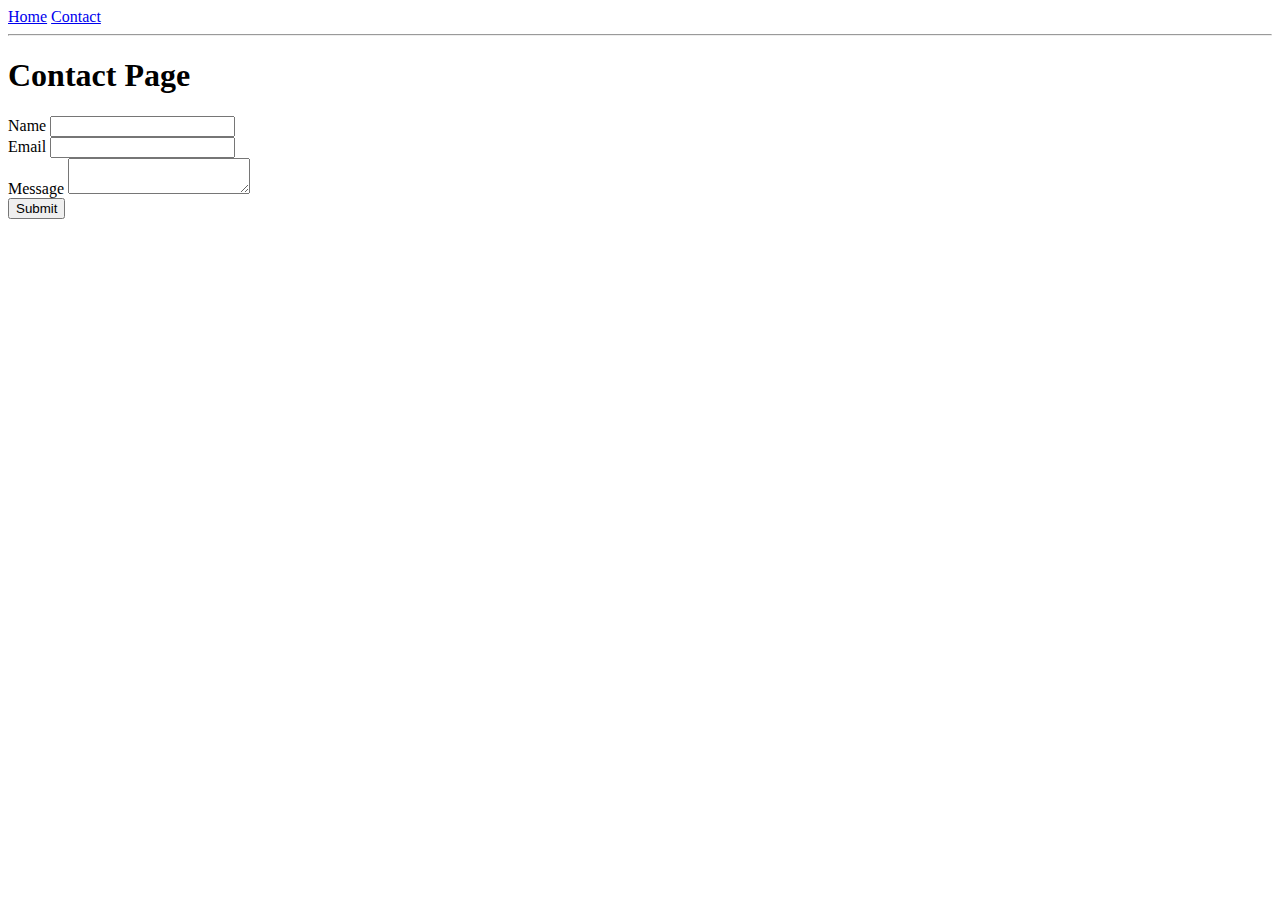
<file: 7 August/contact.html>
<!DOCTYPE html>
<html lang="en">

<head>
    <meta charset="UTF-8">
    <meta name="viewport" content="width=device-width, initial-scale=1.0">
    <title>Contact</title>
</head>

<body>
    <nav>
        <div>
            <span>
                <a href="home.html">Home</a>
            </span>
            <span>
                <a href="contact.html">Contact</a>
            </span>
        </div>
    </nav>
    <hr>
    <section>
        <h1>Contact Page</h1>
        <div>
            <form action="#">
                <div>
                    <label for="name">Name</label>
                    <input type="text" id="name" name="name">
                </div>
                <div>
                    <label for="email">Email</label>
                    <input type="email" id="email" name="email">
                </div>
                <div>
                    <label for="message">Message</label>
                    <textarea id="message" name="message"></textarea>
                </div>
                <button type="submit">Submit</button>
            </form>
        </div>
    </section>
</body>

</html>
</file>
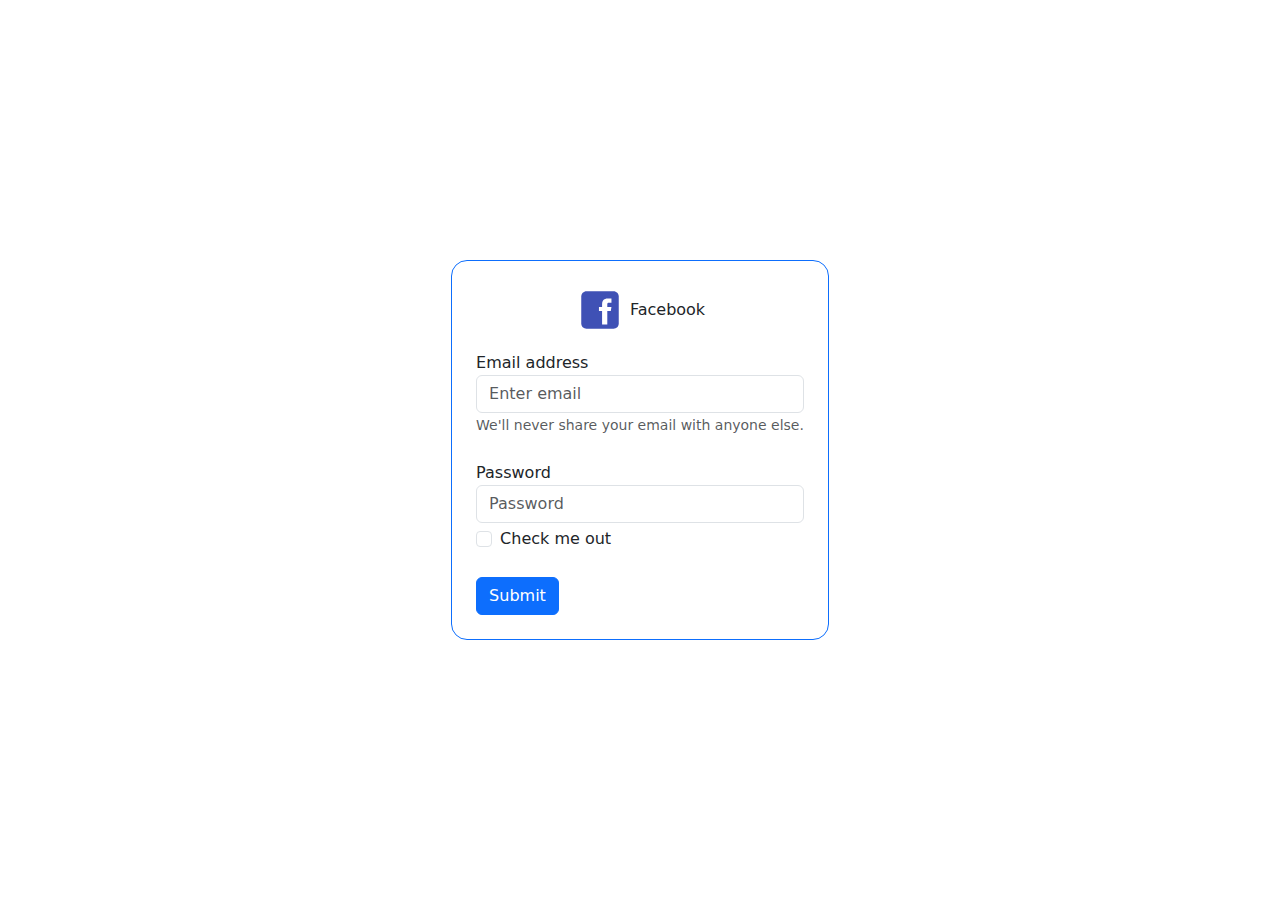
<file: 7 August/login.html>
<!DOCTYPE html>
<html lang="en">

<head>
    <meta charset="UTF-8">
    <meta name="viewport" content="width=device-width, initial-scale=1.0">
    <title>Boostrap Login Form</title>
    <link href="https://cdn.jsdelivr.net/npm/bootstrap@5.3.3/dist/css/bootstrap.min.css" rel="stylesheet"
        integrity="sha384-QWTKZyjpPEjISv5WaRU9OFeRpok6YctnYmDr5pNlyT2bRjXh0JMhjY6hW+ALEwIH" crossorigin="anonymous">

</head>

<body>
    <div class="container">
        <div class="d-flex justify-content-center flex-column align-items-center vh-100">
            <form class="border border-primary p-4 rounded-4">
                <div class="text-center mb-3">
                    <svg xmlns="http://www.w3.org/2000/svg" x="0px" y="0px" width="50" height="50" viewBox="0 0 48 48">
                        <path fill="#3F51B5"
                            d="M42,37c0,2.762-2.238,5-5,5H11c-2.761,0-5-2.238-5-5V11c0-2.762,2.239-5,5-5h26c2.762,0,5,2.238,5,5V37z">
                        </path>
                        <path fill="#FFF"
                            d="M34.368,25H31v13h-5V25h-3v-4h3v-2.41c0.002-3.508,1.459-5.59,5.592-5.59H35v4h-2.287C31.104,17,31,17.6,31,18.723V21h4L34.368,25z">
                        </path>
                    </svg> Facebook
                </div>
                <div class="form-group">
                    <label for="exampleInputEmail1">Email address</label>
                    <input type="email" class="form-control" id="exampleInputEmail1" aria-describedby="emailHelp"
                        placeholder="Enter email">
                    <small id="emailHelp" class="form-text text-muted">We'll never share your email with anyone
                        else.</small>
                </div>
                <div class="form-group mt-4">
                    <label for="exampleInputPassword1">Password</label>
                    <input type="password" class="form-control" id="exampleInputPassword1" placeholder="Password">
                </div>
                <div class="form-check mt-1">
                    <input type="checkbox" class="form-check-input" id="exampleCheck1">
                    <label class="form-check-label" for="exampleCheck1">Check me out</label>
                </div>
                <button type="submit" class="btn btn-primary mt-4">Submit</button>
            </form>
        </div>
    </div>


    <script src="https://cdn.jsdelivr.net/npm/bootstrap@5.3.3/dist/js/bootstrap.bundle.min.js"
        integrity="sha384-YvpcrYf0tY3lHB60NNkmXc5s9fDVZLESaAA55NDzOxhy9GkcIdslK1eN7N6jIeHz"
        crossorigin="anonymous"></script>
</body>

</html>
</file>
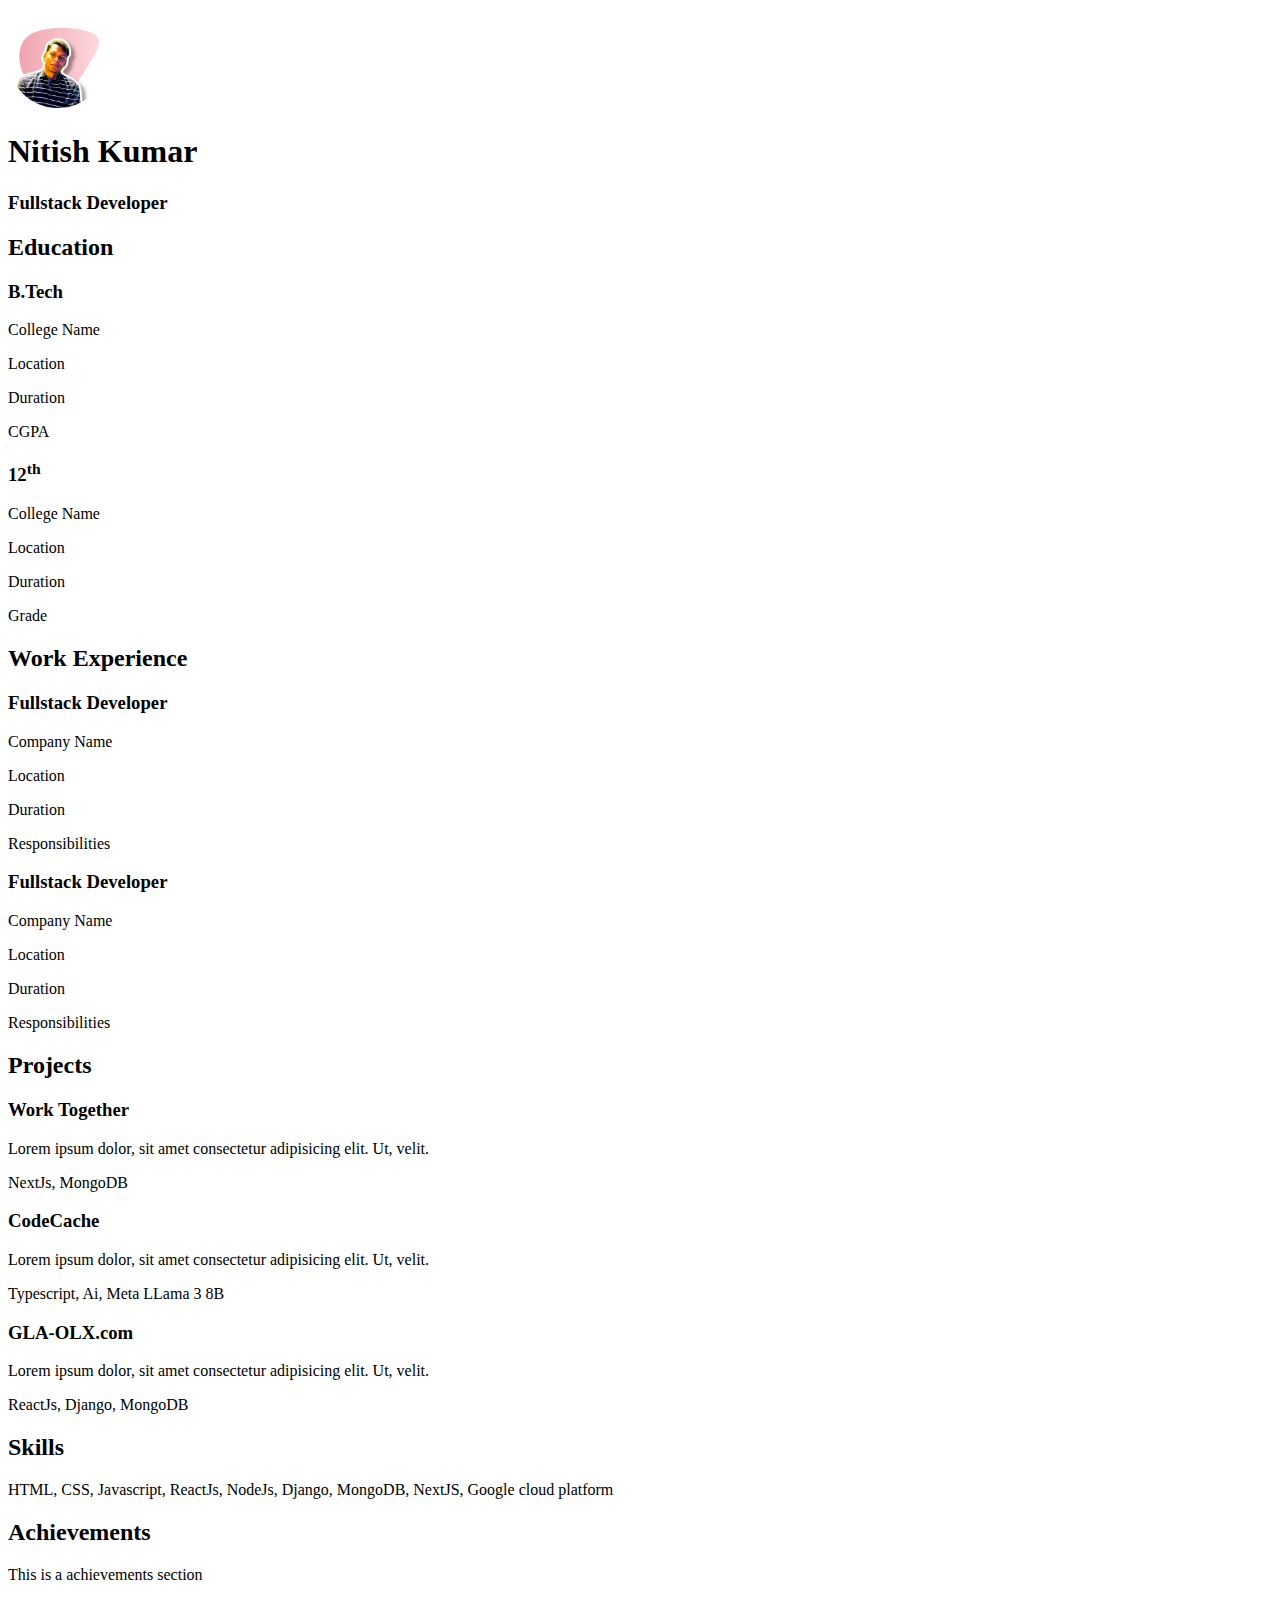
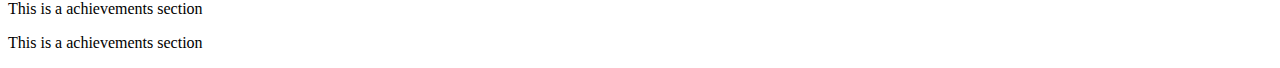
<file: 7 August/resume.html>
<!DOCTYPE html>
<html lang="en">
<head>
    <meta charset="UTF-8">
    <meta name="viewport" content="width=device-width, initial-scale=1.0">
    <title>Resume</title>
</head>

<body>
    <section>
        <div>
            <img width="100px" height="100px" src="public/3.png" alt="">
        </div>
        <div>
            <div>
                <h1>Nitish Kumar</h1>
                <h3>Fullstack Developer</h3>
            </div>
            <div>
                <h2>Education</h2>
                <div>
                    <h3>B.Tech</h3>
                    <p>College Name</p>
                    <p>Location</p>
                    <p>Duration</p>
                    <p>CGPA</p>
                </div>
                <div>
                    <h3>12<sup>th</sup> </h3>
                    <p>College Name</p>
                    <p>Location</p>
                    <p>Duration</p>
                    <p>Grade</p>
                </div>
            </div>

            <div>
                <h2>Work Experience</h2>
                <div>
                    <h3>Fullstack Developer</h3>
                    <p>Company Name</p>
                    <p>Location</p>
                    <p>Duration</p>
                    <p>Responsibilities</p>
                </div>
                <div>
                    <h3>Fullstack Developer</h3>
                    <p>Company Name</p>
                    <p>Location</p>
                    <p>Duration</p>
                    <p>Responsibilities</p>
                </div>
            </div>
            <div>
                <h2>Projects</h2>
                <div>
                    <h3>Work Together</h3>
                    <p>Lorem ipsum dolor, sit amet consectetur adipisicing elit. Ut, velit.</p>
                    <span>NextJs, MongoDB</span>
                </div>
                <div>
                    <h3>CodeCache</h3>
                    <p>Lorem ipsum dolor, sit amet consectetur adipisicing elit. Ut, velit.</p>
                    <span>Typescript, Ai, Meta LLama 3 8B</span>
                </div>
                <div>
                    <h3>GLA-OLX.com</h3>
                    <p>Lorem ipsum dolor, sit amet consectetur adipisicing elit. Ut, velit.</p>
                    <span>ReactJs, Django, MongoDB</span>
                </div>
            </div>
            <div>
                <h2>Skills</h2>
                <span>HTML, CSS, Javascript, ReactJs, NodeJs, Django, MongoDB, NextJS, Google cloud platform</span>
            </div>
            <div>
                <h2>Achievements</h2>
                <p>This is a achievements section</p>
                <p>This is a achievements section</p>
                <p>This is a achievements section</p>
            </div>
        </div>
    </section>
</body>

</html>
</file>
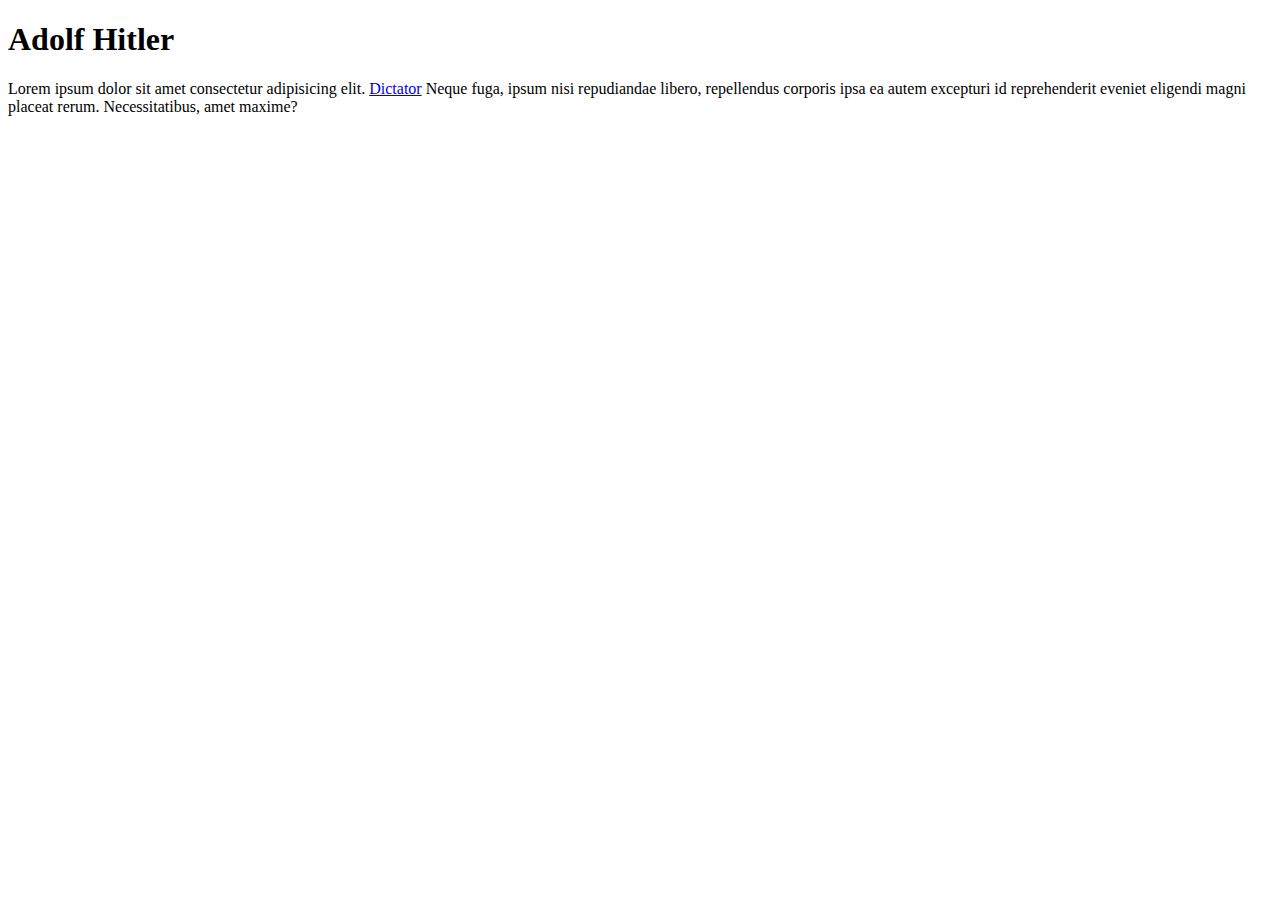
<file: 7 August/wikipedia.html>
<!DOCTYPE html>
<html lang="en">
<head>
    <meta charset="UTF-8">
    <meta name="viewport" content="width=device-width, initial-scale=1.0">
    <title>Wikipedia</title>
</head>
<body>
    <section>
        <div>
            <h1>Adolf Hitler</h1>
            <p>Lorem ipsum dolor sit amet consectetur adipisicing elit. <a href="#">Dictator</a> Neque fuga, ipsum nisi repudiandae libero, repellendus corporis ipsa ea autem excepturi id reprehenderit eveniet eligendi magni placeat rerum. Necessitatibus, amet maxime?</p>
        </div>
    </section>
</body>
</html>
</file>
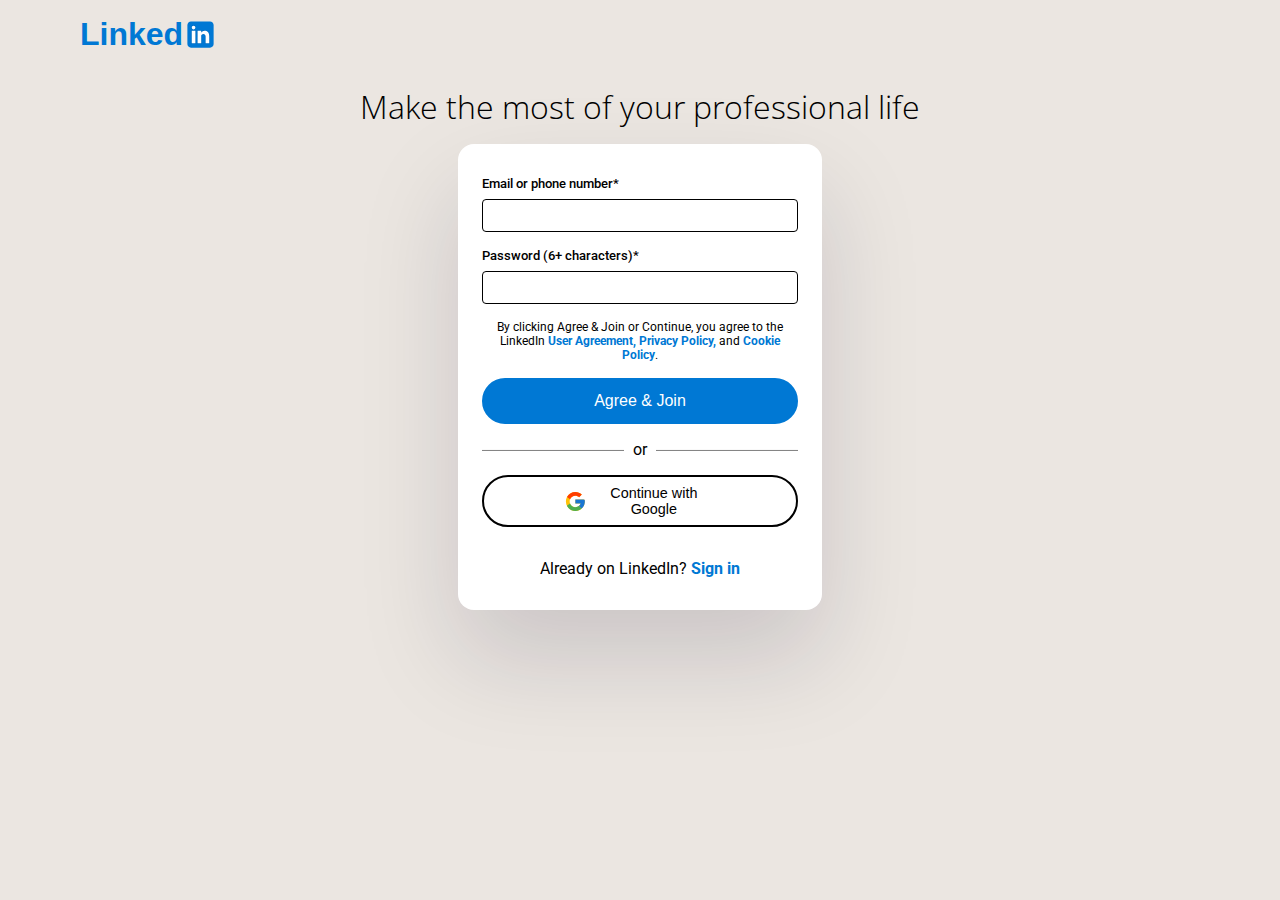
<file: 8 August/form.html>
<!DOCTYPE html>
<html lang="en">

<head>
    <meta charset="UTF-8">
    <meta name="viewport" content="width=device-width, initial-scale=1.0">
    <title>Linkedin</title>
    <link rel="preconnect" href="https://fonts.googleapis.com">
    <link rel="preconnect" href="https://fonts.gstatic.com" crossorigin>
    <link
        href="https://fonts.googleapis.com/css2?family=Open+Sans:ital,wght@0,300..800;1,300..800&family=Outfit:wght@100..900&family=Roboto:ital,wght@0,100;0,300;0,400;0,500;0,700;0,900;1,100;1,300;1,400;1,500;1,700;1,900&display=swap"
        rel="stylesheet">
</head>
<style>
    * {
        margin: 0;
        padding: 0;
        box-sizing: border-box;
    }

    body {
        background-color: rgb(235, 230, 225);
    }

    a {
        text-decoration: none;
        color: #000;
    }

    nav {
        padding: 1rem 5rem;
        display: flex;
        justify-content: space-between;
    }

    nav .logo {
        display: flex;
        align-items: center;
        font-family: 'Gill Sans', 'Gill Sans MT', Calibri, 'Trebuchet MS', sans-serif;
    }

    nav .logo a {
        font-size: 2rem;
        font-weight: bolder;
        color: #0078d4;
    }


    .join button {
        padding: 0.5rem 2rem;
        border: none;
        font-size: 1.1rem;
        background: #0078d4;
        border: 1px solid #0078d4;
        color: #fff;
        border-radius: 2rem;
        font-family: 'Gill Sans', 'Gill Sans MT', Calibri, 'Trebuchet MS', sans-serif;
        cursor: pointer;
    }

    .hero {
        display: flex;
        justify-content: center;
        align-items: center;
        flex-direction: column;
        padding: 0rem 2rem;
    }

    .hero h1 {
        font-size: 2rem;
        font-family: "Open Sans", sans-serif;
        width: 80%;
        font-weight: lighter;
        text-align: center;
        color: #000;
        padding: 1rem 0;
    }

    .sign_in {
        display: flex;
        justify-content: center;
        align-items: center;
        gap: 5px;
        font-size: 0.9rem;
        padding: 0.5rem 5rem;
        background: transparent;
        color: #000;
        border-radius: 2rem;
        font-family: 'Gill Sans', 'Gill Sans MT', Calibri, 'Trebuchet MS', sans-serif;
        cursor: pointer;
        border: 2px solid #000;
        margin: 1rem auto;
        width: 100%;
    }


    .sign_in:nth-of-type(1) {
        padding-block: 0.75rem;
        background: #0078d4;
        border: 2px solid #0078d4;
        color: #fff;
        font-size: 1rem;
    }


    .form-parent {
        width: 30%;
        background: #fff;
        border-radius: 1rem;
        padding: 1rem 1.5rem;
        box-shadow: rgba(17, 12, 46, 0.15) 0px 48px 100px 0px;
    }

    .form-group {
        display: flex;
        justify-content: center;
        flex-direction: column;
        gap: 0.5rem;
        margin-block: 1rem;
    }

    .form-group label {
        font-family: "Roboto", sans-serif;
        font-weight: 500;
        font-style: normal;
        font-size: 0.8rem;
        text-align: left;
    }

    .form-group input {
        border: 1px solid #000;
        border-radius: 0.25rem;
        padding: 0.5rem 1rem;
    }

    .form-parent p {
        font-size: 0.75rem;
        font-family: "Roboto", sans-serif;
        font-weight: 400;
        text-align: center;
    }

    .divider {
        position: relative;
        width: 100%;
        display: flex;
        justify-content: center;
        align-items: center;
        font-family: "Roboto", sans-serif;
        font-weight: 400;
    }

    .divider::after {
        content: "";
        position: absolute;
        width: 45%;
        height: 0.1px;
        background: gray;
        left: 0;
        top: 50%;
        transform: translateY(-50%);
    }

    .divider::before {
        content: "";
        position: absolute;
        width: 45%;
        height: 0.1px;
        background: gray;
        right: 0;
        top: 50%;
        transform: translateY(-50%);
    }

    .bottom {
        font-family: "Roboto", sans-serif;
        font-weight: 400;
        text-align: center;
        margin-top: 2rem;
        margin-bottom: 1rem;
    }

    .blue {
        color: #0078d4;
        font-weight: bold;
        cursor: pointer;
    }
</style>

<body>
    <nav>
        <div class="logo">
            <a href="linkedin.html">Linked </a><svg xmlns="http://www.w3.org/2000/svg" x="0px" y="0px" width="35"
                height="35" viewBox="0 0 48 48">
                <path fill="#0078d4"
                    d="M42,37c0,2.762-2.238,5-5,5H11c-2.761,0-5-2.238-5-5V11c0-2.762,2.239-5,5-5h26c2.762,0,5,2.238,5,5	V37z">
                </path>
                <path
                    d="M30,37V26.901c0-1.689-0.819-2.698-2.192-2.698c-0.815,0-1.414,0.459-1.779,1.364	c-0.017,0.064-0.041,0.325-0.031,1.114L26,37h-7V18h7v1.061C27.022,18.356,28.275,18,29.738,18c4.547,0,7.261,3.093,7.261,8.274	L37,37H30z M11,37V18h3.457C12.454,18,11,16.528,11,14.499C11,12.472,12.478,11,14.514,11c2.012,0,3.445,1.431,3.486,3.479	C18,16.523,16.521,18,14.485,18H18v19H11z"
                    opacity=".05"></path>
                <path
                    d="M30.5,36.5v-9.599c0-1.973-1.031-3.198-2.692-3.198c-1.295,0-1.935,0.912-2.243,1.677	c-0.082,0.199-0.071,0.989-0.067,1.326L25.5,36.5h-6v-18h6v1.638c0.795-0.823,2.075-1.638,4.238-1.638	c4.233,0,6.761,2.906,6.761,7.774L36.5,36.5H30.5z M11.5,36.5v-18h6v18H11.5z M14.457,17.5c-1.713,0-2.957-1.262-2.957-3.001	c0-1.738,1.268-2.999,3.014-2.999c1.724,0,2.951,1.229,2.986,2.989c0,1.749-1.268,3.011-3.015,3.011H14.457z"
                    opacity=".07"></path>
                <path fill="#fff"
                    d="M12,19h5v17h-5V19z M14.485,17h-0.028C12.965,17,12,15.888,12,14.499C12,13.08,12.995,12,14.514,12	c1.521,0,2.458,1.08,2.486,2.499C17,15.887,16.035,17,14.485,17z M36,36h-5v-9.099c0-2.198-1.225-3.698-3.192-3.698	c-1.501,0-2.313,1.012-2.707,1.99C24.957,25.543,25,26.511,25,27v9h-5V19h5v2.616C25.721,20.5,26.85,19,29.738,19	c3.578,0,6.261,2.25,6.261,7.274L36,36L36,36z">
                </path>
            </svg>
        </div>


    </nav>
    <section class="hero">
        <h1>Make the most of your professional life</h1>
        <div class="form-parent">
            <form action="">
                <div class="form-group">
                    <label for="">Email or phone number*</label>
                    <input type="email">
                </div>
                <div class="form-group">
                    <label for="">Password (6+ characters)*</label>
                    <input type="text">
                </div>
            </form>
            <p>By clicking Agree & Join or Continue, you agree to the LinkedIn <span class="blue"> User Agreement,
                    Privacy Policy,</span> and
                <span class="blue"> Cookie Policy</span>.
            </p>
            <button class="sign_in">Agree & Join</button>
            <div class="divider">
                or
            </div>
            <button class="sign_in"><svg xmlns="http://www.w3.org/2000/svg" x="0px" y="0px" width="25" height="25"
                    viewBox="0 0 48 48">
                    <path fill="#FFC107"
                        d="M43.611,20.083H42V20H24v8h11.303c-1.649,4.657-6.08,8-11.303,8c-6.627,0-12-5.373-12-12c0-6.627,5.373-12,12-12c3.059,0,5.842,1.154,7.961,3.039l5.657-5.657C34.046,6.053,29.268,4,24,4C12.955,4,4,12.955,4,24c0,11.045,8.955,20,20,20c11.045,0,20-8.955,20-20C44,22.659,43.862,21.35,43.611,20.083z">
                    </path>
                    <path fill="#FF3D00"
                        d="M6.306,14.691l6.571,4.819C14.655,15.108,18.961,12,24,12c3.059,0,5.842,1.154,7.961,3.039l5.657-5.657C34.046,6.053,29.268,4,24,4C16.318,4,9.656,8.337,6.306,14.691z">
                    </path>
                    <path fill="#4CAF50"
                        d="M24,44c5.166,0,9.86-1.977,13.409-5.192l-6.19-5.238C29.211,35.091,26.715,36,24,36c-5.202,0-9.619-3.317-11.283-7.946l-6.522,5.025C9.505,39.556,16.227,44,24,44z">
                    </path>
                    <path fill="#1976D2"
                        d="M43.611,20.083H42V20H24v8h11.303c-0.792,2.237-2.231,4.166-4.087,5.571c0.001-0.001,0.002-0.001,0.003-0.002l6.19,5.238C36.971,39.205,44,34,44,24C44,22.659,43.862,21.35,43.611,20.083z">
                    </path>
                </svg> <span>Continue with Google</span>
            </button>
            <div class="bottom">
                Already on LinkedIn? <span class="blue">Sign in</span>
            </div>
        </div>

    </section>
</body>

</html>
</file>
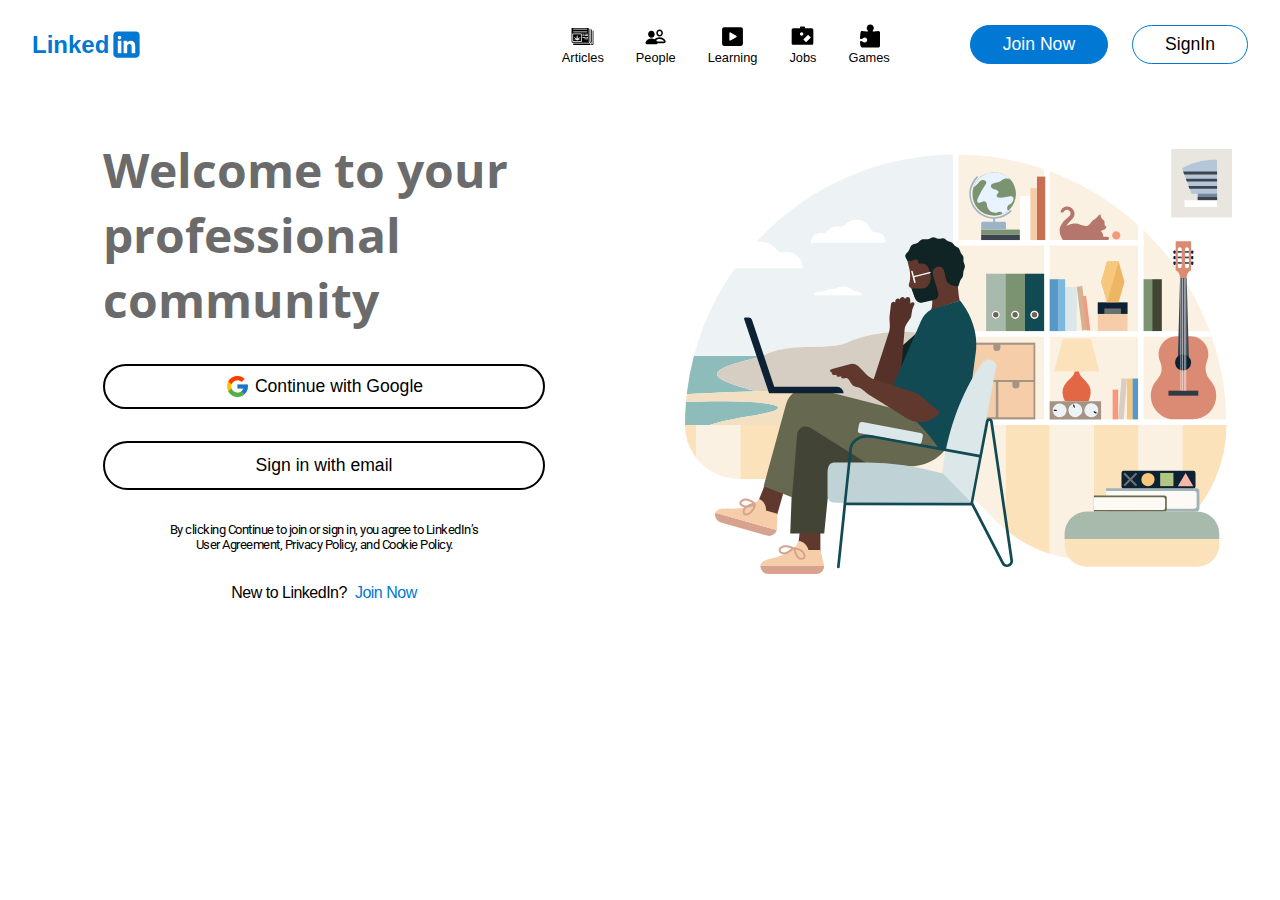
<file: 8 August/linkedin.html>
<!DOCTYPE html>
<html lang="en">

<head>
    <meta charset="UTF-8">
    <meta name="viewport" content="width=device-width, initial-scale=1.0">
    <title>Linkedin</title>
    <link rel="preconnect" href="https://fonts.googleapis.com">
    <link rel="preconnect" href="https://fonts.gstatic.com" crossorigin>
    <link
        href="https://fonts.googleapis.com/css2?family=Open+Sans:ital,wght@0,300..800;1,300..800&family=Outfit:wght@100..900&family=Roboto:ital,wght@0,100;0,300;0,400;0,500;0,700;0,900;1,100;1,300;1,400;1,500;1,700;1,900&display=swap"
        rel="stylesheet">
</head>
<style>
    * {
        margin: 0;
        padding: 0;
        box-sizing: border-box;
    }

    body {
        background: #fff;
    }

    a {
        text-decoration: none;
        color: #000;
    }

    nav {
        padding: 1.5rem 2rem;
        display: flex;
        justify-content: space-between;
    }

    nav .logo {
        display: flex;
        align-items: center;
        font-family: 'Gill Sans', 'Gill Sans MT', Calibri, 'Trebuchet MS', sans-serif;
    }

    nav .logo a {
        font-size: 1.5rem;
        font-weight: bolder;
        color: #0078d4;
    }

    .nav_items {
        display: flex;
        align-items: center;
        gap: 5rem;
    }

    .nav_items>div {
        display: flex;
        align-items: center;
        justify-content: center;
        gap: 1.5rem;
    }

    .nav_items ul {
        display: flex;
        list-style: none;
        gap: 2rem;
        font-family: 'Gill Sans', 'Gill Sans MT', Calibri, 'Trebuchet MS', sans-serif;
    }

    .nav_items ul li {
        display: flex;
        flex-direction: column;
        gap: 1px;
        align-items: center;
        font-size: 0.8rem;
        cursor: pointer;
    }

    .join button {
        padding: 0.5rem 2rem;
        border: none;
        font-size: 1.1rem;
        background: #0078d4;
        border: 1px solid #0078d4;
        color: #fff;
        border-radius: 2rem;
        font-family: 'Gill Sans', 'Gill Sans MT', Calibri, 'Trebuchet MS', sans-serif;
        cursor: pointer;
    }

    .hero {
        display: flex;
        justify-content: center;
        gap: 5rem;
        padding: 3rem;
    }

    .hero div {
        display: flex;
        flex-direction: column;
        gap: 2rem;
        align-items: center;
    }

    .hero_text {
        width: 50%;
    }

    .hero_text p {
        font-family: "Roboto", sans-serif;
        font-weight: 400;
        font-style: normal;
        font-size: 0.8rem;
        letter-spacing: -0.5px;
        width: 60%;
        text-align: center;
    }

    .hero h1 {
        font-size: 3rem;
        font-family: "Open Sans", sans-serif;
        color: rgb(107, 107, 107);
        width: 80%;
    }

    .hero button {
        display: flex;
        justify-content: center;
        align-items: center;
        gap: 5px;
        font-size: 1.1rem;
        padding: 0.5rem 5rem;
        background: transparent;
        color: #000;
        border-radius: 2rem;
        font-family: 'Gill Sans', 'Gill Sans MT', Calibri, 'Trebuchet MS', sans-serif;
        cursor: pointer;
        border: 2px solid #000;
        width: 80%;
    }

    .hero_img {
        width: 50%;
    }

    .hero_img img {
        width: 100%;
        height: 100%;
        object-fit: contain;
    }

    .hero_last {
        display: flex;
        justify-content: center;
        align-items: center;
        gap: 0.5rem;
        font-size: 1rem !important;
        font-family: 'Gill Sans', 'Gill Sans MT', Calibri, 'Trebuchet MS', sans-serif !important;
    }

    .hero_last span {
        color: #0078d4;
        cursor: pointer;
    }

    .sign_in:nth-of-type(2) {
        padding-block: 0.75rem;
    }

    .signin button {
        padding: 0.5rem 2rem;
        border: 1px solid #0078d4;
        border-radius: 2rem;
        background: transparent;
        font-size: 1.1rem;
        cursor: pointer;
    }
</style>

<body>
    <nav>
        <div class="logo">
            <a href="linkedin.html">Linked </a><svg xmlns="http://www.w3.org/2000/svg" x="0px" y="0px" width="35"
                height="35" viewBox="0 0 48 48">
                <path fill="#0078d4"
                    d="M42,37c0,2.762-2.238,5-5,5H11c-2.761,0-5-2.238-5-5V11c0-2.762,2.239-5,5-5h26c2.762,0,5,2.238,5,5	V37z">
                </path>
                <path
                    d="M30,37V26.901c0-1.689-0.819-2.698-2.192-2.698c-0.815,0-1.414,0.459-1.779,1.364	c-0.017,0.064-0.041,0.325-0.031,1.114L26,37h-7V18h7v1.061C27.022,18.356,28.275,18,29.738,18c4.547,0,7.261,3.093,7.261,8.274	L37,37H30z M11,37V18h3.457C12.454,18,11,16.528,11,14.499C11,12.472,12.478,11,14.514,11c2.012,0,3.445,1.431,3.486,3.479	C18,16.523,16.521,18,14.485,18H18v19H11z"
                    opacity=".05"></path>
                <path
                    d="M30.5,36.5v-9.599c0-1.973-1.031-3.198-2.692-3.198c-1.295,0-1.935,0.912-2.243,1.677	c-0.082,0.199-0.071,0.989-0.067,1.326L25.5,36.5h-6v-18h6v1.638c0.795-0.823,2.075-1.638,4.238-1.638	c4.233,0,6.761,2.906,6.761,7.774L36.5,36.5H30.5z M11.5,36.5v-18h6v18H11.5z M14.457,17.5c-1.713,0-2.957-1.262-2.957-3.001	c0-1.738,1.268-2.999,3.014-2.999c1.724,0,2.951,1.229,2.986,2.989c0,1.749-1.268,3.011-3.015,3.011H14.457z"
                    opacity=".07"></path>
                <path fill="#fff"
                    d="M12,19h5v17h-5V19z M14.485,17h-0.028C12.965,17,12,15.888,12,14.499C12,13.08,12.995,12,14.514,12	c1.521,0,2.458,1.08,2.486,2.499C17,15.887,16.035,17,14.485,17z M36,36h-5v-9.099c0-2.198-1.225-3.698-3.192-3.698	c-1.501,0-2.313,1.012-2.707,1.99C24.957,25.543,25,26.511,25,27v9h-5V19h5v2.616C25.721,20.5,26.85,19,29.738,19	c3.578,0,6.261,2.25,6.261,7.274L36,36L36,36z">
                </path>
            </svg>
        </div>
        <div class="nav_items">
            <ul>
                <li><svg xmlns="http://www.w3.org/2000/svg" x="0px" y="0px" width="25" height="25"
                        viewBox="0 0 512 512">
                        <path
                            d="M 32 80 L 32 360 A 24.028 24.028 0 0 0 56 384 L 392.02148 384 A 39.788 39.788 0 0 1 384 360 L 384 80 L 32 80 z M 64 96 L 352 96 L 352 112 L 64 112 L 64 96 z M 400 96 L 400 360 A 24.028 24.028 0 0 0 424 384 A 24.028 24.028 0 0 0 448 360 L 448 112 L 432 112 L 432 360 A 8 8 0 0 1 416 360 L 416 96 L 400 96 z M 464 136 L 464 408 A 8 8 0 0 1 448 408 L 448 391.97852 A 39.841 39.841 0 0 1 432 399.19531 L 432 408 A 24 24 0 0 0 480 408 L 480 136 L 464 136 z M 64 152 L 352 152 L 352 168 L 64 168 L 64 152 z M 56 192 L 232 192 A 8 8 0 0 1 240 200 L 240 360 A 8 8 0 0 1 232 368 L 56 368 A 8 8 0 0 1 48 360 L 48 200 A 8 8 0 0 1 56 192 z M 256 200 L 296 200 L 296 216 L 256 216 L 256 200 z M 312 200 L 368 200 L 368 216 L 312 216 L 312 200 z M 64 208 L 64 352 L 224 352 L 224 208 L 64 208 z M 146.53125 223.08984 A 108.655 108.655 0 0 1 156.14062 291.70508 L 154.15234 302.30469 A 103.932 103.932 0 0 1 216 263.95312 L 202.84766 281.49023 C 202.47032 281.99357 202.08784 282.49357 201.70117 282.99023 C 192.47917 294.83423 187.0555 301.07178 169.6875 308.55078 L 163.89844 311.33008 C 173.93044 312.69408 181.32483 312.69637 191.79883 313.85938 L 211.91797 316.0957 L 187.69922 324.16406 A 48.1 48.1 0 0 1 153.12109 322.55859 C 152.79809 322.41659 152.47158 322.28802 152.14258 322.16602 A 5.784 5.784 0 0 1 152.32031 323.56641 L 152.32031 338.20898 A 5.789 5.789 0 0 1 140.74219 338.20898 L 140.74219 323.56836 A 5.784 5.784 0 0 1 140.91992 322.16797 C 140.58992 322.28997 140.26245 322.41855 139.93945 322.56055 A 48.1 48.1 0 0 1 105.36133 324.16797 L 81.148438 316.0957 L 101.26758 313.85938 C 111.73858 312.69637 119.13297 312.69603 129.16797 311.33203 L 123.37891 308.55273 C 106.01091 301.07373 100.58428 294.83423 91.363281 282.99023 C 90.975948 282.49423 90.59413 281.99423 90.216797 281.49023 L 77.0625 263.95312 A 103.935 103.935 0 0 1 138.9082 302.30469 L 136.92188 291.70508 A 108.655 108.655 0 0 1 146.53125 223.08984 z M 256 232 L 280 232 L 280 248 L 256 248 L 256 232 z M 296 232 L 368 232 L 368 248 L 296 248 L 296 232 z M 256 264 L 320 264 L 320 280 L 256 280 L 256 264 z M 336 264 L 368 264 L 368 280 L 336 280 L 336 264 z M 296 296 L 368 296 L 368 312 L 296 312 L 296 296 z M 64 400 L 64 408 A 24.028 24.028 0 0 0 88 432 L 424.02148 432 A 39.788 39.788 0 0 1 416 408 L 416 400 L 64 400 z">
                        </path>
                    </svg>
                    <a href="linkedin.html">Articles</a>
                </li>
                <li>
                    <svg xmlns="http://www.w3.org/2000/svg" x="0px" y="0px" width="25" height="25" viewBox="0 0 64 64">
                        <path
                            d="M 42.5 14 C 37.813 14 34 18.038 34 23 C 34 27.962 37.813 32 42.5 32 C 47.187 32 51 27.962 51 23 C 51 18.038 47.187 14 42.5 14 z M 21.5 17 C 16.813 17 13 21.038 13 26 C 13 30.962 16.813 35 21.5 35 C 26.187 35 30 30.962 30 26 C 30 21.038 26.187 17 21.5 17 z M 42.5 18 C 44.981 18 47 20.243 47 23 C 47 25.757 44.981 28 42.5 28 C 40.019 28 38 25.757 38 23 C 38 20.243 40.019 18 42.5 18 z M 42.498047 34.136719 C 37.579021 34.136719 33.07724 35.947963 30.054688 38.962891 C 27.67058 37.796576 24.915421 37.136719 22 37.136719 C 14.956 37.136719 8.8129375 40.942422 6.7109375 46.607422 C 5.7409375 49.220422 7.7121406 52 10.494141 52 L 33.505859 52 C 35.43112 52 36.95694 50.674804 37.404297 49 L 53.431641 49 C 56.437641 49 59.121453 45.844281 57.564453 42.613281 C 55.084453 37.463281 49.169047 34.136719 42.498047 34.136719 z M 42.5 38.136719 C 47.565 38.136719 52.171937 40.633609 53.960938 44.349609 C 54.119938 44.687609 53.741687 45 53.429688 45 L 36.544922 45 C 35.777257 43.585465 34.746773 42.317451 33.503906 41.234375 C 35.78496 39.306575 39.034912 38.136719 42.5 38.136719 z">
                        </path>
                    </svg><a href="linkedin.html">People</a>
                </li>
                <li>
                    <svg xmlns="http://www.w3.org/2000/svg" x="0px" y="0px" width="25" height="25" viewBox="0 0 24 24">
                        <path
                            d="M20,3H4C2.897,3,2,3.897,2,5v14c0,1.103,0.897,2,2,2h16c1.103,0,2-0.897,2-2V5C22,3.897,21.103,3,20,3z M9,15.306V8.694 c0-0.532,0.575-0.866,1.037-0.602l5.624,3.306c0.466,0.266,0.466,0.937,0,1.203l-5.624,3.306C9.575,16.172,9,15.838,9,15.306z">
                        </path>
                    </svg><a href="linkedin.html">Learning</a>
                </li>
                <li>
                    <svg xmlns="http://www.w3.org/2000/svg" x="0px" y="0px" width="25" height="25" viewBox="0 0 30 30">
                        <path
                            d="M 13 3 C 12.448 3 12 3.448 12 4 L 12 5 L 4 5 C 2.895 5 2 5.895 2 7 L 2 23 C 2 24.105 2.895 25 4 25 L 26 25 C 27.105 25 28 24.105 28 23 L 28 7 C 28 5.895 27.105 5 26 5 L 18 5 L 18 4 C 18 3.448 17.552 3 17 3 L 13 3 z M 14 10 C 15.105 10 16 10.895 16 12 C 16 13.105 15.105 14 14 14 C 12.895 14 12 13.105 12 12 C 12 10.895 12.895 10 14 10 z M 21.667969 13 L 25 16.332031 L 19.332031 22 L 16 18.667969 L 21.667969 13 z">
                        </path>
                    </svg><a href="linkedin.html">Jobs</a>
                </li>
                <li>
                    <svg xmlns="http://www.w3.org/2000/svg" x="0px" y="0px" width="25" height="25" viewBox="0 0 50 50">
                        <path
                            d="M 26.5625 1 C 22.621094 1 19.40625 4.140625 19.40625 8 C 19.40625 9.769531 20.035156 10.992188 21.125 12.53125 C 21.894531 13.621094 21.988281 14.34375 21.84375 14.625 C 21.703125 14.894531 21.164063 15.046875 20.46875 15 C 17.996094 14.832031 10.339844 13.941406 10.3125 13.9375 C 10.140625 13.910156 9.964844 13.90625 9.8125 13.90625 C 8.9375 13.90625 7.417969 14.328125 7.09375 17.15625 C 7.007813 17.570313 6.617188 19.808594 6.03125 27.5625 C 5.96875 27.878906 6.015625 28.164063 6.0625 28.40625 C 6.277344 29.503906 7.003906 30.15625 8 30.15625 C 9.03125 30.15625 10.203125 29.460938 11.78125 28.34375 C 13.097656 27.414063 14.191406 27 15.3125 27 C 18.152344 27 20.46875 29.242188 20.46875 32 C 20.46875 34.757813 18.152344 37 15.3125 37 C 13.988281 37 13.078125 36.632813 11.71875 35.5625 C 10.140625 34.320313 8.949219 33.75 8 33.75 C 7.160156 33.75 6.511719 34.210938 6.1875 35 C 6 35.460938 5.964844 36.144531 6.03125 36.53125 C 6.550781 41.972656 6.808594 42.972656 7.03125 43.84375 L 7.125 44.21875 C 7.511719 45.90625 8.707031 47 10.15625 47 L 42.1875 47 C 44.507813 47 46 45.527344 46 43.25 L 46 17.375 C 46 15.660156 45.085938 14.515625 43.25 13.96875 C 43.125 13.929688 42.976563 13.925781 42.84375 13.9375 C 42.769531 13.945313 35.261719 14.691406 32.59375 15 C 32.492188 15.011719 32.378906 15.03125 32.28125 15.03125 C 32.027344 15.03125 31.574219 14.992188 31.40625 14.6875 C 31.222656 14.359375 31.273438 13.605469 31.96875 12.5 L 32.09375 12.3125 C 33.160156 10.617188 33.6875 9.761719 33.6875 8 C 33.6875 4.140625 30.503906 1 26.5625 1 Z">
                        </path>
                    </svg><a href="linkedin.html">Games</a>
                </li>
            </ul>
            <div>
                <div class="join">
                    <a href="form.html">
                        <button>Join Now</button>
                    </a>
                </div>
                <div class="signin">
                    <a href="form.html">
                        <button>SignIn</button>
                    </a>
                </div>
            </div>
        </div>

    </nav>
    <section class="hero">
        <div class="hero_text">
            <h1>Welcome to your professional community</h1>
            <button class="sign_in"><svg xmlns="http://www.w3.org/2000/svg" x="0px" y="0px" width="25" height="25"
                    viewBox="0 0 48 48">
                    <path fill="#FFC107"
                        d="M43.611,20.083H42V20H24v8h11.303c-1.649,4.657-6.08,8-11.303,8c-6.627,0-12-5.373-12-12c0-6.627,5.373-12,12-12c3.059,0,5.842,1.154,7.961,3.039l5.657-5.657C34.046,6.053,29.268,4,24,4C12.955,4,4,12.955,4,24c0,11.045,8.955,20,20,20c11.045,0,20-8.955,20-20C44,22.659,43.862,21.35,43.611,20.083z">
                    </path>
                    <path fill="#FF3D00"
                        d="M6.306,14.691l6.571,4.819C14.655,15.108,18.961,12,24,12c3.059,0,5.842,1.154,7.961,3.039l5.657-5.657C34.046,6.053,29.268,4,24,4C16.318,4,9.656,8.337,6.306,14.691z">
                    </path>
                    <path fill="#4CAF50"
                        d="M24,44c5.166,0,9.86-1.977,13.409-5.192l-6.19-5.238C29.211,35.091,26.715,36,24,36c-5.202,0-9.619-3.317-11.283-7.946l-6.522,5.025C9.505,39.556,16.227,44,24,44z">
                    </path>
                    <path fill="#1976D2"
                        d="M43.611,20.083H42V20H24v8h11.303c-0.792,2.237-2.231,4.166-4.087,5.571c0.001-0.001,0.002-0.001,0.003-0.002l6.19,5.238C36.971,39.205,44,34,44,24C44,22.659,43.862,21.35,43.611,20.083z">
                    </path>
                </svg> <span>Continue with Google</span></button>
            <button class="sign_in">Sign in with email</button>
            <p>By clicking Continue to join or sign in, you agree to LinkedIn’s User Agreement, Privacy Policy, and
                Cookie Policy.</p>
            <p class="hero_last">New to LinkedIn? <span>Join Now</span> </p>
        </div>
        <div class="hero_img">
            <img src="public/hero.svg" alt="hero">
        </div>
    </section>
</body>

</html>
</file>
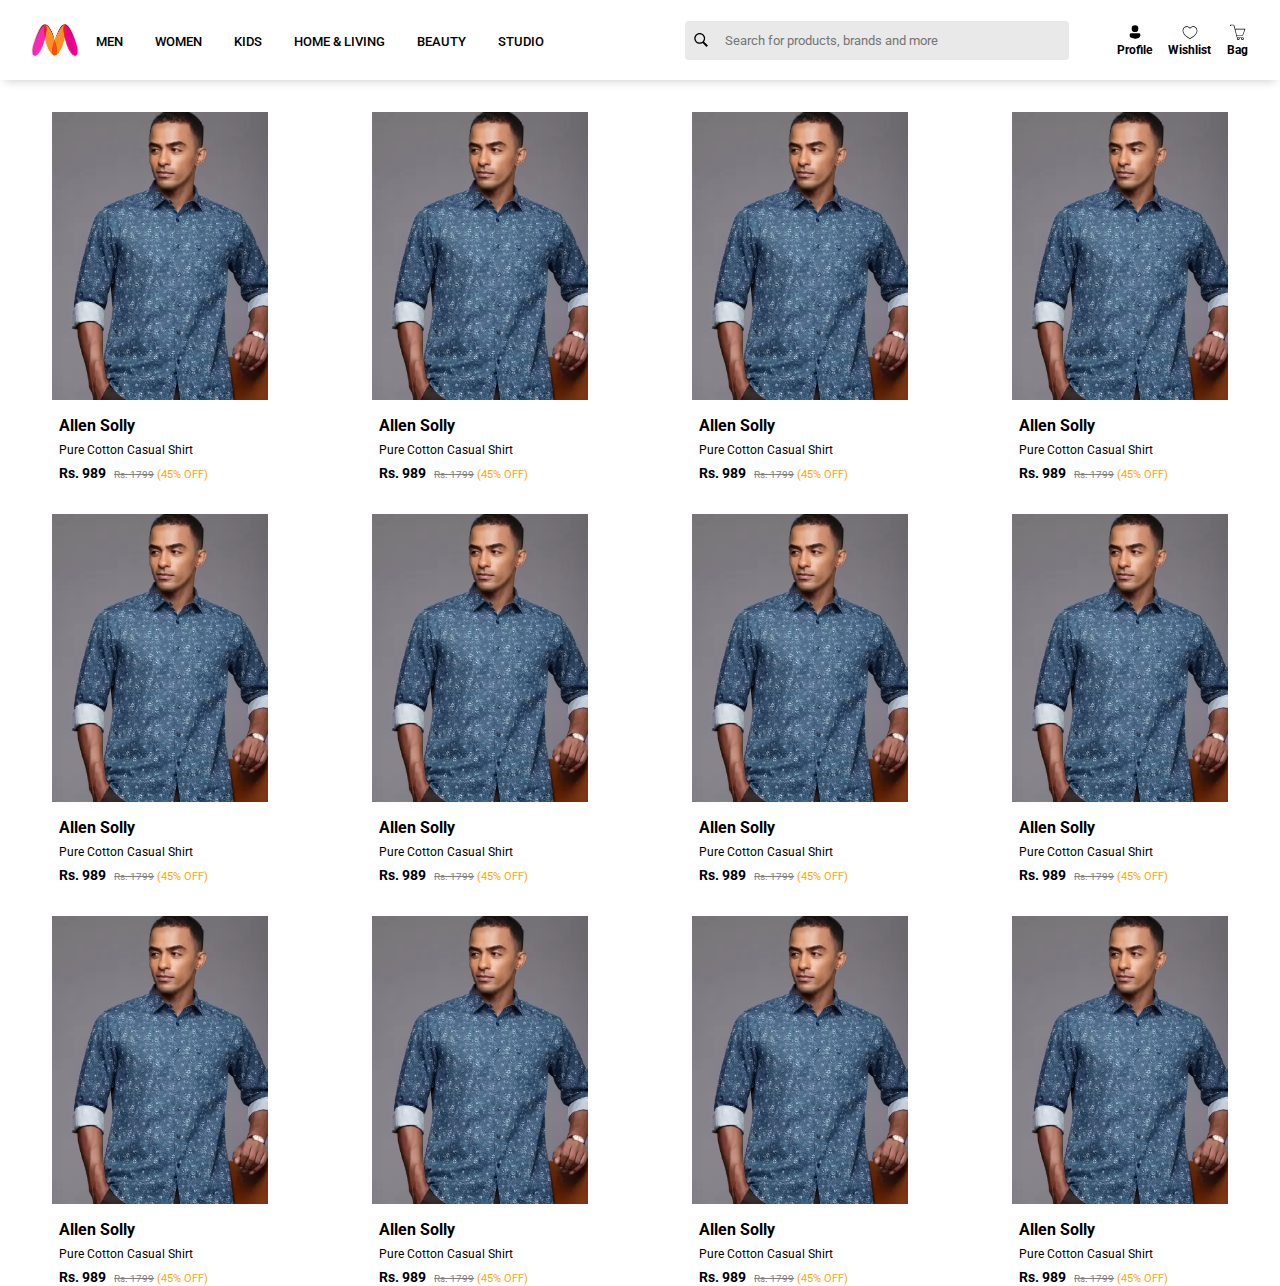
<file: 8 August/myntra.html>
<!DOCTYPE html>
<html lang="en">

<head>
    <meta charset="UTF-8">
    <meta name="viewport" content="width=device-width, initial-scale=1.0">
    <title>Myntra</title>
    <link rel="preconnect" href="https://fonts.googleapis.com">
    <link rel="preconnect" href="https://fonts.gstatic.com" crossorigin>
    <link
        href="https://fonts.googleapis.com/css2?family=Open+Sans:ital,wght@0,300..800;1,300..800&family=Outfit:wght@100..900&family=Roboto:ital,wght@0,100;0,300;0,400;0,500;0,700;0,900;1,100;1,300;1,400;1,500;1,700;1,900&display=swap"
        rel="stylesheet">
</head>
<style>
    * {
        margin: 0;
        padding: 0;
        box-sizing: border-box;
        font-family: "Roboto", sans-serif;
    }

    nav {
        display: flex;
        justify-content: space-between;
        gap: 2rem;
        align-items: center;
        padding: 1rem;
        box-shadow: 0px 5px 10px -5px #c4c4c4;
    }

    .nav_items {
        display: flex;
        align-items: center;
        gap: 1rem;
        padding: 0 1rem;
    }

    .nav_items:nth-of-type(2) {
        gap: 3rem;
    }

    .navbar ul {
        display: flex;
        align-items: center;
        gap: 2rem;
        list-style: none;
    }

    .navbar ul li a {
        text-decoration: none;
        color: #000;
        font-weight: 500;
        font-size: 0.8rem;
        text-transform: uppercase;
    }

    .logo {
        width: 3rem;
        height: 3rem;
    }

    .logo img {
        width: 100%;
        height: 100%;
        object-fit: cover;
    }

    .search_box {
        position: relative;
    }

    .search_box input {
        padding: 0.75rem 2.5rem;
        width: 30vw;
        height: 100%;
        border: none;
        outline: none;
        background: rgb(233, 233, 233);
        border-radius: 0.25rem;
    }

    .search_box span {
        position: absolute;
        top: 50%;
        transform: translateY(-50%);
        left: 0.5rem;
        display: flex;
    }

    .search_box svg {
        width: 1rem;
        height: 1rem;
    }

    .icons {
        display: flex;
        align-items: center;
        justify-content: center;
        gap: 1rem;
    }

    .icons svg {
        width: 1rem;
        height: 1rem;
    }

    .icon {
        display: flex;
        justify-content: center;
        align-items: center;
        flex-direction: column;
        font-size: 0.75rem;
        font-weight: bold;
    }

    .products {
        display: flex;
        justify-content: center;
        align-items: center;
        flex-wrap: wrap;
        gap: 2rem;
        margin-top: 2rem;
    }

    .product {
        display: flex;
        flex-direction: column;
        align-items: center;
        gap: 1rem;
    }

    .product_img {
        width: 18rem;
        height: 18rem;
    }

    .product_img img {
        width: 100%;
        height: 100%;
        object-fit: contain;
    }

    .product_content {
        display: flex;
        justify-content: start;
        flex-direction: column;
        gap: 0.5rem;
        width: 70%;
        margin: 0 auto;
    }

    h3 {
        font-size: 1rem;
    }

    p {
        font-size: 0.75rem;
        font-weight: light;
    }

    .product_content span {
        font-size: 0.9rem;
        font-weight: bold;
    }

    .product strike {
        margin-left: 5px;
        color: gray;
        font-size: 0.65rem;
        font-weight: lighter;
    }

    .product_content .discount {
        color: orange;
        font-size: 0.7rem;
        font-weight: lighter;
    }
</style>

<body>
    <nav>
        <div class="nav_items">
            <div class="logo">
                <img src="public/logo.png" alt="logo">
            </div>
            <div class="navbar">
                <ul>
                    <li>
                        <a href="#">Men</a>
                    </li>
                    <li>
                        <a href="#">Women</a>
                    </li>
                    <li>
                        <a href="#">Kids</a>
                    </li>
                    <li>
                        <a href="#">Home & Living</a>
                    </li>
                    <li>
                        <a href="#">Beauty</a>
                    </li>
                    <li>
                        <a href="#">Studio</a>
                    </li>
                </ul>
            </div>
        </div>
        <div class="nav_items">
            <div class="search_box">
                <input type="text" placeholder="Search for products, brands and more">
                <span>
                    <svg xmlns="http://www.w3.org/2000/svg" x="0px" y="0px" width="100" height="100"
                        viewBox="0 0 50 50">
                        <path
                            d="M 21 3 C 11.601563 3 4 10.601563 4 20 C 4 29.398438 11.601563 37 21 37 C 24.355469 37 27.460938 36.015625 30.09375 34.34375 L 42.375 46.625 L 46.625 42.375 L 34.5 30.28125 C 36.679688 27.421875 38 23.878906 38 20 C 38 10.601563 30.398438 3 21 3 Z M 21 7 C 28.199219 7 34 12.800781 34 20 C 34 27.199219 28.199219 33 21 33 C 13.800781 33 8 27.199219 8 20 C 8 12.800781 13.800781 7 21 7 Z">
                        </path>
                    </svg>
                </span>
            </div>
            <div class="icons">
                <div class="icon">
                    <span><svg xmlns="http://www.w3.org/2000/svg" x="0px" y="0px" width="100" height="100"
                            viewBox="0 0 48 48">
                            <path
                                d="M24 4A10 10 0 1024 24 10 10 0 1024 4zM36.021 28H11.979C9.785 28 8 29.785 8 31.979V33.5c0 3.312 1.885 6.176 5.307 8.063C16.154 43.135 19.952 44 24 44c7.706 0 16-3.286 16-10.5v-1.521C40 29.785 38.215 28 36.021 28z">
                            </path>
                        </svg></span>
                    <span>Profile</span>
                </div>
                <div class="icon">
                    <span><svg xmlns="http://www.w3.org/2000/svg" x="0px" y="0px" width="100" height="100"
                            viewBox="0 0 50 50">
                            <path
                                d="M 15 7 C 7.832031 7 2 12.832031 2 20 C 2 34.761719 18.695313 42.046875 24.375 46.78125 L 25 47.3125 L 25.625 46.78125 C 31.304688 42.046875 48 34.761719 48 20 C 48 12.832031 42.167969 7 35 7 C 30.945313 7 27.382813 8.925781 25 11.84375 C 22.617188 8.925781 19.054688 7 15 7 Z M 15 9 C 18.835938 9 22.1875 10.96875 24.15625 13.9375 L 25 15.1875 L 25.84375 13.9375 C 27.8125 10.96875 31.164063 9 35 9 C 41.085938 9 46 13.914063 46 20 C 46 32.898438 31.59375 39.574219 25 44.78125 C 18.40625 39.574219 4 32.898438 4 20 C 4 13.914063 8.914063 9 15 9 Z">
                            </path>
                        </svg></span>
                    <span>Wishlist</span>
                </div>
                <div class="icon">
                    <span><svg xmlns="http://www.w3.org/2000/svg" x="0px" y="0px" width="100" height="100"
                            viewBox="0 0 50 50">
                            <path
                                d="M 1.8125 2 C 1.78125 2.007813 1.75 2.019531 1.71875 2.03125 C 0.746094 2.167969 0 2.992188 0 4 C 0 5.105469 0.894531 6 2 6 C 3.105469 6 4 5.105469 4 4 L 8.65625 4 C 9.902344 4 10.550781 4.257813 11.03125 4.6875 C 11.503906 5.113281 11.886719 5.832031 12.21875 6.9375 L 20.21875 39.21875 C 20.519531 40.363281 20.820313 41.542969 21.65625 42.5 C 22.003906 42.898438 22.441406 43.222656 22.96875 43.46875 C 22.382813 44.164063 22 45.027344 22 46 C 22 48.199219 23.800781 50 26 50 C 28.199219 50 30 48.199219 30 46 C 30 45.265625 29.785156 44.59375 29.4375 44 L 35.5625 44 C 35.214844 44.59375 35 45.265625 35 46 C 35 48.199219 36.800781 50 39 50 C 41.199219 50 43 48.199219 43 46 C 43 44.972656 42.582031 44.054688 41.9375 43.34375 C 42.050781 43.039063 42.003906 42.695313 41.820313 42.429688 C 41.632813 42.160156 41.328125 42 41 42 L 25.71875 42 C 24.175781 42 23.546875 41.671875 23.125 41.1875 C 22.707031 40.707031 22.453125 39.867188 22.15625 38.75 L 22.15625 38.71875 L 21.46875 36 L 39.8125 36 C 40.230469 36 40.609375 35.738281 40.75 35.34375 L 47.9375 16.34375 C 48.054688 16.039063 48.011719 15.695313 47.824219 15.425781 C 47.636719 15.15625 47.328125 14.996094 47 15 L 16.28125 15 L 14.15625 6.46875 C 14.15625 6.449219 14.15625 6.425781 14.15625 6.40625 C 13.773438 5.117188 13.277344 4 12.375 3.1875 C 11.472656 2.375 10.203125 2 8.65625 2 L 2 2 C 1.96875 2 1.9375 2 1.90625 2 C 1.875 2 1.84375 2 1.8125 2 Z M 16.78125 17 L 45.5625 17 L 39.125 34 L 21 34 Z M 26 44 C 27.117188 44 28 44.882813 28 46 C 28 47.117188 27.117188 48 26 48 C 24.882813 48 24 47.117188 24 46 C 24 44.882813 24.882813 44 26 44 Z M 39 44 C 40.117188 44 41 44.882813 41 46 C 41 47.117188 40.117188 48 39 48 C 37.882813 48 37 47.117188 37 46 C 37 44.882813 37.882813 44 39 44 Z">
                            </path>
                        </svg></span>
                    <span>Bag</span>
                </div>
            </div>
        </div>
    </nav>
    <div class="products">
        <div class="product">
            <div class="product_img">
                <img src="public/product.webp" alt="product1">
            </div>
            <div class="product_content">
                <h3>Allen Solly</h3>
                <p>Pure Cotton Casual Shirt</p>
                <span>Rs. 989 <strike>Rs. 1799</strike> <span class="discount">(45% OFF)</span> </span>
            </div>
        </div>
        <div class="product">
            <div class="product_img">
                <img src="public/product.webp" alt="product1">
            </div>
            <div class="product_content">
                <h3>Allen Solly</h3>
                <p>Pure Cotton Casual Shirt</p>
                <span>Rs. 989 <strike>Rs. 1799</strike> <span class="discount">(45% OFF)</span> </span>
            </div>
        </div>
        <div class="product">
            <div class="product_img">
                <img src="public/product.webp" alt="product1">
            </div>
            <div class="product_content">
                <h3>Allen Solly</h3>
                <p>Pure Cotton Casual Shirt</p>
                <span>Rs. 989 <strike>Rs. 1799</strike> <span class="discount">(45% OFF)</span> </span>
            </div>
        </div>
        <div class="product">
            <div class="product_img">
                <img src="public/product.webp" alt="product1">
            </div>
            <div class="product_content">
                <h3>Allen Solly</h3>
                <p>Pure Cotton Casual Shirt</p>
                <span>Rs. 989 <strike>Rs. 1799</strike> <span class="discount">(45% OFF)</span> </span>
            </div>
        </div>
        <div class="product">
            <div class="product_img">
                <img src="public/product.webp" alt="product1">
            </div>
            <div class="product_content">
                <h3>Allen Solly</h3>
                <p>Pure Cotton Casual Shirt</p>
                <span>Rs. 989 <strike>Rs. 1799</strike> <span class="discount">(45% OFF)</span> </span>
            </div>
        </div>
        <div class="product">
            <div class="product_img">
                <img src="public/product.webp" alt="product1">
            </div>
            <div class="product_content">
                <h3>Allen Solly</h3>
                <p>Pure Cotton Casual Shirt</p>
                <span>Rs. 989 <strike>Rs. 1799</strike> <span class="discount">(45% OFF)</span> </span>
            </div>
        </div>
        <div class="product">
            <div class="product_img">
                <img src="public/product.webp" alt="product1">
            </div>
            <div class="product_content">
                <h3>Allen Solly</h3>
                <p>Pure Cotton Casual Shirt</p>
                <span>Rs. 989 <strike>Rs. 1799</strike> <span class="discount">(45% OFF)</span> </span>
            </div>
        </div>
        <div class="product">
            <div class="product_img">
                <img src="public/product.webp" alt="product1">
            </div>
            <div class="product_content">
                <h3>Allen Solly</h3>
                <p>Pure Cotton Casual Shirt</p>
                <span>Rs. 989 <strike>Rs. 1799</strike> <span class="discount">(45% OFF)</span> </span>
            </div>
        </div>
        <div class="product">
            <div class="product_img">
                <img src="public/product.webp" alt="product1">
            </div>
            <div class="product_content">
                <h3>Allen Solly</h3>
                <p>Pure Cotton Casual Shirt</p>
                <span>Rs. 989 <strike>Rs. 1799</strike> <span class="discount">(45% OFF)</span> </span>
            </div>
        </div>
        <div class="product">
            <div class="product_img">
                <img src="public/product.webp" alt="product1">
            </div>
            <div class="product_content">
                <h3>Allen Solly</h3>
                <p>Pure Cotton Casual Shirt</p>
                <span>Rs. 989 <strike>Rs. 1799</strike> <span class="discount">(45% OFF)</span> </span>
            </div>
        </div>
        <div class="product">
            <div class="product_img">
                <img src="public/product.webp" alt="product1">
            </div>
            <div class="product_content">
                <h3>Allen Solly</h3>
                <p>Pure Cotton Casual Shirt</p>
                <span>Rs. 989 <strike>Rs. 1799</strike> <span class="discount">(45% OFF)</span> </span>
            </div>
        </div>
        <div class="product">
            <div class="product_img">
                <img src="public/product.webp" alt="product1">
            </div>
            <div class="product_content">
                <h3>Allen Solly</h3>
                <p>Pure Cotton Casual Shirt</p>
                <span>Rs. 989 <strike>Rs. 1799</strike> <span class="discount">(45% OFF)</span> </span>
            </div>
        </div>
    </div>
    </div>
</body>

</html>
</file>
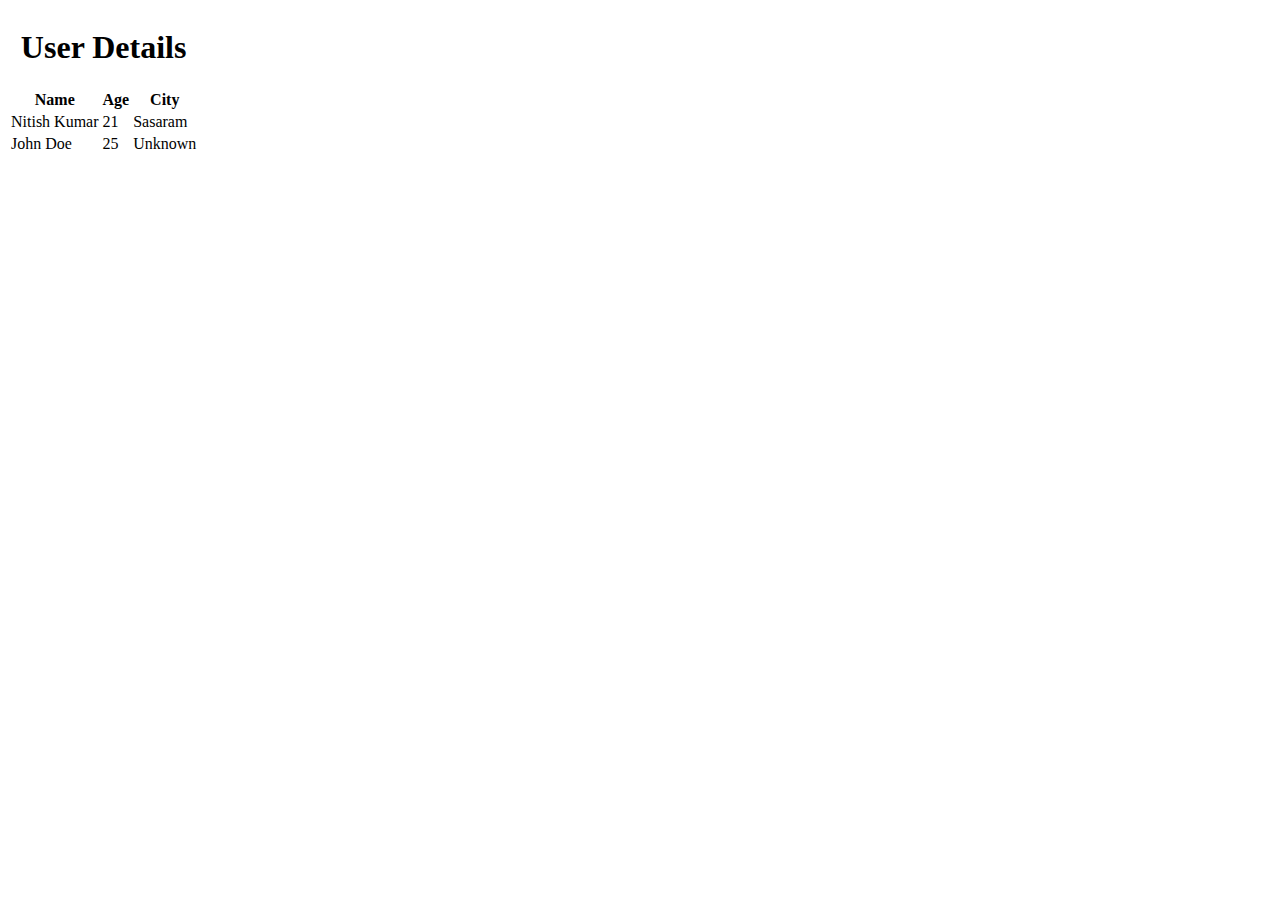
<file: 8 August/table.html>
<!DOCTYPE html>
<html lang="en">

<head>
    <meta charset="UTF-8">
    <meta name="viewport" content="width=device-width, initial-scale=1.0">
    <title>Table</title>
</head>

<body>
    <div>
        <table>
            <caption>
                <h1>User Details</h1>
            </caption>
            <thead>
                <tr>
                    <th scope="col">Name</th>
                    <th scope="col">Age</th>
                    <th scope="col">City</th>
                </tr>
            </thead>
            <tbody>
                <tr>
                    <td scope="row">Nitish Kumar</td>
                    <td scope="row">21</td>
                    <td scope="row">Sasaram</td>
                </tr>
                <tr>
                    <td scope="row">John Doe</td>
                    <td scope="row">25</td>
                    <td scope="row">Unknown</td>
                </tr>
            </tbody>
        </table>
    </div>
</body>

</html>
</file>
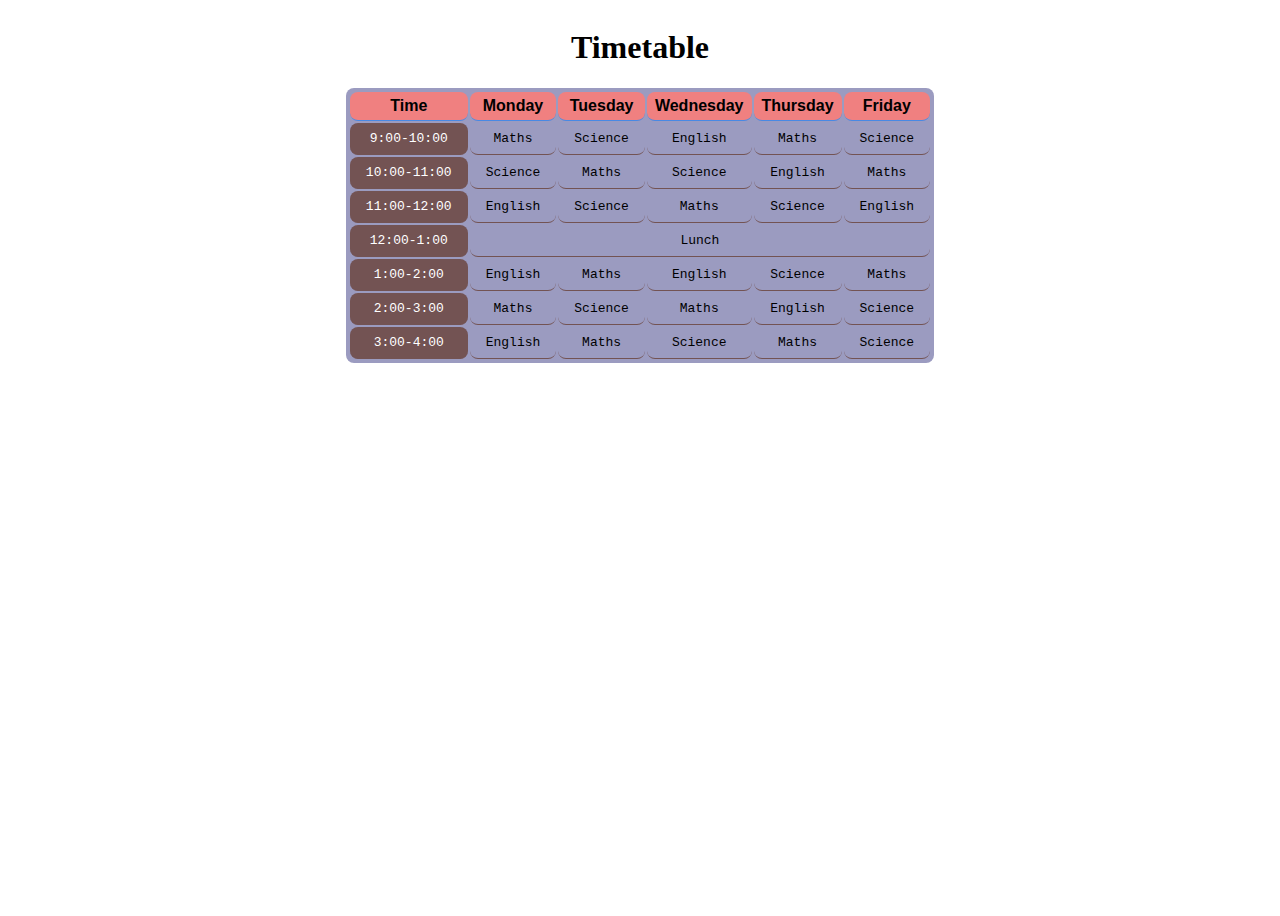
<file: 8 August/timetable.html>
<!DOCTYPE html>
<html lang="en">

<head>
    <meta charset="UTF-8">
    <meta name="viewport" content="width=device-width, initial-scale=1.0">
    <title>Timetable</title>
</head>

<style>
    .table__body {
        height: 100vh;
    }

    .table__body > table {
        background: rgb(155, 155, 192);
        padding: 2px;
        border-radius: 8px;
    }

    .table__body table tr th {
        background: lightcoral;
        color: black;
        padding: 5px 8px;
        font-family: 'Gill Sans', 'Gill Sans MT', Calibri, 'Trebuchet MS', sans-serif;
        border-bottom: 1px solid rgb(72, 137, 228);
        border-radius: 8px;
    }

    .table__body table tr td {
        padding: 8px 16px;
        font-family: monospace;
        border-radius: 8px;
        border-bottom: 1px solid rgb(115, 83, 83);
    }

    .table__body .time {
        background: rgb(115, 83, 83);
        color: #fff;
    }
</style>

<body>
    <div class="table__body">
        <table align="center">
            <caption>
                <h1>Timetable</h1>
            </caption>
            <thead>
                <tr>
                    <th colspan="2">Time</th>
                    <th bgcolor="green">Monday</th>
                    <th bgcolor="green">Tuesday</th>
                    <th bgcolor="green">Wednesday</th>
                    <th bgcolor="green">Thursday</th>
                    <th bgcolor="green">Friday</th>
                </tr>
            </thead>
            <tbody>
                <tr align="center">
                    <td class="time" colspan="2">9:00-10:00</td>
                    <td>Maths</td>
                    <td>Science</td>
                    <td>English</td>
                    <td>Maths</td>
                    <td>Science</td>
                </tr>
                <tr align="center">
                    <td class="time" id="time" colspan="2">10:00-11:00</td>
                    <td>Science</td>
                    <td>Maths</td>
                    <td>Science</td>
                    <td>English</td>
                    <td>Maths</td>
                </tr>
                <tr align="center">
                    <td class="time" colspan="2">11:00-12:00</td>
                    <td>English</td>
                    <td>Science</td>
                    <td>Maths</td>
                    <td>Science</td>
                    <td>English</td>
                </tr>
                <tr align="center">
                    <td class="time" colspan="2">12:00-1:00</td>
                    <td colspan="5">Lunch</td>
                </tr>
                <tr align="center">
                    <td class="time" colspan="2">1:00-2:00</td>
                    <td>English</td>
                    <td>Maths</td>
                    <td>English</td>
                    <td>Science</td>
                    <td>Maths</td>
                </tr>
                <tr align="center">
                    <td class="time" colspan="2">2:00-3:00</td>
                    <td>Maths</td>
                    <td>Science</td>
                    <td>Maths</td>
                    <td>English</td>
                    <td>Science</td>
                </tr>
                <tr align="center">
                    <td class="time" colspan="2">3:00-4:00</td>
                    <td>English</td>
                    <td>Maths</td>
                    <td>Science</td>
                    <td>Maths</td>
                    <td>Science</td>
                </tr>
            </tbody>
        </table>
    </div>
</body>

</html>
</file>
<file: 12 August/public/style.css>
body{
    background: black;
    background: linear-gradient(to right,#000, #303131, #000);
}
.container{
    display: flex;
    justify-content: center;
    align-items: center;
    flex-direction: column;
    width: fit-content;
    border-radius: 2rem;
    padding: 2rem;
    background: linear-gradient(to right,#000, #303131, #000);
    margin: 5rem auto;
    text-transform: uppercase;
}
input{
    width: 300px;
    padding: 5px;
    border-radius: 0.5rem;
    text-align: right;
    outline: none;
    border: none;
}
button{
    width: 60px;
    height: 50px;
    margin: 8px;
}
h4{
    font-size: 2rem;
    font-family:monospace;
}
p{
    color: yellow;
}
</file>
